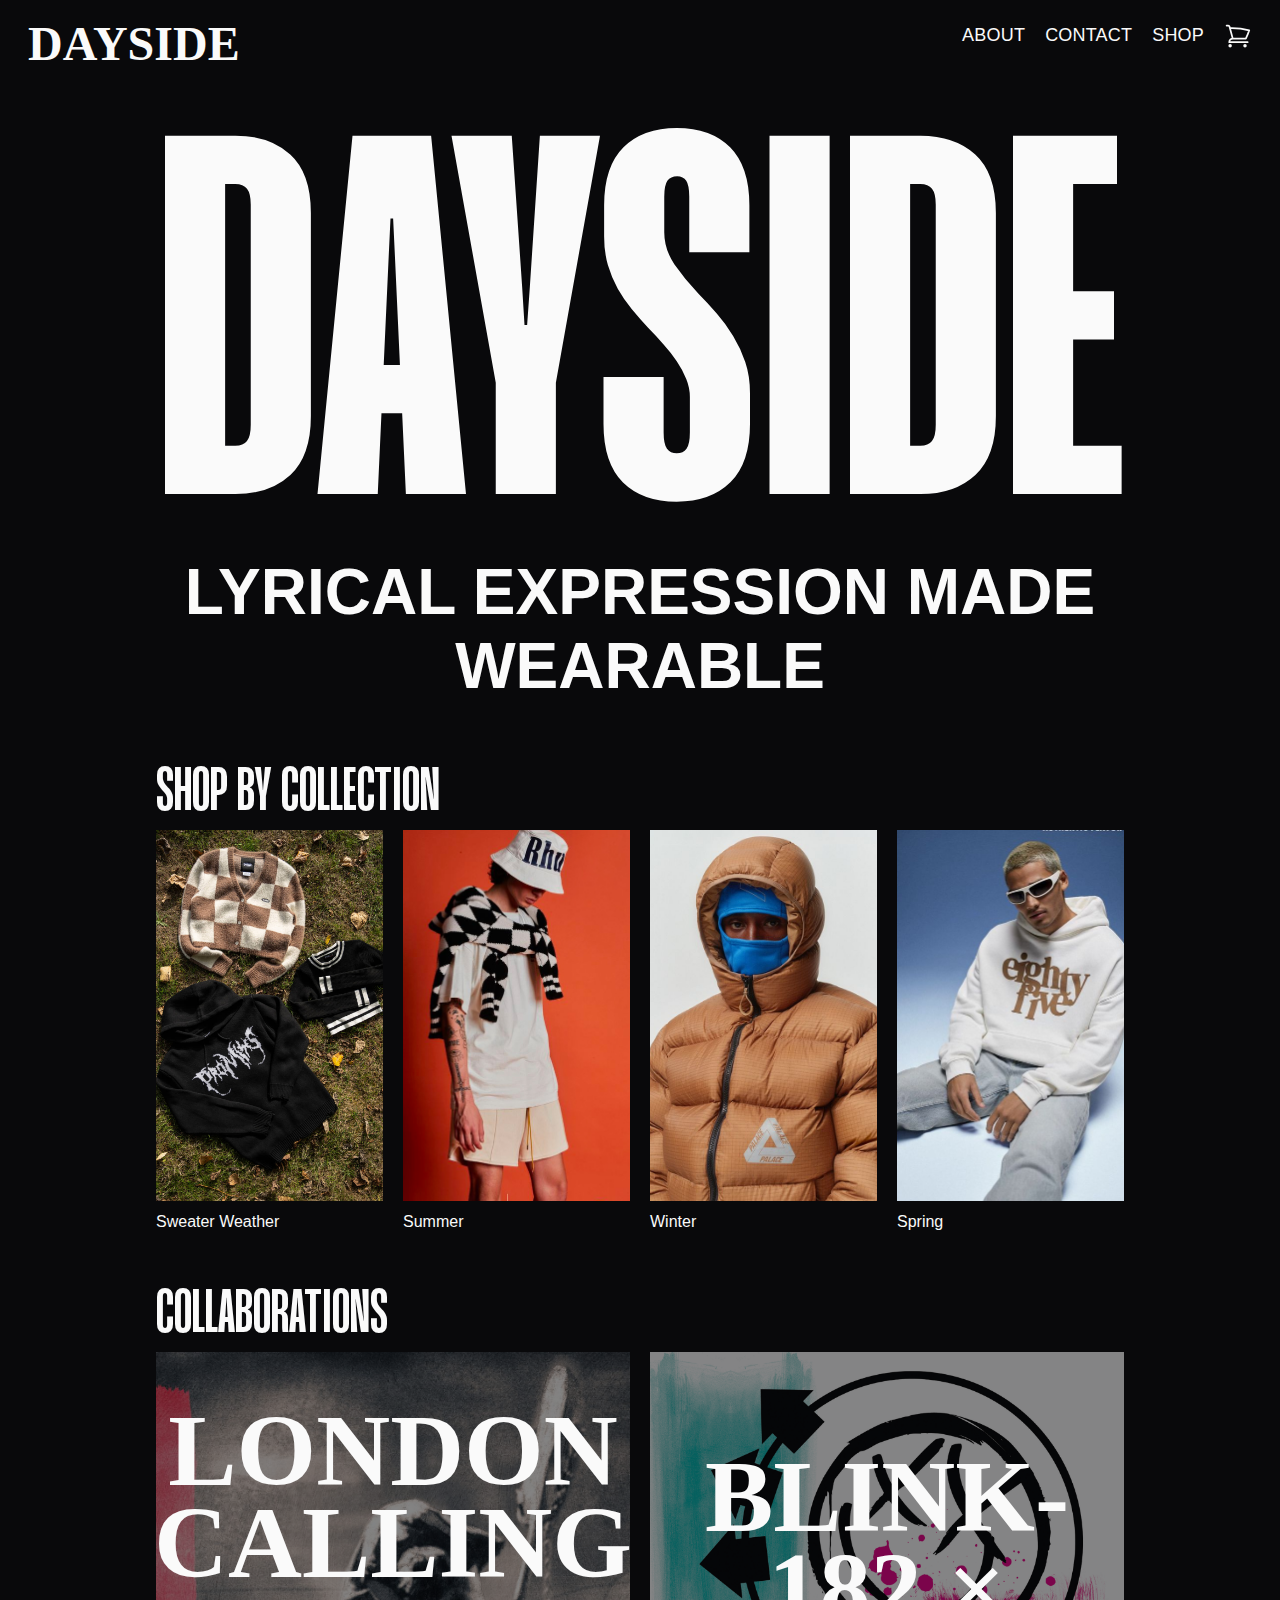
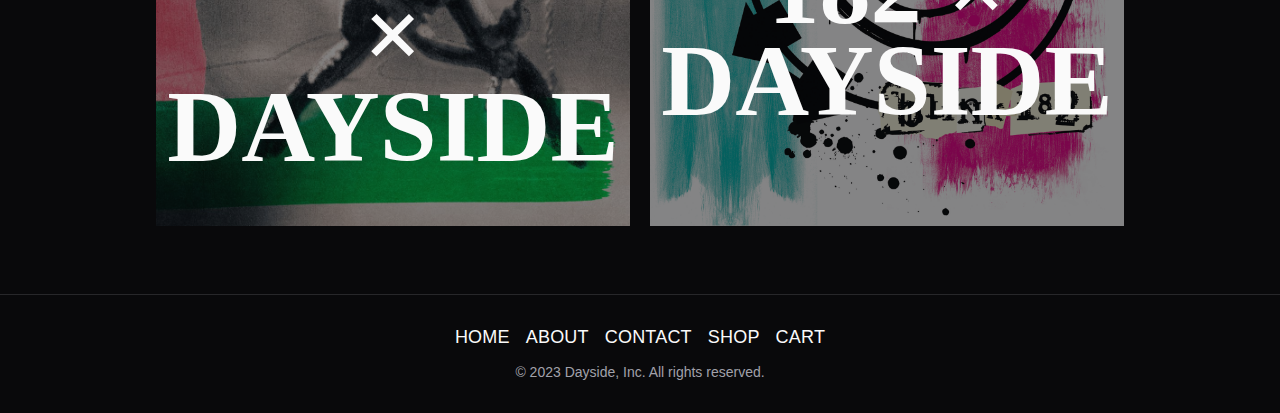
<file: index.html>
<!DOCTYPE html>
<html lang="en">
  <head>
    <meta charset="UTF-8" />
    <meta name="viewport" content="width=device-width, initial-scale=1.0" />
    <title>Dayside</title>

    <link rel="stylesheet" type="text/css" href="./css/normalize.css" />
    <link rel="stylesheet" type="text/css" href="./css/main.css" />
    <link rel="stylesheet" type="text/css" href="./css/font.css" />
    <link rel="stylesheet" type="text/css" href="./css/pages/landing.css" />
    <link rel="stylesheet" type="text/css" href="./css/navbar.css" />

    <script src="js/nav.js" defer></script>
  </head>
  <body>
    <header class="primary-header flex">
      <span class="justify-start"
        ><a class="logo" href="index.html">Dayside</a></span
      >

      <button class="mobile-nav-toggle" aria-label="navigation"></button>

      <nav>
        <ul data-visible="false" class="primary-nav">
          <li><a href="about.html">About</a></li>
          <li><a href="contact.html">Contact</a></li>
          <li><a href="shop.html">Shop</a></li>
          <li>
            <a href="cart.html" aria-label="Cart"
              ><svg
                xmlns="http://www.w3.org/2000/svg"
                fill="none"
                viewBox="0 0 24 24"
                stroke-width="1.5"
                stroke="currentColor"
                class="w-6 h-6"
              >
                <path
                  stroke-linecap="round"
                  stroke-linejoin="round"
                  d="M2.25 3h1.386c.51 0 .955.343 1.087.835l.383 1.437M7.5 14.25a3 3 0 00-3 3h15.75m-12.75-3h11.218c1.121-2.3 2.1-4.684 2.924-7.138a60.114 60.114 0 00-16.536-1.84M7.5 14.25L5.106 5.272M6 20.25a.75.75 0 11-1.5 0 .75.75 0 011.5 0zm12.75 0a.75.75 0 11-1.5 0 .75.75 0 011.5 0z"
                />
              </svg>
            </a>
          </li>
        </ul>
      </nav>
    </header>

    <main>
      <div class="hero">
        <h1 class="large-title">Dayside</h1>
        <span class="small-header">Lyrical expression made wearable</span>
      </div>

      <section class="collections">
        <h2 class="title-2">Shop by collection</h2>

        <div class="collection-grid">
          <a href="shop.html">
            <figure class="collection-item">
              <img src="img/sweaters.jpg" alt="" />
              <figcaption>Sweater Weather</figcaption>
            </figure>
          </a>

          <a href="shop.html">
            <figure class="collection-item">
              <img src="img/summer.jpg" alt="" />
              <figcaption>Summer</figcaption>
            </figure>
          </a>

          <a href="shop.html">
            <figure class="collection-item">
              <img src="img/product3.jpeg" alt="" />
              <figcaption>Winter</figcaption>
            </figure>
          </a>

          <a href="shop.html">
            <figure class="collection-item">
              <img src="img/product2.jpeg" alt="" />
              <figcaption>Spring</figcaption>
            </figure>
          </a>
        </div>
      </section>

      <section class="collaborations">
        <h2 class="title-2">Collaborations</h2>
        <div class="collab-grid">
          <div class="collab-photo">
            <a href="shop.html">
              <img
                src="img/LondonCalling.jpeg"
                alt="The Clash, London Calling, Album cover "
              />
              <div class="photo-text">London Calling × Dayside</div></a
            >
          </div>

          <div class="collab-photo">
            <a href="shop.html">
              <img
                src="img/blink.jpg"
                alt="Blink-182,self-titled Album, Album cover "
              />

              <div class="photo-text">Blink-182 × Dayside</div></a
            >
          </div>
        </div>
      </section>
    </main>
    <footer>
      <nav class="links">
        <a href="./index.html">Home</a>
        <a href="./about.html">About</a>
        <a href="./contact.html">Contact</a>
        <a href="./shop.html">Shop</a>
        <a href="./cart.html">Cart</a>
      </nav>
      <div class="socials"></div>
      <small>© 2023 Dayside, Inc. All rights reserved.</small>
    </footer>
  </body>
</html>
</file>
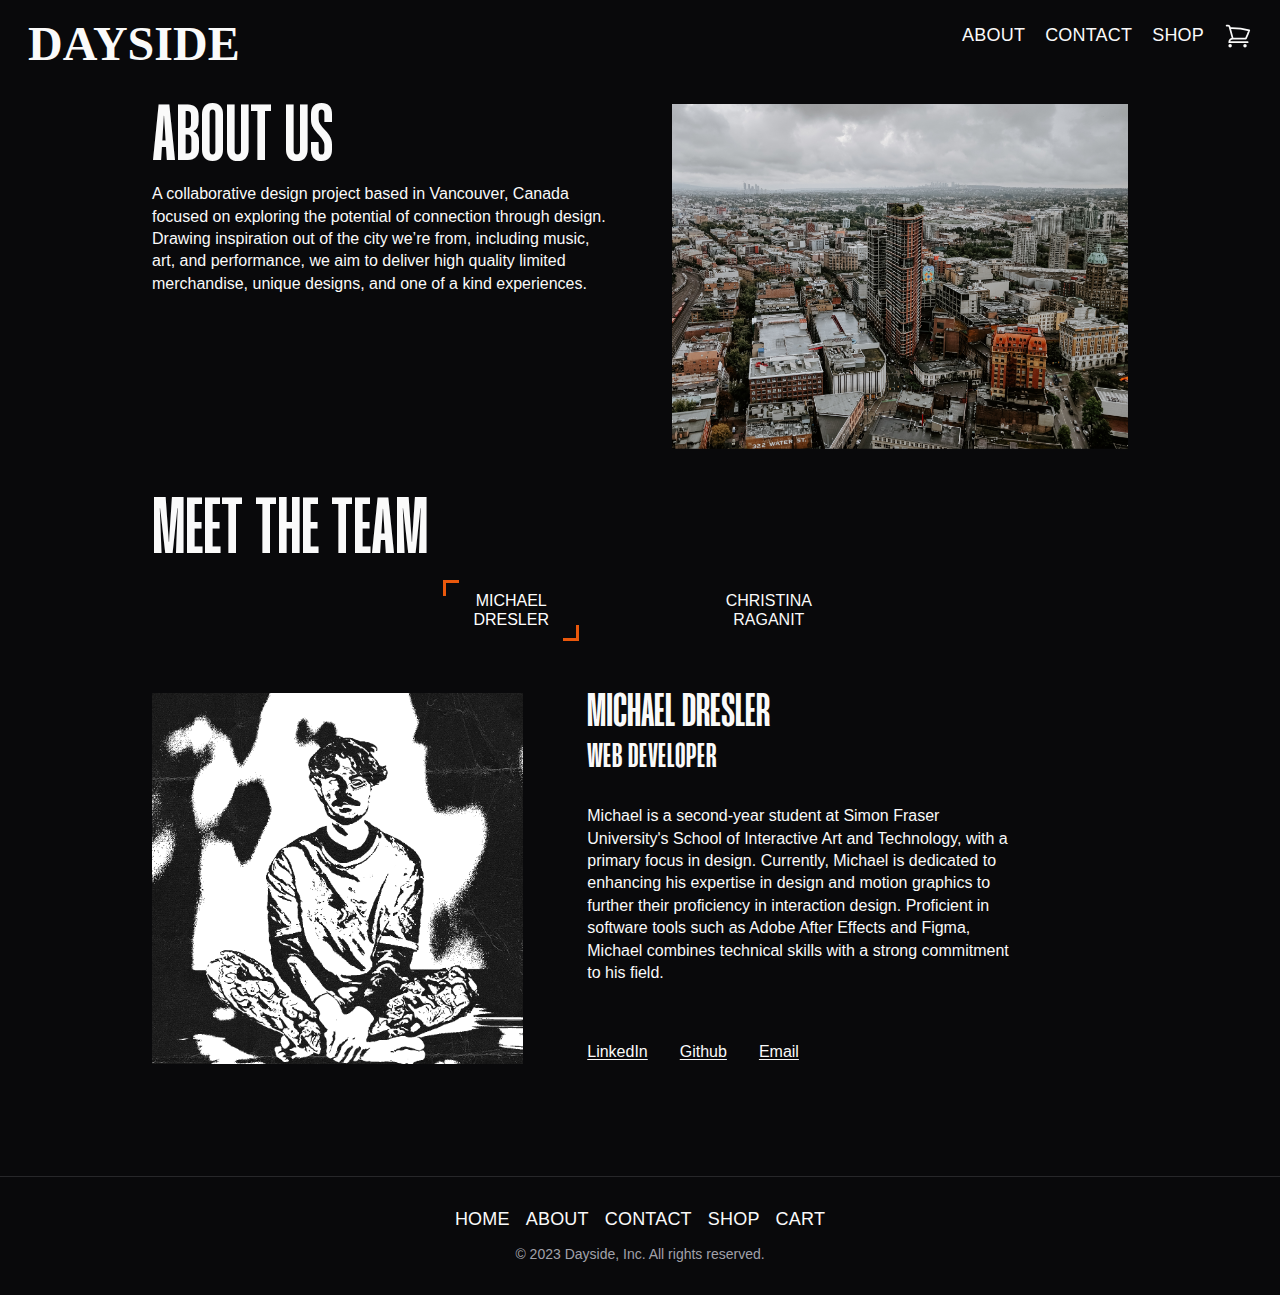
<file: about.html>
<!DOCTYPE html>
<html lang="en">
  <head>
    <meta charset="UTF-8" />
    <meta name="viewport" content="width=device-width, initial-scale=1.0" />
    <title>About</title>

    <link rel="stylesheet" type="text/css" href="./css/normalize.css" />
    <link rel="stylesheet" type="text/css" href="./css/main.css" />
    <link rel="stylesheet" type="text/css" href="./css/font.css" />
    <link rel="stylesheet" type="text/css" href="./css/pages/about.css" />
    <link rel="stylesheet" type="text/css" href="./css/navbar.css" />

    <script src="./js/nav.js" defer></script>
    <script src="./js/about.js" defer></script>
  </head>
  <body>
    <header class="primary-header flex">
      <span class="justify-start"
        ><a class="logo" href="index.html">Dayside</a></span
      >

      <button class="mobile-nav-toggle" aria-label="navigation"></button>
   

      <nav>
        <ul data-visible="false" class="primary-nav">
          <li><a href="about.html">About</a></li>
          <li><a href="contact.html">Contact</a></li>
          <li><a href="shop.html">Shop</a></li>
          <li>
            <a href="cart.html"
              ><svg
                xmlns="http://www.w3.org/2000/svg"
                fill="none"
                viewBox="0 0 24 24"
                stroke-width="1.5"
                stroke="currentColor"
                class="w-6 h-6"
              >
                <path
                  stroke-linecap="round"
                  stroke-linejoin="round"
                  d="M2.25 3h1.386c.51 0 .955.343 1.087.835l.383 1.437M7.5 14.25a3 3 0 00-3 3h15.75m-12.75-3h11.218c1.121-2.3 2.1-4.684 2.924-7.138a60.114 60.114 0 00-16.536-1.84M7.5 14.25L5.106 5.272M6 20.25a.75.75 0 11-1.5 0 .75.75 0 011.5 0zm12.75 0a.75.75 0 11-1.5 0 .75.75 0 011.5 0z"
                />
              </svg>
            </a>
          </li>
        </ul>
      </nav>
    </header>

    <main>
      <section class="about">
        <div class="content">
          <h1 class="title-1">About us</h1>
          <p>
            A collaborative design project based in Vancouver, Canada focused on
            exploring the potential of connection through design. Drawing
            inspiration out of the city we’re from, including music, art, and
            performance, we aim to deliver high quality limited merchandise,
            unique designs, and one of a kind experiences.
          </p>
        </div>
        <div class="about-photo">
          <img
            width="871"
            height="654"
            src="img/gastown.jpg"
            srcset="
              img/gastown-1741.png 1741w,
              img/gastown-870.png   870w,
              img/gastown.jpg      3482w
            "
            alt="Picture of Gastown, Vancouver"
          />
        </div>
      </section>

      <section class="team">
        <div>
          <h2 class="title-1">Meet the Team</h2>
        </div>

        <div id="buttons" class="dev-buttons">
          <a class="button-name active" id="btn-michael" tabindex="0"></button>
            <span>Michael</span><span>Dresler</span>
            <div class="is tl"></div> 
            <div class="is br"></div>
          </a>
          <a class="button-name" id="btn-christina" tabindex="0">
            <span>Christina</span><span>Raganit</span>
            <div class="is tl"></div>
            <div class="is br"></div>
          </a>
        </div>
        <div class="dev-container">
          <div class="developer" id="michael-bio">
            <div class="dev-name">
              <h3 class="title-3">
                <span>Michael Dresler</span>
              </h3>
              <span class="title-4">Web developer</span>
            </div>
            <div class="dev-photo">
              <img
                src="img/Michael.png"
                width="540"
                height="847"
                srcset="img/Michael.png 1080w, img/Michael500.png 540w"
                alt="Picture of Michael"
              />
            </div>

            <div class="dev-bio">
              <p>
                Michael is a second-year student at Simon Fraser University's
                School of Interactive Art and Technology, with a primary focus
                in design. Currently, Michael is dedicated to enhancing his
                expertise in design and motion graphics to further their
                proficiency in interaction design. Proficient in software tools
                such as Adobe After Effects and Figma, Michael combines
                technical skills with a strong commitment to his field.
              </p>
            </div>

            <div class="dev-contact">
              <ul>
                <li>
                  <a
                    href="https://www.linkedin.com/in/michael-dresler-610146200/"
                    >LinkedIn</a
                  >
                </li>
                <li><a href="https://github.com/michaeldresler">Github</a></li>
                <li><a href="mailto:michaeldresler@hotmail.com">Email</a></li>
              </ul>
            </div>
          </div>

          <div class="developer hide" id="christina-bio">
            <div class="dev-name">
              <h3 class="title-3">
                <span>Christina Raganit</span>
              </h3>
              <span class="title-4">Web developer</span>
            </div>
            <div class="dev-photo">
              <img
                src="img/christina.png"
                width="825"
                height="817"
                srcset="img/christina.png 1649w, img/christina800.png 825w"
                alt="Picture of Christina"
              />
            </div>

            <div class="dev-bio">
              <p>
                A second-year student at Simon Fraser University's School of
                Interactive Art and Technology, Christina is immersed in the
                realm of design. Her concentration lies in design and she is
                committed to expanding her expertise in these areas. Proficient
                in software tools photoshop, Figma, VS Code and more. Notably,
                Christina is distinguished by her competitive spirit,
                consistently striving to clinch victories in hackathons, a
                testament to her unwavering determination and commitment to
                success.
              </p>
            </div>

            <div class="dev-contact">
              <ul>
                <li>
                  <a href="https://www.linkedin.com/in/christinaraganit/"
                    >LinkedIn</a
                  >
                </li>
                <li>
                  <a href="https://github.com/christinaraganit">Github</a>
                </li>
                <li><a href="mailto:christinaraganit@gmail.com">Email</a></li>
              </ul>
            </div>
          </div>
          <noscript>
            <div class="developer no-script">
              <div class="dev-name">
                <h2 class="title-1">
                  <span>Christina</span>
                  <span>Raganit</span>
                </h2>
                <span class="title-4">web developer</span>
              </div>
              <div class="dev-photo">
                <img
                  src="img/christina.png"
                  width="825"
                  height="817"
                  srcset="img/christina.png 1649w, img/christina800.png 825w"
                  alt="Picture of Christina"
                />
              </div>

              <div class="dev-bio">
                <p>
                  A second-year student at Simon Fraser University's School of
                  Interactive Art and Technology, Christina is immersed in the
                  realm of design. Her concentration lies in design and she is
                  committed to expanding her expertise in these areas.
                  Proficient in software tools photoshop, Figma, VS Code and
                  more. Notably, Christina is distinguished by her competitive
                  spirit, consistently striving to clinch victories in
                  hackathons, a testament to her unwavering determination and
                  commitment to success.
                </p>
              </div>

              <div class="dev-contact">
                <ul>
                  <li>
                    <a href="https://www.linkedin.com/in/christinaraganit/"
                      >LinkedIn</a
                    >
                  </li>
                  <li>
                    <a href="https://github.com/christinaraganit">Github</a>
                  </li>
                  <li><a href="mailto:christinaraganit@gmail.com">Email</a></li>
                </ul>
              </div>
            </div>
          </noscript>
        </div>
      </section>
    </main>
    <footer>
      <nav class="links">
        <a href="./index.html">Home</a>
        <a href="./about.html">About</a>
        <a href="./contact.html">Contact</a>
        <a href="./shop.html">Shop</a>
        <a href="./cart.html">Cart</a>
      </nav>
      <div class="socials"></div>
      <small>© 2023 Dayside, Inc. All rights reserved.</small>
    </footer>
  </body>
</html>
</file>
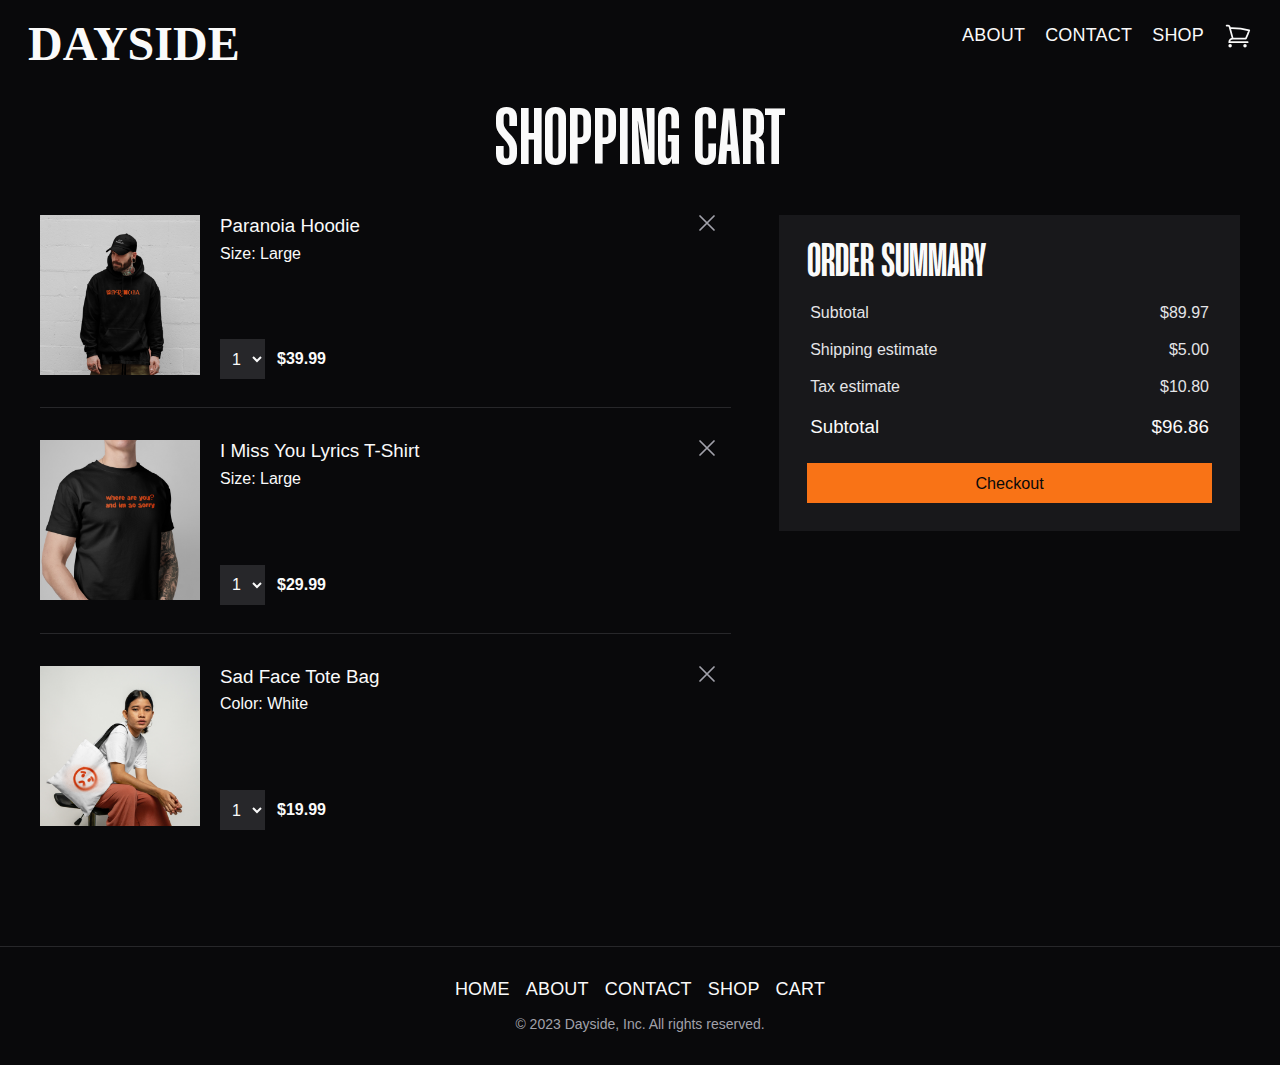
<file: cart.html>
<!DOCTYPE html>
<html lang="en">
  <head>
    <meta charset="UTF-8" />
    <meta name="viewport" content="width=device-width, initial-scale=1.0" />
    <title>Shopping Cart</title>

    <link rel="stylesheet" type="text/css" href="./css/normalize.css" />
    <link rel="stylesheet" type="text/css" href="./css/main.css" />
    <link rel="stylesheet" type="text/css" href="./css/font.css" />
    <link rel="stylesheet" type="text/css" href="./css/pages/cart.css" />
    <link
      rel="stylesheet"
      type="text/css"
      href="./css/components/product.css"
    />
    <link rel="stylesheet" type="text/css" href="./css/navbar.css" />
    <script src="./js/nav.js" defer></script>
  </head>

  <body>
    <header class="primary-header flex">
      <span class="justify-start"
        ><a class="logo" href="index.html">Dayside</a></span
      >

      <button class="mobile-nav-toggle" aria-label="navigation"></button>

      <nav>
        <ul data-visible="false" class="primary-nav">
          <li><a href="about.html">About</a></li>
          <li><a href="contact.html">Contact</a></li>
          <li><a href="shop.html">Shop</a></li>
          <li>
            <a href="cart.html" aria-label="Cart"
              ><svg
                xmlns="http://www.w3.org/2000/svg"
                fill="none"
                viewBox="0 0 24 24"
                stroke-width="1.5"
                stroke="currentColor"
                class="w-6 h-6"
              >
                <path
                  stroke-linecap="round"
                  stroke-linejoin="round"
                  d="M2.25 3h1.386c.51 0 .955.343 1.087.835l.383 1.437M7.5 14.25a3 3 0 00-3 3h15.75m-12.75-3h11.218c1.121-2.3 2.1-4.684 2.924-7.138a60.114 60.114 0 00-16.536-1.84M7.5 14.25L5.106 5.272M6 20.25a.75.75 0 11-1.5 0 .75.75 0 011.5 0zm12.75 0a.75.75 0 11-1.5 0 .75.75 0 011.5 0z"
                />
              </svg>
            </a>
          </li>
        </ul>
      </nav>
    </header>

    <main>
      <h1 class="title-1">Shopping Cart</h1>
      <section id="content">
        <section id="order-summary">
          <h2 class="title-3">Order summary</h2>

          <table>
            <tr>
              <td>Subtotal</td>
              <td>$89.97</td>
            </tr>
            <tr>
              <td>Shipping estimate</td>
              <td>$5.00</td>
            </tr>
            <tr>
              <td>Tax estimate</td>
              <td>$10.80</td>
            </tr>
            <tr>
              <td class="headline">Subtotal</td>
              <td class="headline">$96.86</td>
            </tr>
          </table>
          <a href="checkout.html" class="primary">Checkout</a>
        </section>

        <section id="products">
          <section class="product">
            <div class="product-img">
              <img
                src="img/paranoia-hoodie.png"
                alt="Paranoia Hoodie"
                height="1080"
                width="1080"
              />
            </div>

            <div class="product-info">
              <div class="product-details">
                <div>
                  <h3 class="headline">Paranoia Hoodie</h3>
                  <span>Size: Large</span>
                </div>
                <div class="price-qty-info">
                  <select class="number-dropdown" aria-label="Quantity">
                    <option value="1">1</option>
                    <option value="2">2</option>
                    <option value="3">3</option>
                    <option value="3">4</option>
                  </select>
                  <strong>$39.99</strong>
                </div>
              </div>
              <button class="icon-button tertiary" aria-label="Close">
                <svg
                  xmlns="http://www.w3.org/2000/svg"
                  fill="none"
                  viewBox="0 0 24 24"
                  stroke-width="1.5"
                  stroke="currentColor"
                >
                  <path
                    stroke-linecap="round"
                    stroke-linejoin="round"
                    d="M6 18L18 6M6 6l12 12"
                  />
                </svg>
              </button>
            </div>
          </section>

          <section class="product">
            <div class="product-img">
              <img
                src="img/i-miss-you-lyrics-shirt.png"
                alt="I Miss You Lyrics T-Shirt"
                height="1080"
                width="1080"
              />
            </div>

            <div class="product-info">
              <div class="product-details">
                <div>
                  <h3 class="headline">I Miss You Lyrics T-Shirt</h3>
                  <span>Size: Large</span>
                </div>
                <div class="price-qty-info">
                  <select class="number-dropdown" aria-label="Quantity">
                    <option value="1">1</option>
                    <option value="2">2</option>
                    <option value="3">3</option>
                    <option value="3">4</option>
                  </select>
                  <strong>$29.99</strong>
                </div>
              </div>
              <button class="icon-button tertiary" aria-label="Close">
                <svg
                  xmlns="http://www.w3.org/2000/svg"
                  fill="none"
                  viewBox="0 0 24 24"
                  stroke-width="1.5"
                  stroke="currentColor"
                >
                  <path
                    stroke-linecap="round"
                    stroke-linejoin="round"
                    d="M6 18L18 6M6 6l12 12"
                  />
                </svg>
              </button>
            </div>
          </section>

          <section class="product">
            <div class="product-img">
              <img
                src="img/sad-face-tote-bag.png"
                alt="Sad Face Tote Bag"
                height="1080"
                width="1080"
              />
            </div>

            <div class="product-info">
              <div class="product-details">
                <div>
                  <h3 class="headline">Sad Face Tote Bag</h3>
                  <span>Color: White</span>
                </div>
                <div class="price-qty-info">
                  <select class="number-dropdown" aria-label="Quantity">
                    <option value="1">1</option>
                    <option value="2">2</option>
                    <option value="3">3</option>
                    <option value="3">4</option>
                  </select>
                  <strong>$19.99</strong>
                </div>
              </div>
              <button class="icon-button tertiary" aria-label="Close">
                <svg
                  xmlns="http://www.w3.org/2000/svg"
                  fill="none"
                  viewBox="0 0 24 24"
                  stroke-width="1.5"
                  stroke="currentColor"
                >
                  <path
                    stroke-linecap="round"
                    stroke-linejoin="round"
                    d="M6 18L18 6M6 6l12 12"
                  />
                </svg>
              </button>
            </div>
          </section>
        </section>
      </section>
    </main>
    <footer>
      <nav class="links">
        <a href="./index.html">Home</a>
        <a href="./about.html">About</a>
        <a href="./contact.html">Contact</a>
        <a href="./shop.html">Shop</a>
        <a href="./cart.html">Cart</a>
      </nav>
      <div class="socials"></div>
      <small>© 2023 Dayside, Inc. All rights reserved.</small>
    </footer>
  </body>
</html>
</file>
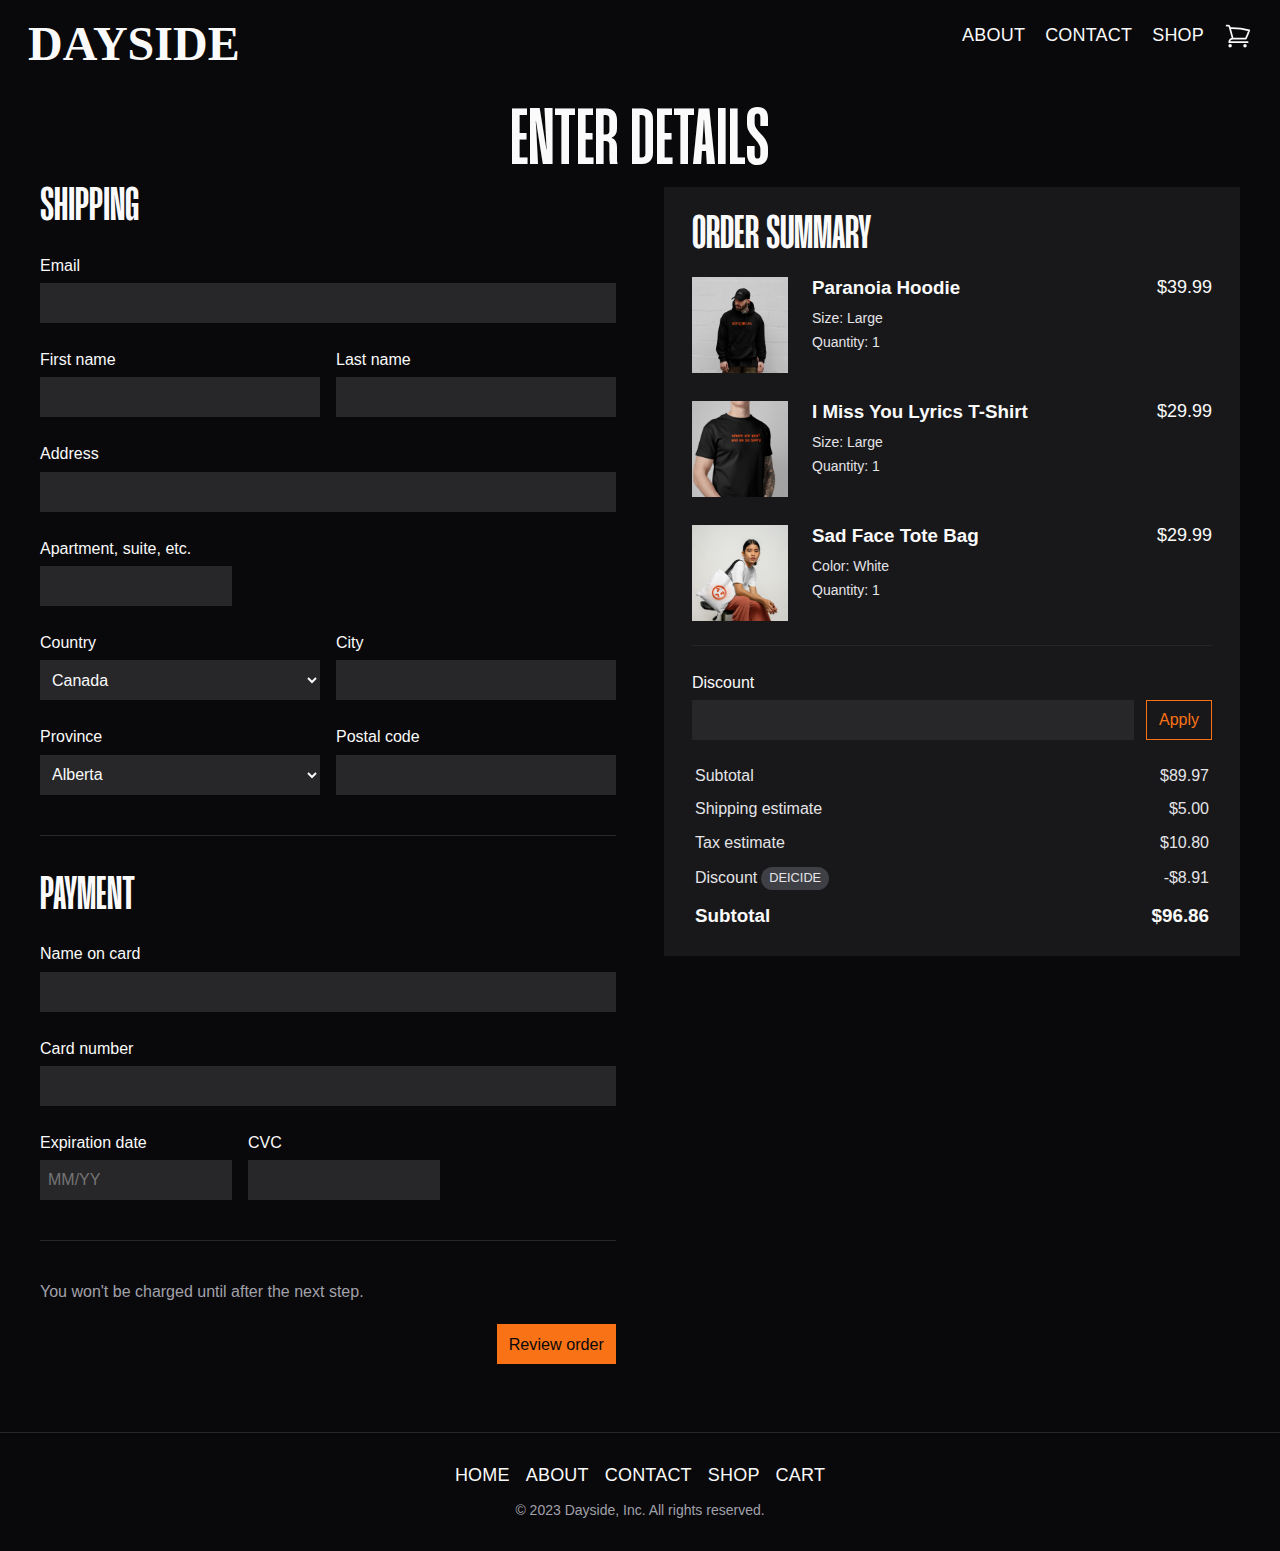
<file: checkout.html>
<!DOCTYPE html>
<html lang="en">
  <head>
    <meta charset="UTF-8" />
    <meta name="viewport" content="width=device-width, initial-scale=1.0" />
    <title>Checkout</title>

    <link rel="stylesheet" type="text/css" href="./css/normalize.css" />
    <link rel="stylesheet" type="text/css" href="./css/main.css" />
    <link rel="stylesheet" type="text/css" href="./css/font.css" />
    <link rel="stylesheet" type="text/css" href="./css/pages/checkout2.css" />
    <link rel="stylesheet" type="text/css" href="./css/navbar.css" />
    <script src="./js/nav.js" defer></script>
  </head>

  <body>
    <header class="primary-header flex">
      <span class="justify-start"
        ><a class="logo" href="index.html">Dayside</a></span
      >

      <button class="mobile-nav-toggle" aria-label="navigation"></button>

      <nav>
        <ul data-visible="false" class="primary-nav">
          <li><a href="about.html">About</a></li>
          <li><a href="contact.html">Contact</a></li>
          <li><a href="shop.html">Shop</a></li>
          <li>
            <a href="cart.html" aria-label="Cart">
              <svg
                xmlns="http://www.w3.org/2000/svg"
                fill="none"
                viewBox="0 0 24 24"
                stroke-width="1.5"
                stroke="currentColor"
              >
                <path
                  stroke-linecap="round"
                  stroke-linejoin="round"
                  d="M2.25 3h1.386c.51 0 .955.343 1.087.835l.383 1.437M7.5 14.25a3 3 0 00-3 3h15.75m-12.75-3h11.218c1.121-2.3 2.1-4.684 2.924-7.138a60.114 60.114 0 00-16.536-1.84M7.5 14.25L5.106 5.272M6 20.25a.75.75 0 11-1.5 0 .75.75 0 011.5 0zm12.75 0a.75.75 0 11-1.5 0 .75.75 0 011.5 0z"
                />
              </svg>
            </a>
          </li>
        </ul>
      </nav>
    </header>

    <main>
      <h1 class="title-1">Enter details</h1>
      <section id="content">
        <section id="forms">
          <section class="form-group" id="shipping">
            <h2 class="title-3">Shipping</h2>
            <div class="input">
              <label for="email">Email</label>
              <input type="text" name="email" id="email" />
            </div>
            <div class="input-group-2-col">
              <div class="input">
                <label for="fname">First name</label>
                <input type="text" name="fname" id="fname" />
              </div>
              <div class="input">
                <label for="lname">Last name</label>
                <input type="text" name="lname" id="lname" />
              </div>
            </div>
            <div class="input">
              <label for="address">Address</label>
              <input type="text" name="address" id="address" />
            </div>
            <div class="input-group-3-col">
              <div class="input">
                <label for="apartment">Apartment, suite, etc.</label>
                <input type="text" name="apartment" id="apartment" />
              </div>
            </div>
            <div class="input-group-2-col">
              <div class="input">
                <label for="country">Country</label>
                <select id="country" name="country">
                  <option value="canada">Canada</option>
                  <option value="us">United States</option>
                  <option value="mexico">Mexico</option>
                </select>
              </div>
              <div class="input">
                <label for="city">City</label>
                <input type="text" name="city" id="city" />
              </div>
            </div>
            <div class="input-group-2-col">
              <div class="input">
                <label for="province">Province</label>
                <select id="province" name="province">
                  <option value="alberta">Alberta</option>
                  <option value="british-columbia">British Columbia</option>
                  <option value="manitoba">Manitoba</option>
                  <option value="new-brunswick">New Brunswick</option>
                  <option value="newfoundland-and-labrador">
                    Newfoundland and Labrador
                  </option>
                  <option value="northwest-territories">
                    Northwest Territories
                  </option>
                  <option value="nova-scotia">Nova Scotia</option>
                  <option value="nunavut">Nunavut</option>
                  <option value="ontario">Ontario</option>
                  <option value="prince-edward-island">
                    Prince Edward Island
                  </option>
                  <option value="quebec">Quebec</option>
                  <option value="saskatchewan">Saskatchewan</option>
                  <option value="yukon">Yukon</option>
                </select>
              </div>
              <div class="input">
                <label for="postal-code">Postal code</label>
                <input type="text" name="postal-code" id="postal-code" />
              </div>
            </div>
          </section>
          <section class="form-group" id="payment">
            <h2 class="title-3">Payment</h2>
            <div class="input">
              <label for="name-on-card">Name on card</label>
              <input type="text" name="name-on-card" id="name-on-card" />
            </div>
            <div class="input">
              <label for="card-number">Card number</label>
              <input type="number" name="card-number" id="card-number" />
            </div>
            <div class="input-group-3-col">
              <div class="input">
                <label for="expiration-date">Expiration date</label>
                <input
                  type="number"
                  name="expiration-date"
                  id="expiration-date"
                  placeholder="MM/YY"
                />
              </div>
              <div class="input">
                <label for="cvc">CVC</label>
                <input type="number" name="cvc" id="cvc" />
              </div>
            </div>
          </section>
          <section id="next-step">
            <p class="disclaimer text-tertiary">
              You won't be charged until after the next step.
            </p>
            <a href="review-order.html" class="primary">Review order</a>
          </section>
        </section>
        <section id="order-summary">
          <h2 class="title-3">Order summary</h2>

          <section id="order-products">
            <section class="order-product">
              <img
                src="img/paranoia-hoodie.png"
                width="1080"
                height="1080"
                alt="Paranoia Hoodie"
              />
              <div class="order-product-info">
                <div class="order-product-details">
                  <div class="name-price">
                    <h3 class="headline"><strong>Paranoia Hoodie</strong></h3>
                    <span class="text-lg">$39.99</span>
                  </div>
                  <span class="caption-text">Size: Large</span>
                  <span class="caption-text">Quantity: 1</span>
                </div>
              </div>
            </section>

            <section class="order-product">
              <img
                src="img/i-miss-you-lyrics-shirt.png"
                width="1080"
                height="1080"
                alt="I Miss You Lyrics T-Shirt"
              />
              <div class="order-product-info">
                <div class="order-product-details">
                  <div class="name-price">
                    <h3 class="headline">
                      <strong>I Miss You Lyrics T-Shirt</strong>
                    </h3>
                    <span class="text-lg">$29.99</span>
                  </div>
                  <span class="caption-text">Size: Large</span>
                  <span class="caption-text">Quantity: 1</span>
                </div>
              </div>
            </section>

            <section class="order-product">
              <img
                src="img/sad-face-tote-bag.png"
                width="1080"
                height="1080"
                alt="Sad Face Tote Bag"
              />
              <div class="order-product-info">
                <div class="order-product-details">
                  <div class="name-price">
                    <h3 class="headline">
                      <strong>Sad Face Tote Bag</strong>
                    </h3>
                    <span class="text-lg">$29.99</span>
                  </div>
                  <span class="caption-text">Color: White</span>
                  <span class="caption-text">Quantity: 1</span>
                </div>
              </div>
            </section>
          </section>

          <section id="order-total">
            <div class="input-with-button">
              <label for="discount">Discount</label>
              <div class="input-and-button">
                <input type="text" name="discount" id="discount" />
                <button class="secondary">Apply</button>
              </div>
            </div>

            <table>
              <tr>
                <td>Subtotal</td>
                <td>$89.97</td>
              </tr>
              <tr>
                <td>Shipping estimate</td>
                <td>$5.00</td>
              </tr>
              <tr>
                <td>Tax estimate</td>
                <td>$10.80</td>
              </tr>
              <tr>
                <td class="td-flex">
                  Discount <span class="chip">Deicide</span>
                </td>
                <td>-$8.91</td>
              </tr>
              <tr>
                <td class="headline"><strong>Subtotal</strong></td>
                <td class="headline"><strong>$96.86</strong></td>
              </tr>
            </table>
          </section>

          <section id="next-step-desktop">
            <p class="disclaimer text-tertiary">
              You won't be charged until after the next step.
            </p>
            <a href="review-order.html" class="primary">Review order</a>
          </section>
        </section>
      </section>
    </main>
    <footer>
      <nav class="links">
        <a href="./index.html">Home</a>
        <a href="./about.html">About</a>
        <a href="./contact.html">Contact</a>
        <a href="./shop.html">Shop</a>
        <a href="./cart.html">Cart</a>
      </nav>
      <div class="socials"></div>
      <small>© 2023 Dayside, Inc. All rights reserved.</small>
    </footer>
  </body>
</html>
</file>
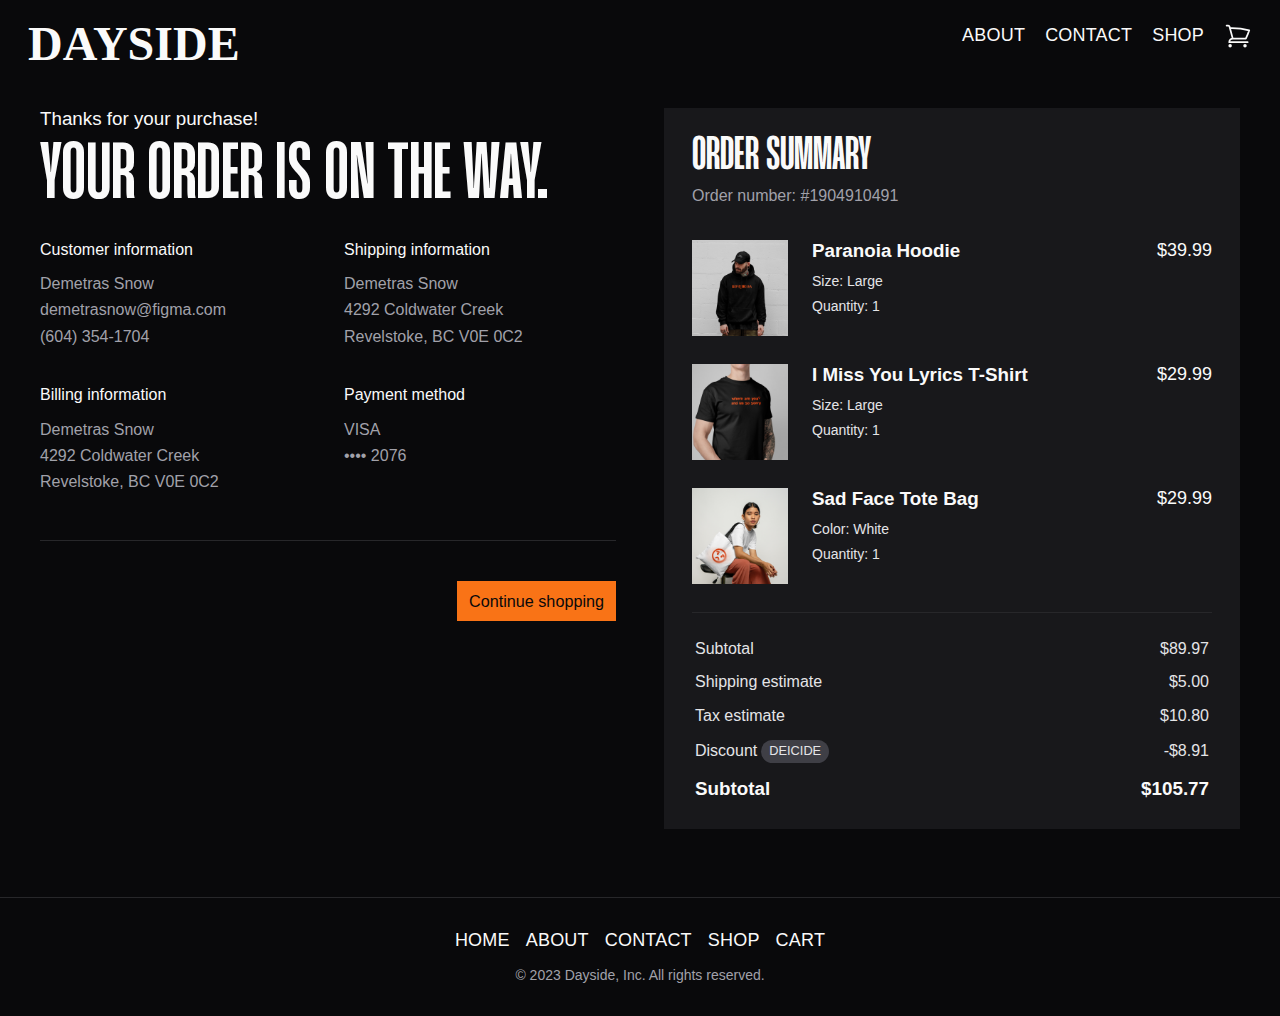
<file: confirmation.html>
<!DOCTYPE html>
<html lang="en">
  <head>
    <meta charset="UTF-8" />
    <meta name="viewport" content="width=device-width, initial-scale=1.0" />
    <title>Purchase Completed</title>

    <link rel="stylesheet" type="text/css" href="./css/normalize.css" />
    <link rel="stylesheet" type="text/css" href="./css/main.css" />
    <link rel="stylesheet" type="text/css" href="./css/font.css" />
    <link rel="stylesheet" type="text/css" href="./css/pages/checkout2.css" />
    <link
      rel="stylesheet"
      type="text/css"
      href="./css/pages/confirmation.css"
    />
    <link rel="stylesheet" type="text/css" href="./css/navbar.css" />
    <script src="./js/nav.js" defer></script>
  </head>

  <body>
    <header class="primary-header flex">
      <span class="justify-start"
        ><a class="logo" href="index.html">Dayside</a></span
      >

      <button class="mobile-nav-toggle" aria-label="navigation"></button>

      <nav>
        <ul data-visible="false" class="primary-nav">
          <li><a href="about.html">About</a></li>
          <li><a href="contact.html">Contact</a></li>
          <li><a href="shop.html">Shop</a></li>
          <li>
            <a href="cart.html" aria-label="Cart">
              <svg
                xmlns="http://www.w3.org/2000/svg"
                fill="none"
                viewBox="0 0 24 24"
                stroke-width="1.5"
                stroke="currentColor"
                class="w-6 h-6"
              >
                <path
                  stroke-linecap="round"
                  stroke-linejoin="round"
                  d="M2.25 3h1.386c.51 0 .955.343 1.087.835l.383 1.437M7.5 14.25a3 3 0 00-3 3h15.75m-12.75-3h11.218c1.121-2.3 2.1-4.684 2.924-7.138a60.114 60.114 0 00-16.536-1.84M7.5 14.25L5.106 5.272M6 20.25a.75.75 0 11-1.5 0 .75.75 0 011.5 0zm12.75 0a.75.75 0 11-1.5 0 .75.75 0 011.5 0z"
                />
              </svg>
            </a>
          </li>
        </ul>
      </nav>
    </header>

    <main id="confirmation">
      <section id="content">
        <section id="order-info">
          <h1>
            <span class="headline">Thanks for your purchase!</span>
            <span class="title-1">Your order is on the way.</span>
          </h1>
          <section id="customer-info">
            <div class="customer-detail">
              <h2 class="text-base headline">Customer information</h2>
              <span>Demetras Snow</span>
              <span>demetrasnow@figma.com</span>
              <span>(604) 354-1704</span>
            </div>
            <div class="customer-detail">
              <h2 class="text-base headline">Shipping information</h2>
              <span>Demetras Snow</span>
              <span>4292 Coldwater Creek</span>
              <span>Revelstoke, BC V0E 0C2</span>
            </div>
            <div class="customer-detail">
              <h2 class="text-base headline">Billing information</h2>
              <span>Demetras Snow</span>
              <span>4292 Coldwater Creek</span>
              <span>Revelstoke, BC V0E 0C2</span>
            </div>
            <div class="customer-detail">
              <h2 class="text-base headline">Payment method</h2>
              <span>VISA</span>
              <span>•••• 2076</span>
            </div>
          </section>
          <section id="next-step">
            <a href="shop.html" class="primary">Continue shopping</a>
          </section>
        </section>
        <section id="order-summary">
          <h2 class="title-3">Order summary</h2>
          <p class="text-tertiary">Order number: #1904910491</p>
          <section id="order-products">
            <section class="order-product">
              <img
                src="img/paranoia-hoodie.png"
                width="1080"
                height="1080"
                alt="Paranoia Hoodie"
              />
              <div class="order-product-info">
                <div class="order-product-details">
                  <div class="name-price">
                    <h3 class="headline"><strong>Paranoia Hoodie</strong></h3>
                    <span class="text-lg">$39.99</span>
                  </div>
                  <span class="caption-text">Size: Large</span>
                  <span class="caption-text">Quantity: 1</span>
                </div>
              </div>
            </section>

            <section class="order-product">
              <img
                src="img/i-miss-you-lyrics-shirt.png"
                width="1080"
                height="1080"
                alt="I Miss You Lyrics T-Shirt"
              />
              <div class="order-product-info">
                <div class="order-product-details">
                  <div class="name-price">
                    <h3 class="headline">
                      <strong>I Miss You Lyrics T-Shirt</strong>
                    </h3>
                    <span class="text-lg">$29.99</span>
                  </div>
                  <span class="caption-text">Size: Large</span>
                  <span class="caption-text">Quantity: 1</span>
                </div>
              </div>
            </section>

            <section class="order-product">
              <img
                src="img/sad-face-tote-bag.png"
                width="1080"
                height="1080"
                alt="Sad Face Tote Bag"
              />
              <div class="order-product-info">
                <div class="order-product-details">
                  <div class="name-price">
                    <h3 class="headline">
                      <strong>Sad Face Tote Bag</strong>
                    </h3>
                    <span class="text-lg">$29.99</span>
                  </div>
                  <span class="caption-text">Color: White</span>
                  <span class="caption-text">Quantity: 1</span>
                </div>
              </div>
            </section>
          </section>

          <section id="order-total">
            <table>
              <tr>
                <td>Subtotal</td>
                <td>$89.97</td>
              </tr>
              <tr>
                <td>Shipping estimate</td>
                <td>$5.00</td>
              </tr>
              <tr>
                <td>Tax estimate</td>
                <td>$10.80</td>
              </tr>
              <tr>
                <td class="td-flex">
                  Discount <span class="chip">Deicide</span>
                </td>
                <td>-$8.91</td>
              </tr>
              <tr>
                <td class="headline"><strong>Subtotal</strong></td>
                <td class="headline"><strong>$105.77</strong></td>
              </tr>
            </table>
          </section>

          <section id="next-step-desktop">
            <a href="shop.html" class="primary">Continue shopping</a>
          </section>
        </section>
      </section>
    </main>

    <footer>
      <nav class="links">
        <a href="./index.html">Home</a>
        <a href="./about.html">About</a>
        <a href="./contact.html">Contact</a>
        <a href="./shop.html">Shop</a>
        <a href="./cart.html">Cart</a>
      </nav>
      <div class="socials"></div>
      <small>© 2023 Dayside, Inc. All rights reserved.</small>
    </footer>
  </body>
</html>
</file>
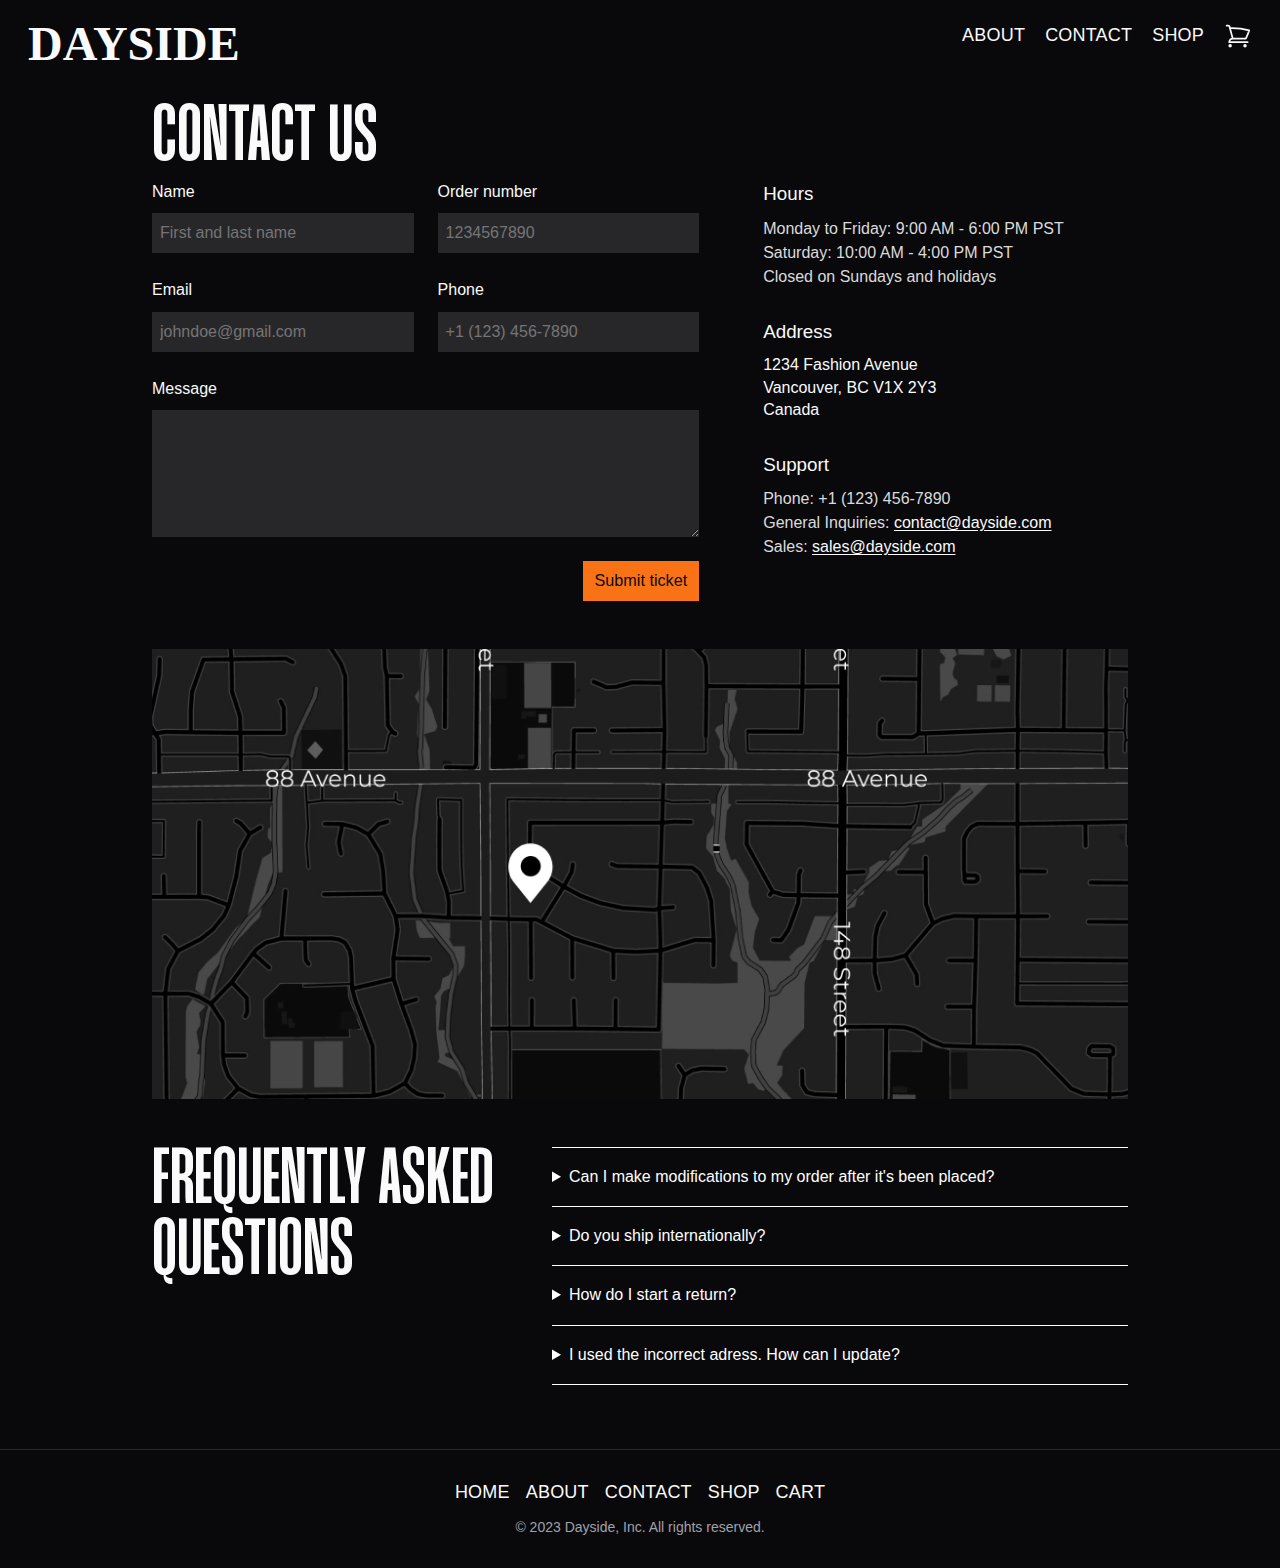
<file: contact.html>
<!DOCTYPE html>
<html lang="en">
  <head>
    <meta charset="UTF-8" />
    <meta name="viewport" content="width=device-width, initial-scale=1.0" />
    <title>Contact</title>

    <link rel="stylesheet" type="text/css" href="./css/normalize.css" />
    <link rel="stylesheet" type="text/css" href="./css/main.css" />
    <link rel="stylesheet" type="text/css" href="./css/font.css" />
    <link rel="stylesheet" type="text/css" href="./css/pages/contact.css" />
    <link rel="stylesheet" type="text/css" href="./css/navbar.css" />

    <script src="./js/nav.js" defer></script>
  </head>
  <body>
    <header class="primary-header flex">
      <span class="justify-start"
        ><a class="logo" href="index.html">Dayside</a></span
      >

      <button class="mobile-nav-toggle" aria-label="navigation"></button>

      <nav>
        <ul data-visible="false" class="primary-nav">
          <li><a href="about.html">About</a></li>
          <li><a href="contact.html">Contact</a></li>
          <li><a href="shop.html">Shop</a></li>
          <li>
            <a href="cart.html">
              <svg
                xmlns="http://www.w3.org/2000/svg"
                fill="none"
                viewBox="0 0 24 24"
                stroke-width="1.5"
                stroke="currentColor"
                class="w-6 h-6"
              >
                <path
                  stroke-linecap="round"
                  stroke-linejoin="round"
                  d="M2.25 3h1.386c.51 0 .955.343 1.087.835l.383 1.437M7.5 14.25a3 3 0 00-3 3h15.75m-12.75-3h11.218c1.121-2.3 2.1-4.684 2.924-7.138a60.114 60.114 0 00-16.536-1.84M7.5 14.25L5.106 5.272M6 20.25a.75.75 0 11-1.5 0 .75.75 0 011.5 0zm12.75 0a.75.75 0 11-1.5 0 .75.75 0 011.5 0z"
                />
              </svg>
            </a>
          </li>
        </ul>
      </nav>
    </header>

    <main>
      <h1 class="title-1">Contact us</h1>
      <section class="contact-form">
        <div>
          <form action="#" method="post">
            <div class="form-info">
              <label for="name">Name</label>
              <input
                type="text"
                id="name"
                name="name"
                placeholder="First and last name"
                required
              />
            </div>

            <div class="form-info">
              <label for="orderNumber">Order number</label>
              <input
                type="text"
                id="orderNumber"
                name="orderNumber"
                placeholder="1234567890"
                required
              />
            </div>
            <div class="form-info">
              <label for="Email">Email</label>
              <input
                type="email"
                id="email"
                name="email"
                placeholder="johndoe@gmail.com"
                required
              />
            </div>
            <div class="form-info">
              <label for="Phone">Phone</label>
              <input
                type="text"
                id="phone"
                name="Phone"
                placeholder="+1 (123) 456-7890"
                required
              />
            </div>

            <div class="form-info" id="message">
              <label for="message">Message</label>
              <textarea
                id="message"
                name="message"
                rows="6"
                required
              ></textarea>
            </div>
          </form>
          <div class="next-step">
            <a href="ticket.html" class="primary">Submit ticket</a>
          </div>
        </div>

        <section>
          <div class="contact-info">
            <div>
              <h2 class="headline">Hours</h2>

              <ul>
                <li>Monday to Friday: 9:00 AM - 6:00 PM PST</li>
                <li>Saturday: 10:00 AM - 4:00 PM PST</li>
                <li>Closed on Sundays and holidays</li>
              </ul>
            </div>
            <div>
              <h2 class="headline">Address</h2>
              <p>
                1234 Fashion Avenue<br />
                Vancouver, BC V1X 2Y3<br />
                Canada
              </p>
            </div>
            <div>
              <h2 class="headline">Support</h2>
              <ul>
                <li>Phone: +1 (123) 456-7890</li>
                <li>
                  General Inquiries:
                  <a href="mailto:contact@dayside.com">contact@dayside.com</a>
                </li>
                <li>
                  Sales:
                  <a href="mailto:sales@dayside.com">sales@dayside.com</a>
                </li>
              </ul>
            </div>
          </div>
        </section>
      </section>

      <section class="map">
        <img class="map" src="img/map.jpg" alt="dsfsd" width="10" height="10" />
      </section>

      <section class="faq">
        <div class="faq-title">
          <h2 class="title-1">Frequently asked <span>questions</span></h2>
        </div>

        <div class="info">
          <details class="accordion-container">
            <summary class="accordion headline text-base">
              Can I make modifications to my order after it's been placed?
            </summary>
            <p>
              We pride ourselves on our customer service, so reach out to us at
              <a href="mailto:contact@dayside.com">contact@dayside.com</a> with
              your order number ready and we'll try to help you out as much as
              we can!
            </p>
          </details>
          <details class="accordion-container">
            <summary class="accordion headline text-base">
              Do you ship internationally?
            </summary>
            <p class="panel">
              Unfortunately, we do not ship internationally. Our shipping is
              limited to Canada, United States, and Mexico only. We do provide a
              flat shipping rate of $5.00 for Canadian purchases though!
            </p>
          </details>
          <details class="accordion-container">
            <summary class="accordion headline text-base">
              How do I start a return?
            </summary>
            <p class="panel">
              Please reach out to us at
              <a href="mailto:contact@dayside.com">contact@dayside.com</a> with
              your order number ready and we'll help you process your return.
              Thanks for your patience!
            </p>
          </details>
          <details class="accordion-container">
            <summary class="accordion headline text-base">
              I used the incorrect adress. How can I update?
            </summary>
            <p class="panel">
              Please reach out to us at
              <a href="mailto:contact@dayside.com">contact@dayside.com</a> with
              your order number ready and send us the correct address.
            </p>
          </details>
        </div>
      </section>
    </main>
    <footer>
      <nav class="links">
        <a href="./index.html">Home</a>
        <a href="./about.html">About</a>
        <a href="./contact.html">Contact</a>
        <a href="./shop.html">Shop</a>
        <a href="./cart.html">Cart</a>
      </nav>
      <div class="socials"></div>
      <small>© 2023 Dayside, Inc. All rights reserved.</small>
    </footer>
    <script src="js/accordion.js"></script>
  </body>
</html>
</file>
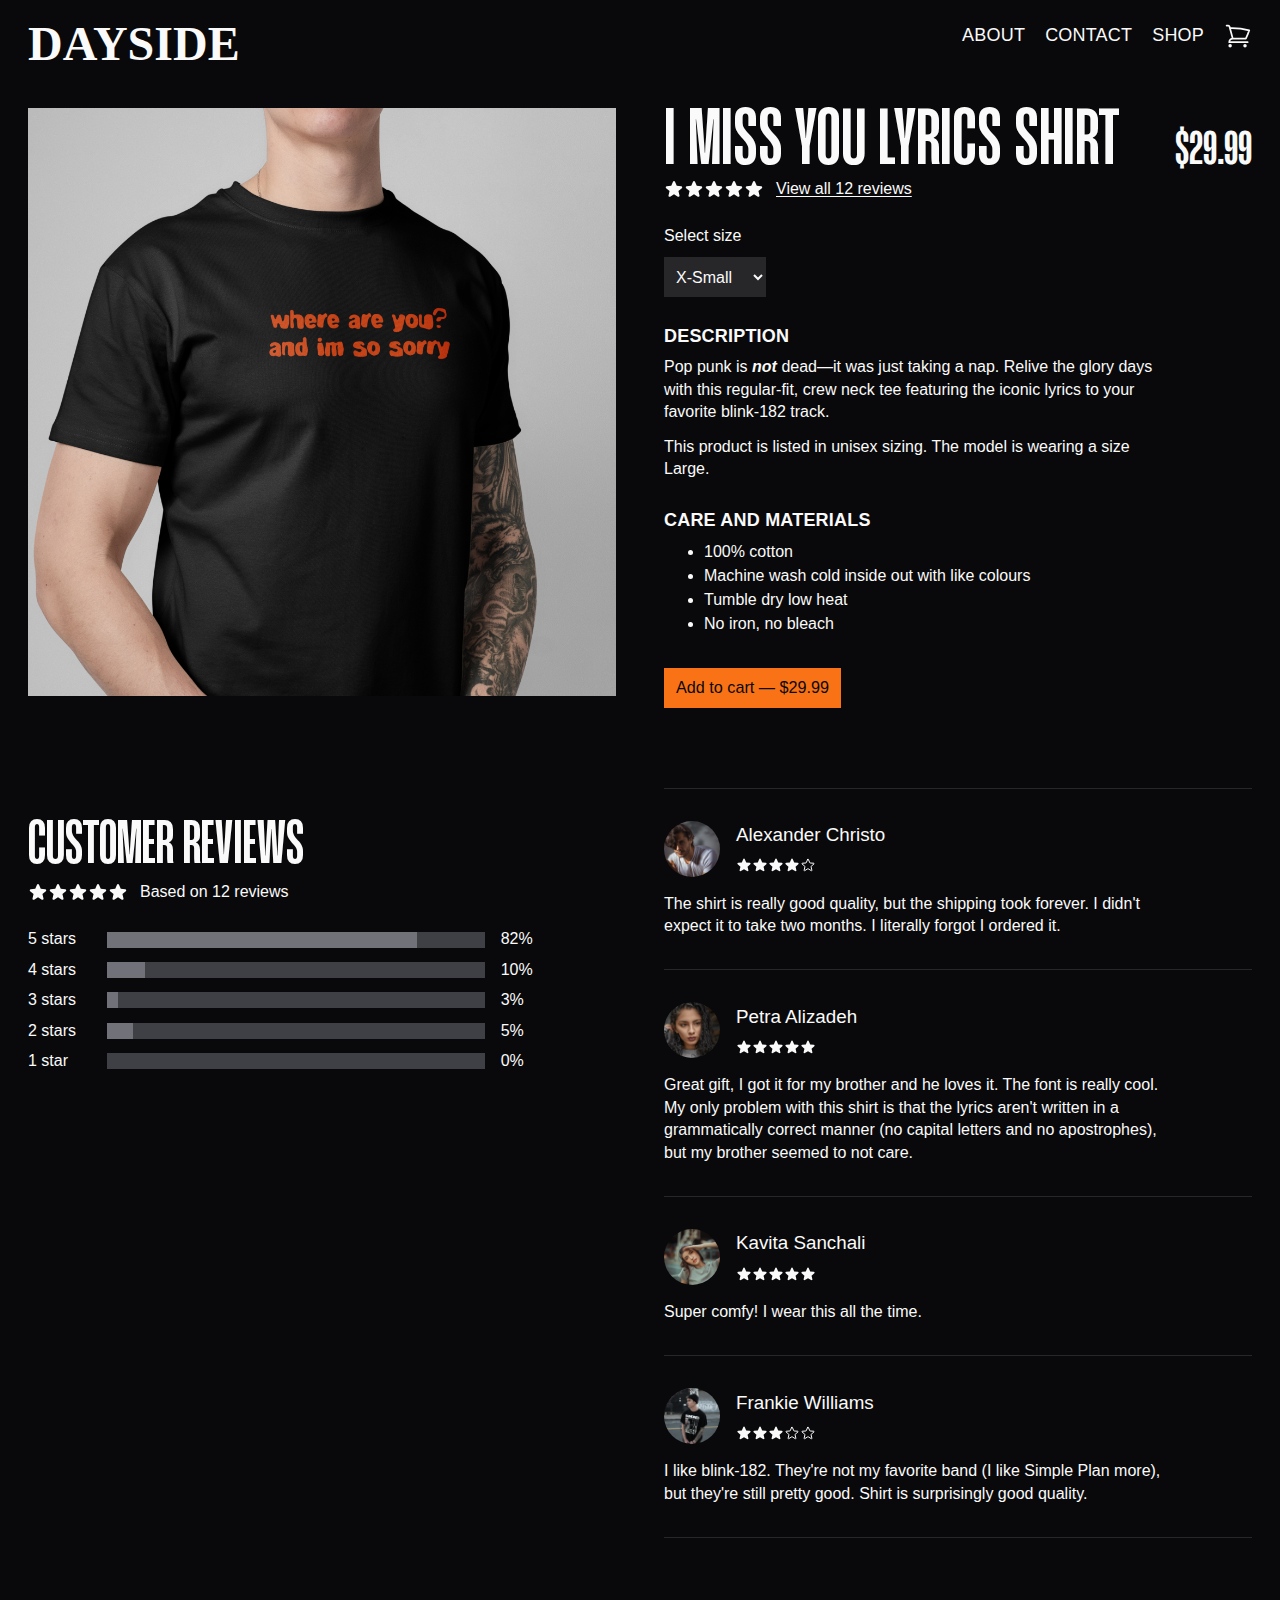
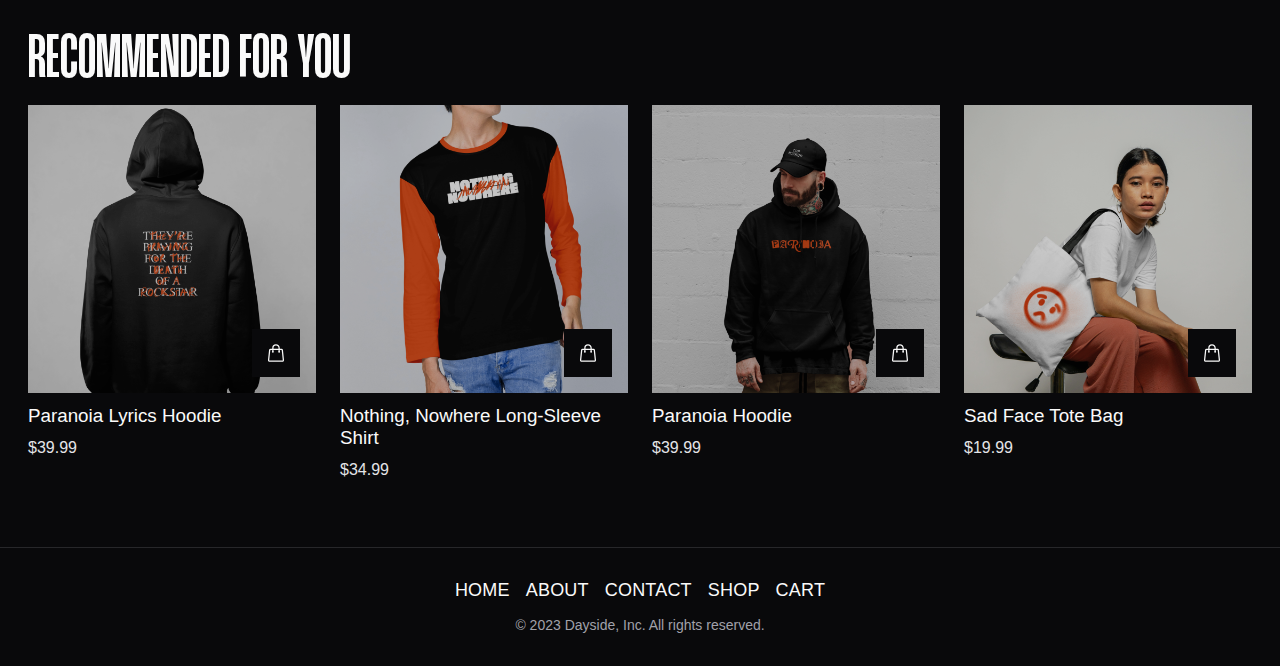
<file: product.html>
<!DOCTYPE html>
<html lang="en">
  <head>
    <meta charset="UTF-8" />
    <meta name="viewport" content="width=device-width, initial-scale=1.0" />
    <title>I Miss You Lyrics Shirt</title>

    <link rel="stylesheet" type="text/css" href="./css/normalize.css" />
    <link rel="stylesheet" type="text/css" href="./css/main.css" />
    <link rel="stylesheet" type="text/css" href="./css/font.css" />
    <link rel="stylesheet" type="text/css" href="./css/pages/shop.css" />
    <link rel="stylesheet" type="text/css" href="./css/pages/product.css" />
    <link rel="stylesheet" type="text/css" href="./css/navbar.css" />

    <script src="./js/nav.js" defer></script>
  </head>

  <body>
    <header class="primary-header flex">
      <span class="justify-start"
        ><a class="logo" href="index.html">Dayside</a></span
      >

      <button class="mobile-nav-toggle" aria-label="navigation"></button>

      <nav>
        <ul data-visible="false" class="primary-nav">
          <li><a href="about.html">About</a></li>
          <li><a href="contact.html">Contact</a></li>
          <li><a href="shop.html">Shop</a></li>
          <li>
            <a href="cart.html" aria-label="Cart">
              <svg
                xmlns="http://www.w3.org/2000/svg"
                fill="none"
                viewBox="0 0 24 24"
                stroke-width="1.5"
                stroke="currentColor"
                class="w-6 h-6"
              >
                <path
                  stroke-linecap="round"
                  stroke-linejoin="round"
                  d="M2.25 3h1.386c.51 0 .955.343 1.087.835l.383 1.437M7.5 14.25a3 3 0 00-3 3h15.75m-12.75-3h11.218c1.121-2.3 2.1-4.684 2.924-7.138a60.114 60.114 0 00-16.536-1.84M7.5 14.25L5.106 5.272M6 20.25a.75.75 0 11-1.5 0 .75.75 0 011.5 0zm12.75 0a.75.75 0 11-1.5 0 .75.75 0 011.5 0z"
                />
              </svg>
            </a>
          </li>
        </ul>
      </nav>
    </header>

    <main id="product-main">
      <section id="product">
        <div id="product-info">
          <div id="main-info">
            <h1 id="product-name" class="title-1">I Miss You Lyrics Shirt</h1>
            <span class="title-3">$29.99</span>
          </div>
          <div class="reviews-info">
            <div id="rating">
              <svg
                xmlns="http://www.w3.org/2000/svg"
                viewBox="0 0 24 24"
                fill="currentColor"
              >
                <path
                  fill-rule="evenodd"
                  d="M10.788 3.21c.448-1.077 1.976-1.077 2.424 0l2.082 5.007 5.404.433c1.164.093 1.636 1.545.749 2.305l-4.117 3.527 1.257 5.273c.271 1.136-.964 2.033-1.96 1.425L12 18.354 7.373 21.18c-.996.608-2.231-.29-1.96-1.425l1.257-5.273-4.117-3.527c-.887-.76-.415-2.212.749-2.305l5.404-.433 2.082-5.006z"
                  clip-rule="evenodd"
                />
              </svg>
              <svg
                xmlns="http://www.w3.org/2000/svg"
                viewBox="0 0 24 24"
                fill="currentColor"
              >
                <path
                  fill-rule="evenodd"
                  d="M10.788 3.21c.448-1.077 1.976-1.077 2.424 0l2.082 5.007 5.404.433c1.164.093 1.636 1.545.749 2.305l-4.117 3.527 1.257 5.273c.271 1.136-.964 2.033-1.96 1.425L12 18.354 7.373 21.18c-.996.608-2.231-.29-1.96-1.425l1.257-5.273-4.117-3.527c-.887-.76-.415-2.212.749-2.305l5.404-.433 2.082-5.006z"
                  clip-rule="evenodd"
                />
              </svg>
              <svg
                xmlns="http://www.w3.org/2000/svg"
                viewBox="0 0 24 24"
                fill="currentColor"
              >
                <path
                  fill-rule="evenodd"
                  d="M10.788 3.21c.448-1.077 1.976-1.077 2.424 0l2.082 5.007 5.404.433c1.164.093 1.636 1.545.749 2.305l-4.117 3.527 1.257 5.273c.271 1.136-.964 2.033-1.96 1.425L12 18.354 7.373 21.18c-.996.608-2.231-.29-1.96-1.425l1.257-5.273-4.117-3.527c-.887-.76-.415-2.212.749-2.305l5.404-.433 2.082-5.006z"
                  clip-rule="evenodd"
                />
              </svg>
              <svg
                xmlns="http://www.w3.org/2000/svg"
                viewBox="0 0 24 24"
                fill="currentColor"
              >
                <path
                  fill-rule="evenodd"
                  d="M10.788 3.21c.448-1.077 1.976-1.077 2.424 0l2.082 5.007 5.404.433c1.164.093 1.636 1.545.749 2.305l-4.117 3.527 1.257 5.273c.271 1.136-.964 2.033-1.96 1.425L12 18.354 7.373 21.18c-.996.608-2.231-.29-1.96-1.425l1.257-5.273-4.117-3.527c-.887-.76-.415-2.212.749-2.305l5.404-.433 2.082-5.006z"
                  clip-rule="evenodd"
                />
              </svg>
              <svg
                xmlns="http://www.w3.org/2000/svg"
                viewBox="0 0 24 24"
                fill="currentColor"
              >
                <path
                  fill-rule="evenodd"
                  d="M10.788 3.21c.448-1.077 1.976-1.077 2.424 0l2.082 5.007 5.404.433c1.164.093 1.636 1.545.749 2.305l-4.117 3.527 1.257 5.273c.271 1.136-.964 2.033-1.96 1.425L12 18.354 7.373 21.18c-.996.608-2.231-.29-1.96-1.425l1.257-5.273-4.117-3.527c-.887-.76-.415-2.212.749-2.305l5.404-.433 2.082-5.006z"
                  clip-rule="evenodd"
                />
              </svg>
            </div>

            <a href="#reviews">View all 12 reviews</a>
          </div>

          <label for="select-size" id="select-size-label">Select size</label>
          <select id="select-size" aria-labelledby="select-size-label">
            <option value="1">X-Small</option>
            <option value="1">Small</option>
            <option value="2">Medium</option>
            <option value="3">Large</option>
            <option value="3">X-Large</option>
            <option value="3">2X-Large</option>
          </select>

          <h2 class="callout">Description</h2>
          <p>
            Pop punk is <em>not</em> dead—it was just taking a nap. Relive the
            glory days with this regular-fit, crew neck tee featuring the iconic
            lyrics to your favorite blink-182 track.
          </p>
          <p>
            This product is listed in unisex sizing. The model is wearing a size
            Large.
          </p>

          <h2 class="callout">Care and Materials</h2>
          <ul>
            <li>100% cotton</li>
            <li>Machine wash cold inside out with like colours</li>
            <li>Tumble dry low heat</li>
            <li>No iron, no bleach</li>
          </ul>

          <div id="cta">
            <a href="cart.html" class="primary">Add to cart — $29.99</a>
          </div>
        </div>
        <div id="product-images">
          <img
            src="img/i-miss-you-lyrics-shirt.png"
            alt="A white T-shirt that has the lyrics to the song I Miss You by Blink-182"
            width="1080"
            height="1080"
          />
        </div>
      </section>
      <section id="reviews">
        <div id="review-stats">
          <h2 class="title-2">Customer reviews</h2>
          <div class="reviews-info">
            <div class="rating-lg">
              <svg
                xmlns="http://www.w3.org/2000/svg"
                viewBox="0 0 24 24"
                fill="currentColor"
              >
                <path
                  fill-rule="evenodd"
                  d="M10.788 3.21c.448-1.077 1.976-1.077 2.424 0l2.082 5.007 5.404.433c1.164.093 1.636 1.545.749 2.305l-4.117 3.527 1.257 5.273c.271 1.136-.964 2.033-1.96 1.425L12 18.354 7.373 21.18c-.996.608-2.231-.29-1.96-1.425l1.257-5.273-4.117-3.527c-.887-.76-.415-2.212.749-2.305l5.404-.433 2.082-5.006z"
                  clip-rule="evenodd"
                />
              </svg>
              <svg
                xmlns="http://www.w3.org/2000/svg"
                viewBox="0 0 24 24"
                fill="currentColor"
              >
                <path
                  fill-rule="evenodd"
                  d="M10.788 3.21c.448-1.077 1.976-1.077 2.424 0l2.082 5.007 5.404.433c1.164.093 1.636 1.545.749 2.305l-4.117 3.527 1.257 5.273c.271 1.136-.964 2.033-1.96 1.425L12 18.354 7.373 21.18c-.996.608-2.231-.29-1.96-1.425l1.257-5.273-4.117-3.527c-.887-.76-.415-2.212.749-2.305l5.404-.433 2.082-5.006z"
                  clip-rule="evenodd"
                />
              </svg>
              <svg
                xmlns="http://www.w3.org/2000/svg"
                viewBox="0 0 24 24"
                fill="currentColor"
              >
                <path
                  fill-rule="evenodd"
                  d="M10.788 3.21c.448-1.077 1.976-1.077 2.424 0l2.082 5.007 5.404.433c1.164.093 1.636 1.545.749 2.305l-4.117 3.527 1.257 5.273c.271 1.136-.964 2.033-1.96 1.425L12 18.354 7.373 21.18c-.996.608-2.231-.29-1.96-1.425l1.257-5.273-4.117-3.527c-.887-.76-.415-2.212.749-2.305l5.404-.433 2.082-5.006z"
                  clip-rule="evenodd"
                />
              </svg>
              <svg
                xmlns="http://www.w3.org/2000/svg"
                viewBox="0 0 24 24"
                fill="currentColor"
              >
                <path
                  fill-rule="evenodd"
                  d="M10.788 3.21c.448-1.077 1.976-1.077 2.424 0l2.082 5.007 5.404.433c1.164.093 1.636 1.545.749 2.305l-4.117 3.527 1.257 5.273c.271 1.136-.964 2.033-1.96 1.425L12 18.354 7.373 21.18c-.996.608-2.231-.29-1.96-1.425l1.257-5.273-4.117-3.527c-.887-.76-.415-2.212.749-2.305l5.404-.433 2.082-5.006z"
                  clip-rule="evenodd"
                />
              </svg>
              <svg
                xmlns="http://www.w3.org/2000/svg"
                viewBox="0 0 24 24"
                fill="currentColor"
              >
                <path
                  fill-rule="evenodd"
                  d="M10.788 3.21c.448-1.077 1.976-1.077 2.424 0l2.082 5.007 5.404.433c1.164.093 1.636 1.545.749 2.305l-4.117 3.527 1.257 5.273c.271 1.136-.964 2.033-1.96 1.425L12 18.354 7.373 21.18c-.996.608-2.231-.29-1.96-1.425l1.257-5.273-4.117-3.527c-.887-.76-.415-2.212.749-2.305l5.404-.433 2.082-5.006z"
                  clip-rule="evenodd"
                />
              </svg>
            </div>

            <span>Based on 12 reviews</span>
          </div>

          <div id="reviews-container">
            <div class="review">
              <div class="number-with-star">
                <span>5 stars</span>
              </div>

              <div class="review-bar-complete">
                <div class="review-bar w-82"></div>
              </div>

              <div class="percentage">82%</div>
            </div>

            <div class="review">
              <div class="number-with-star">
                <span>4 stars</span>
              </div>

              <div class="review-bar-complete">
                <div class="review-bar w-10"></div>
              </div>

              <div class="percentage">10%</div>
            </div>

            <div class="review">
              <div class="number-with-star">
                <span>3 stars</span>
              </div>

              <div class="review-bar-complete">
                <div class="review-bar w-3"></div>
              </div>

              <div class="percentage">3%</div>
            </div>

            <div class="review">
              <div class="number-with-star">
                <span>2 stars</span>
              </div>

              <div class="review-bar-complete">
                <div class="review-bar w-5"></div>
              </div>

              <div class="percentage">5%</div>
            </div>

            <div class="review">
              <div class="number-with-star">
                <span>1 star</span>
              </div>

              <div class="review-bar-complete">
                <div class="review-bar w-0"></div>
              </div>

              <div class="percentage">0%</div>
            </div>
          </div>
        </div>

        <div id="comments">
          <div class="comment">
            <div class="commenter-info">
              <img
                src="img/user1.png"
                w="120"
                h="120"
                alt="Profile picture of user Alexandra Christo"
              />
              <div class="text-lg commenter-rating">
                <h3 class="headline">Alexander Christo</h3>
                <div class="rating">
                  <svg
                    xmlns="http://www.w3.org/2000/svg"
                    viewBox="0 0 24 24"
                    fill="currentColor"
                  >
                    <path
                      fill-rule="evenodd"
                      d="M10.788 3.21c.448-1.077 1.976-1.077 2.424 0l2.082 5.007 5.404.433c1.164.093 1.636 1.545.749 2.305l-4.117 3.527 1.257 5.273c.271 1.136-.964 2.033-1.96 1.425L12 18.354 7.373 21.18c-.996.608-2.231-.29-1.96-1.425l1.257-5.273-4.117-3.527c-.887-.76-.415-2.212.749-2.305l5.404-.433 2.082-5.006z"
                      clip-rule="evenodd"
                    />
                  </svg>
                  <svg
                    xmlns="http://www.w3.org/2000/svg"
                    viewBox="0 0 24 24"
                    fill="currentColor"
                  >
                    <path
                      fill-rule="evenodd"
                      d="M10.788 3.21c.448-1.077 1.976-1.077 2.424 0l2.082 5.007 5.404.433c1.164.093 1.636 1.545.749 2.305l-4.117 3.527 1.257 5.273c.271 1.136-.964 2.033-1.96 1.425L12 18.354 7.373 21.18c-.996.608-2.231-.29-1.96-1.425l1.257-5.273-4.117-3.527c-.887-.76-.415-2.212.749-2.305l5.404-.433 2.082-5.006z"
                      clip-rule="evenodd"
                    />
                  </svg>
                  <svg
                    xmlns="http://www.w3.org/2000/svg"
                    viewBox="0 0 24 24"
                    fill="currentColor"
                  >
                    <path
                      fill-rule="evenodd"
                      d="M10.788 3.21c.448-1.077 1.976-1.077 2.424 0l2.082 5.007 5.404.433c1.164.093 1.636 1.545.749 2.305l-4.117 3.527 1.257 5.273c.271 1.136-.964 2.033-1.96 1.425L12 18.354 7.373 21.18c-.996.608-2.231-.29-1.96-1.425l1.257-5.273-4.117-3.527c-.887-.76-.415-2.212.749-2.305l5.404-.433 2.082-5.006z"
                      clip-rule="evenodd"
                    />
                  </svg>
                  <svg
                    xmlns="http://www.w3.org/2000/svg"
                    viewBox="0 0 24 24"
                    fill="currentColor"
                  >
                    <path
                      fill-rule="evenodd"
                      d="M10.788 3.21c.448-1.077 1.976-1.077 2.424 0l2.082 5.007 5.404.433c1.164.093 1.636 1.545.749 2.305l-4.117 3.527 1.257 5.273c.271 1.136-.964 2.033-1.96 1.425L12 18.354 7.373 21.18c-.996.608-2.231-.29-1.96-1.425l1.257-5.273-4.117-3.527c-.887-.76-.415-2.212.749-2.305l5.404-.433 2.082-5.006z"
                      clip-rule="evenodd"
                    />
                  </svg>
                  <svg
                    xmlns="http://www.w3.org/2000/svg"
                    fill="none"
                    viewBox="0 0 24 24"
                    stroke-width="1.5"
                    stroke="currentColor"
                  >
                    <path
                      stroke-linecap="round"
                      stroke-linejoin="round"
                      d="M11.48 3.499a.562.562 0 011.04 0l2.125 5.111a.563.563 0 00.475.345l5.518.442c.499.04.701.663.321.988l-4.204 3.602a.563.563 0 00-.182.557l1.285 5.385a.562.562 0 01-.84.61l-4.725-2.885a.563.563 0 00-.586 0L6.982 20.54a.562.562 0 01-.84-.61l1.285-5.386a.562.562 0 00-.182-.557l-4.204-3.602a.563.563 0 01.321-.988l5.518-.442a.563.563 0 00.475-.345L11.48 3.5z"
                    />
                  </svg>
                </div>
              </div>
            </div>
            <p>
              The shirt is really good quality, but the shipping took forever. I
              didn't expect it to take two months. I literally forgot I ordered
              it.
            </p>
          </div>

          <div class="comment">
            <div class="commenter-info">
              <img
                src="img/user2.png"
                w="120"
                h="120"
                alt="Profile picture of user Petra Alizadeh"
              />
              <div class="text-lg commenter-rating">
                <h3 class="headline">Petra Alizadeh</h3>
                <div class="rating">
                  <svg
                    xmlns="http://www.w3.org/2000/svg"
                    viewBox="0 0 24 24"
                    fill="currentColor"
                  >
                    <path
                      fill-rule="evenodd"
                      d="M10.788 3.21c.448-1.077 1.976-1.077 2.424 0l2.082 5.007 5.404.433c1.164.093 1.636 1.545.749 2.305l-4.117 3.527 1.257 5.273c.271 1.136-.964 2.033-1.96 1.425L12 18.354 7.373 21.18c-.996.608-2.231-.29-1.96-1.425l1.257-5.273-4.117-3.527c-.887-.76-.415-2.212.749-2.305l5.404-.433 2.082-5.006z"
                      clip-rule="evenodd"
                    />
                  </svg>
                  <svg
                    xmlns="http://www.w3.org/2000/svg"
                    viewBox="0 0 24 24"
                    fill="currentColor"
                  >
                    <path
                      fill-rule="evenodd"
                      d="M10.788 3.21c.448-1.077 1.976-1.077 2.424 0l2.082 5.007 5.404.433c1.164.093 1.636 1.545.749 2.305l-4.117 3.527 1.257 5.273c.271 1.136-.964 2.033-1.96 1.425L12 18.354 7.373 21.18c-.996.608-2.231-.29-1.96-1.425l1.257-5.273-4.117-3.527c-.887-.76-.415-2.212.749-2.305l5.404-.433 2.082-5.006z"
                      clip-rule="evenodd"
                    />
                  </svg>
                  <svg
                    xmlns="http://www.w3.org/2000/svg"
                    viewBox="0 0 24 24"
                    fill="currentColor"
                  >
                    <path
                      fill-rule="evenodd"
                      d="M10.788 3.21c.448-1.077 1.976-1.077 2.424 0l2.082 5.007 5.404.433c1.164.093 1.636 1.545.749 2.305l-4.117 3.527 1.257 5.273c.271 1.136-.964 2.033-1.96 1.425L12 18.354 7.373 21.18c-.996.608-2.231-.29-1.96-1.425l1.257-5.273-4.117-3.527c-.887-.76-.415-2.212.749-2.305l5.404-.433 2.082-5.006z"
                      clip-rule="evenodd"
                    />
                  </svg>
                  <svg
                    xmlns="http://www.w3.org/2000/svg"
                    viewBox="0 0 24 24"
                    fill="currentColor"
                  >
                    <path
                      fill-rule="evenodd"
                      d="M10.788 3.21c.448-1.077 1.976-1.077 2.424 0l2.082 5.007 5.404.433c1.164.093 1.636 1.545.749 2.305l-4.117 3.527 1.257 5.273c.271 1.136-.964 2.033-1.96 1.425L12 18.354 7.373 21.18c-.996.608-2.231-.29-1.96-1.425l1.257-5.273-4.117-3.527c-.887-.76-.415-2.212.749-2.305l5.404-.433 2.082-5.006z"
                      clip-rule="evenodd"
                    />
                  </svg>
                  <svg
                    xmlns="http://www.w3.org/2000/svg"
                    viewBox="0 0 24 24"
                    fill="currentColor"
                  >
                    <path
                      fill-rule="evenodd"
                      d="M10.788 3.21c.448-1.077 1.976-1.077 2.424 0l2.082 5.007 5.404.433c1.164.093 1.636 1.545.749 2.305l-4.117 3.527 1.257 5.273c.271 1.136-.964 2.033-1.96 1.425L12 18.354 7.373 21.18c-.996.608-2.231-.29-1.96-1.425l1.257-5.273-4.117-3.527c-.887-.76-.415-2.212.749-2.305l5.404-.433 2.082-5.006z"
                      clip-rule="evenodd"
                    />
                  </svg>
                </div>
              </div>
            </div>
            <p>
              Great gift, I got it for my brother and he loves it. The font is
              really cool. My only problem with this shirt is that the lyrics
              aren't written in a grammatically correct manner (no capital
              letters and no apostrophes), but my brother seemed to not care.
            </p>
          </div>

          <div class="comment">
            <div class="commenter-info">
              <img
                src="img/user3.png"
                w="120"
                h="120"
                alt="Profile picture of user Kavita Sanchali"
              />
              <div class="text-lg commenter-rating">
                <h3 class="headline">Kavita Sanchali</h3>
                <div class="rating">
                  <svg
                    xmlns="http://www.w3.org/2000/svg"
                    viewBox="0 0 24 24"
                    fill="currentColor"
                  >
                    <path
                      fill-rule="evenodd"
                      d="M10.788 3.21c.448-1.077 1.976-1.077 2.424 0l2.082 5.007 5.404.433c1.164.093 1.636 1.545.749 2.305l-4.117 3.527 1.257 5.273c.271 1.136-.964 2.033-1.96 1.425L12 18.354 7.373 21.18c-.996.608-2.231-.29-1.96-1.425l1.257-5.273-4.117-3.527c-.887-.76-.415-2.212.749-2.305l5.404-.433 2.082-5.006z"
                      clip-rule="evenodd"
                    />
                  </svg>
                  <svg
                    xmlns="http://www.w3.org/2000/svg"
                    viewBox="0 0 24 24"
                    fill="currentColor"
                  >
                    <path
                      fill-rule="evenodd"
                      d="M10.788 3.21c.448-1.077 1.976-1.077 2.424 0l2.082 5.007 5.404.433c1.164.093 1.636 1.545.749 2.305l-4.117 3.527 1.257 5.273c.271 1.136-.964 2.033-1.96 1.425L12 18.354 7.373 21.18c-.996.608-2.231-.29-1.96-1.425l1.257-5.273-4.117-3.527c-.887-.76-.415-2.212.749-2.305l5.404-.433 2.082-5.006z"
                      clip-rule="evenodd"
                    />
                  </svg>
                  <svg
                    xmlns="http://www.w3.org/2000/svg"
                    viewBox="0 0 24 24"
                    fill="currentColor"
                  >
                    <path
                      fill-rule="evenodd"
                      d="M10.788 3.21c.448-1.077 1.976-1.077 2.424 0l2.082 5.007 5.404.433c1.164.093 1.636 1.545.749 2.305l-4.117 3.527 1.257 5.273c.271 1.136-.964 2.033-1.96 1.425L12 18.354 7.373 21.18c-.996.608-2.231-.29-1.96-1.425l1.257-5.273-4.117-3.527c-.887-.76-.415-2.212.749-2.305l5.404-.433 2.082-5.006z"
                      clip-rule="evenodd"
                    />
                  </svg>
                  <svg
                    xmlns="http://www.w3.org/2000/svg"
                    viewBox="0 0 24 24"
                    fill="currentColor"
                  >
                    <path
                      fill-rule="evenodd"
                      d="M10.788 3.21c.448-1.077 1.976-1.077 2.424 0l2.082 5.007 5.404.433c1.164.093 1.636 1.545.749 2.305l-4.117 3.527 1.257 5.273c.271 1.136-.964 2.033-1.96 1.425L12 18.354 7.373 21.18c-.996.608-2.231-.29-1.96-1.425l1.257-5.273-4.117-3.527c-.887-.76-.415-2.212.749-2.305l5.404-.433 2.082-5.006z"
                      clip-rule="evenodd"
                    />
                  </svg>
                  <svg
                    xmlns="http://www.w3.org/2000/svg"
                    viewBox="0 0 24 24"
                    fill="currentColor"
                  >
                    <path
                      fill-rule="evenodd"
                      d="M10.788 3.21c.448-1.077 1.976-1.077 2.424 0l2.082 5.007 5.404.433c1.164.093 1.636 1.545.749 2.305l-4.117 3.527 1.257 5.273c.271 1.136-.964 2.033-1.96 1.425L12 18.354 7.373 21.18c-.996.608-2.231-.29-1.96-1.425l1.257-5.273-4.117-3.527c-.887-.76-.415-2.212.749-2.305l5.404-.433 2.082-5.006z"
                      clip-rule="evenodd"
                    />
                  </svg>
                </div>
              </div>
            </div>
            <p>Super comfy! I wear this all the time.</p>
          </div>

          <div class="comment">
            <div class="commenter-info">
              <img
                src="img/user4.png"
                w="130"
                h="130"
                alt="Profile picture of user Frankie Williams"
              />
              <div class="text-lg commenter-rating">
                <h3 class="headline">Frankie Williams</h3>
                <div class="rating">
                  <svg
                    xmlns="http://www.w3.org/2000/svg"
                    viewBox="0 0 24 24"
                    fill="currentColor"
                  >
                    <path
                      fill-rule="evenodd"
                      d="M10.788 3.21c.448-1.077 1.976-1.077 2.424 0l2.082 5.007 5.404.433c1.164.093 1.636 1.545.749 2.305l-4.117 3.527 1.257 5.273c.271 1.136-.964 2.033-1.96 1.425L12 18.354 7.373 21.18c-.996.608-2.231-.29-1.96-1.425l1.257-5.273-4.117-3.527c-.887-.76-.415-2.212.749-2.305l5.404-.433 2.082-5.006z"
                      clip-rule="evenodd"
                    />
                  </svg>
                  <svg
                    xmlns="http://www.w3.org/2000/svg"
                    viewBox="0 0 24 24"
                    fill="currentColor"
                  >
                    <path
                      fill-rule="evenodd"
                      d="M10.788 3.21c.448-1.077 1.976-1.077 2.424 0l2.082 5.007 5.404.433c1.164.093 1.636 1.545.749 2.305l-4.117 3.527 1.257 5.273c.271 1.136-.964 2.033-1.96 1.425L12 18.354 7.373 21.18c-.996.608-2.231-.29-1.96-1.425l1.257-5.273-4.117-3.527c-.887-.76-.415-2.212.749-2.305l5.404-.433 2.082-5.006z"
                      clip-rule="evenodd"
                    />
                  </svg>
                  <svg
                    xmlns="http://www.w3.org/2000/svg"
                    viewBox="0 0 24 24"
                    fill="currentColor"
                  >
                    <path
                      fill-rule="evenodd"
                      d="M10.788 3.21c.448-1.077 1.976-1.077 2.424 0l2.082 5.007 5.404.433c1.164.093 1.636 1.545.749 2.305l-4.117 3.527 1.257 5.273c.271 1.136-.964 2.033-1.96 1.425L12 18.354 7.373 21.18c-.996.608-2.231-.29-1.96-1.425l1.257-5.273-4.117-3.527c-.887-.76-.415-2.212.749-2.305l5.404-.433 2.082-5.006z"
                      clip-rule="evenodd"
                    />
                  </svg>
                  <svg
                    xmlns="http://www.w3.org/2000/svg"
                    fill="none"
                    viewBox="0 0 24 24"
                    stroke-width="1.5"
                    stroke="currentColor"
                  >
                    <path
                      stroke-linecap="round"
                      stroke-linejoin="round"
                      d="M11.48 3.499a.562.562 0 011.04 0l2.125 5.111a.563.563 0 00.475.345l5.518.442c.499.04.701.663.321.988l-4.204 3.602a.563.563 0 00-.182.557l1.285 5.385a.562.562 0 01-.84.61l-4.725-2.885a.563.563 0 00-.586 0L6.982 20.54a.562.562 0 01-.84-.61l1.285-5.386a.562.562 0 00-.182-.557l-4.204-3.602a.563.563 0 01.321-.988l5.518-.442a.563.563 0 00.475-.345L11.48 3.5z"
                    />
                  </svg>
                  <svg
                    xmlns="http://www.w3.org/2000/svg"
                    fill="none"
                    viewBox="0 0 24 24"
                    stroke-width="1.5"
                    stroke="currentColor"
                  >
                    <path
                      stroke-linecap="round"
                      stroke-linejoin="round"
                      d="M11.48 3.499a.562.562 0 011.04 0l2.125 5.111a.563.563 0 00.475.345l5.518.442c.499.04.701.663.321.988l-4.204 3.602a.563.563 0 00-.182.557l1.285 5.385a.562.562 0 01-.84.61l-4.725-2.885a.563.563 0 00-.586 0L6.982 20.54a.562.562 0 01-.84-.61l1.285-5.386a.562.562 0 00-.182-.557l-4.204-3.602a.563.563 0 01.321-.988l5.518-.442a.563.563 0 00.475-.345L11.48 3.5z"
                    />
                  </svg>
                </div>
              </div>
            </div>
            <p>
              I like blink-182. They're not my favorite band (I like Simple Plan
              more), but they're still pretty good. Shirt is surprisingly good
              quality.
            </p>
          </div>
        </div>
      </section>
      <section id="recommended">
        <h2 class="title-2">Recommended for you</h2>
        <div id="products-grid">
          <div class="product">
            <div class="product-img">
              <a href="product.html">
                <img
                  width="540"
                  height="540"
                  src="img/paranoia-lyrics-hoodie.png"
                  srcset="
                    img/paranoia-lyrics-hoodie.png     1020w,
                    img/paranoia-lyrics-hoodie-810.png  810w,
                    img/paranoia-lyrics-hoodie-540.png  540w
                  "
                  alt="Paranoia Lyrics Hoodie"
              /></a>

              <div class="overlay"></div>
              <button class="icon-button secondary" aria-label="add to cart">
                <svg
                  xmlns="http://www.w3.org/2000/svg"
                  fill="none"
                  viewBox="0 0 24 24"
                  stroke-width="1.5"
                  stroke="currentColor"
                >
                  <path
                    stroke-linecap="round"
                    stroke-linejoin="round"
                    d="M15.75 10.5V6a3.75 3.75 0 10-7.5 0v4.5m11.356-1.993l1.263 12c.07.665-.45 1.243-1.119 1.243H4.25a1.125 1.125 0 01-1.12-1.243l1.264-12A1.125 1.125 0 015.513 7.5h12.974c.576 0 1.059.435 1.119 1.007zM8.625 10.5a.375.375 0 11-.75 0 .375.375 0 01.75 0zm7.5 0a.375.375 0 11-.75 0 .375.375 0 01.75 0z"
                  />
                </svg>
              </button>
            </div>

            <h3 class="headline">Paranoia Lyrics Hoodie</h3>
            <span>$39.99</span>
          </div>

          <div class="product">
            <div class="product-img">
              <a href="product.html">
                <img
                  src="img/nothing-nowhere-shirt.png"
                  srcset="
                    img/nothing-nowhere-shirt-540.png  540w,
                    img/nothing-nowhere-shirt-810.png  810w,
                    img/nothing-nowhere-shirt.png     1080w
                  "
                  alt="Nothing, Nowhere Long-Sleeve Shirt"
                  width="540"
                  height="540"
              /></a>

              <div class="overlay"></div>
              <button class="icon-button secondary" aria-label="add to cart">
                <svg
                  xmlns="http://www.w3.org/2000/svg"
                  fill="none"
                  viewBox="0 0 24 24"
                  stroke-width="1.5"
                  stroke="currentColor"
                >
                  <path
                    stroke-linecap="round"
                    stroke-linejoin="round"
                    d="M15.75 10.5V6a3.75 3.75 0 10-7.5 0v4.5m11.356-1.993l1.263 12c.07.665-.45 1.243-1.119 1.243H4.25a1.125 1.125 0 01-1.12-1.243l1.264-12A1.125 1.125 0 015.513 7.5h12.974c.576 0 1.059.435 1.119 1.007zM8.625 10.5a.375.375 0 11-.75 0 .375.375 0 01.75 0zm7.5 0a.375.375 0 11-.75 0 .375.375 0 01.75 0z"
                  />
                </svg>
              </button>
            </div>

            <h3 class="headline">Nothing, Nowhere Long-Sleeve Shirt</h3>
            <span>$34.99</span>
          </div>

          <div class="product">
            <div class="product-img">
              <a href="product.html">
                <img
                  src="img/paranoia-hoodie.png"
                  srcset="
                    img/paranoia-hoodie-540.png  540w,
                    img/paranoia-hoodie-810.png  810w,
                    img/paranoia-hoodie.png     1080w
                  "
                  alt="Paranoia Hoodie"
                  width="540"
                  height="540"
              /></a>

              <div class="overlay"></div>
              <button class="icon-button secondary" aria-label="add to cart">
                <svg
                  xmlns="http://www.w3.org/2000/svg"
                  fill="none"
                  viewBox="0 0 24 24"
                  stroke-width="1.5"
                  stroke="currentColor"
                >
                  <path
                    stroke-linecap="round"
                    stroke-linejoin="round"
                    d="M15.75 10.5V6a3.75 3.75 0 10-7.5 0v4.5m11.356-1.993l1.263 12c.07.665-.45 1.243-1.119 1.243H4.25a1.125 1.125 0 01-1.12-1.243l1.264-12A1.125 1.125 0 015.513 7.5h12.974c.576 0 1.059.435 1.119 1.007zM8.625 10.5a.375.375 0 11-.75 0 .375.375 0 01.75 0zm7.5 0a.375.375 0 11-.75 0 .375.375 0 01.75 0z"
                  />
                </svg>
              </button>
            </div>

            <h3 class="headline">Paranoia Hoodie</h3>
            <span>$39.99</span>
          </div>

          <div class="product">
            <div class="product-img">
              <a href="product.html">
                <img
                  src="img/sad-face-tote-bag.png"
                  srcset="
                    img/sad-face-tote-bag-540.png  540w,
                    img/sad-face-tote-bag-810.png  810w,
                    img/sad-face-tote-bag.png     1080w
                  "
                  alt="Sad Face Tote Bag"
                  width="540"
                  height="540"
              /></a>

              <div class="overlay"></div>
              <button class="icon-button secondary" aria-label="add to cart">
                <svg
                  xmlns="http://www.w3.org/2000/svg"
                  fill="none"
                  viewBox="0 0 24 24"
                  stroke-width="1.5"
                  stroke="currentColor"
                >
                  <path
                    stroke-linecap="round"
                    stroke-linejoin="round"
                    d="M15.75 10.5V6a3.75 3.75 0 10-7.5 0v4.5m11.356-1.993l1.263 12c.07.665-.45 1.243-1.119 1.243H4.25a1.125 1.125 0 01-1.12-1.243l1.264-12A1.125 1.125 0 015.513 7.5h12.974c.576 0 1.059.435 1.119 1.007zM8.625 10.5a.375.375 0 11-.75 0 .375.375 0 01.75 0zm7.5 0a.375.375 0 11-.75 0 .375.375 0 01.75 0z"
                  />
                </svg>
              </button>
            </div>

            <h3 class="headline">Sad Face Tote Bag</h3>
            <span>$19.99</span>
          </div>
        </div>
      </section>
    </main>

    <footer>
      <nav class="links">
        <a href="./index.html">Home</a>
        <a href="./about.html">About</a>
        <a href="./contact.html">Contact</a>
        <a href="./shop.html">Shop</a>
        <a href="./cart.html">Cart</a>
      </nav>
      <div class="socials"></div>
      <small>© 2023 Dayside, Inc. All rights reserved.</small>
    </footer>
  </body>
</html>
</file>
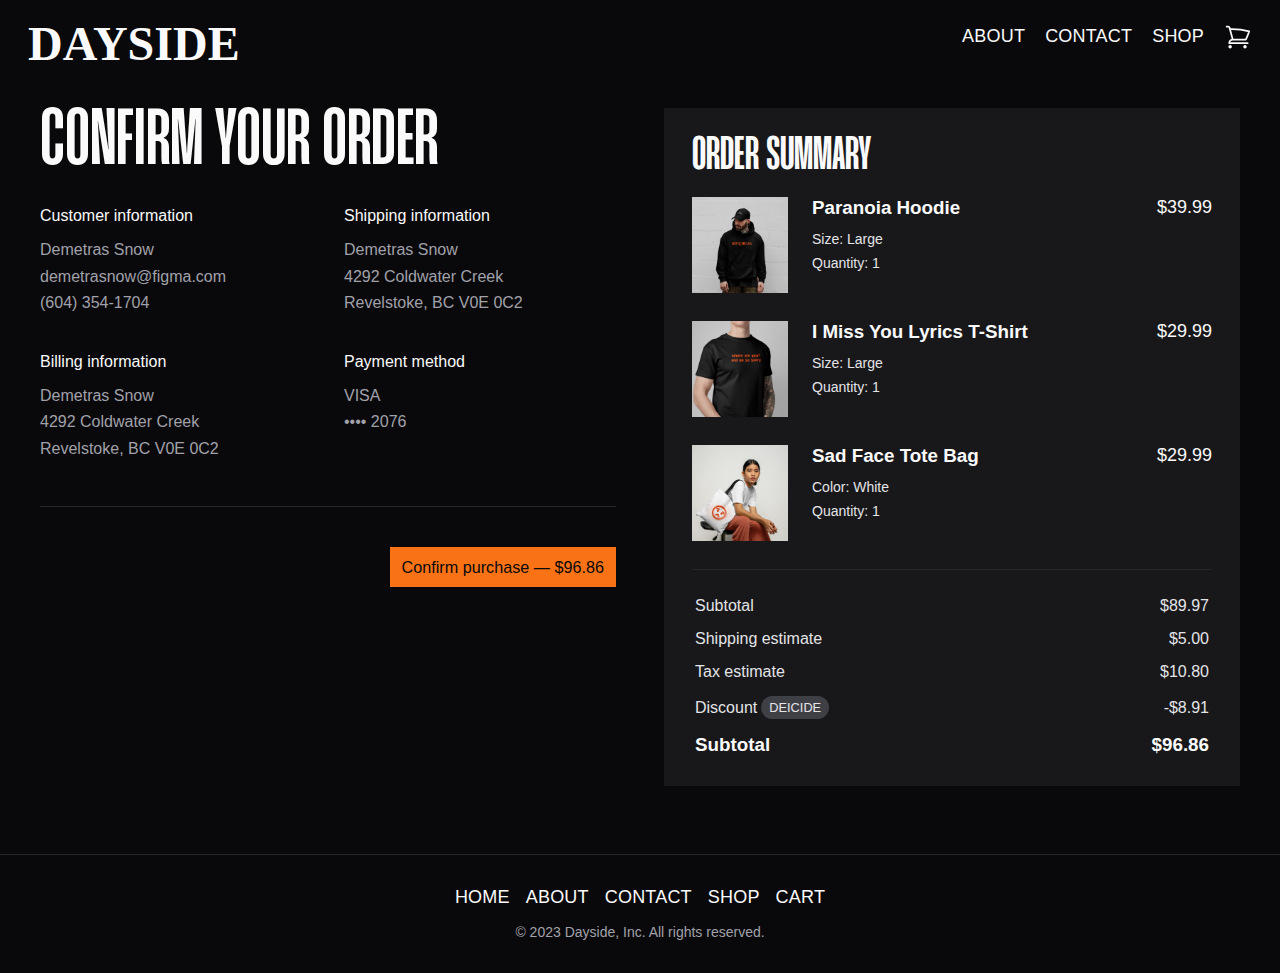
<file: review-order.html>
<html lang="en">
  <head>
    <meta charset="UTF-8" />
    <meta name="viewport" content="width=device-width, initial-scale=1.0" />
    <title>Review Order</title>

    <link rel="stylesheet" type="text/css" href="./css/normalize.css" />
    <link rel="stylesheet" type="text/css" href="./css/main.css" />
    <link rel="stylesheet" type="text/css" href="./css/font.css" />
    <link rel="stylesheet" type="text/css" href="./css/pages/checkout2.css" />
    <link
      rel="stylesheet"
      type="text/css"
      href="./css/pages/review-order.css"
    />
    <link rel="stylesheet" type="text/css" href="./css/navbar.css" />
    <script src="./js/nav.js" defer></script>
  </head>

  <body>
    <header class="primary-header flex">
      <span class="justify-start"
        ><a class="logo" href="index.html">Dayside</a></span
      >

      <button class="mobile-nav-toggle" aria-label="navigation"></button>

      <nav>
        <ul data-visible="false" class="primary-nav">
          <li><a href="about.html">About</a></li>
          <li><a href="contact.html">Contact</a></li>
          <li><a href="shop.html">Shop</a></li>
          <li>
            <a href="cart.html" aria-label="Cart">
              <svg
                xmlns="http://www.w3.org/2000/svg"
                fill="none"
                viewBox="0 0 24 24"
                stroke-width="1.5"
                stroke="currentColor"
                class="w-6 h-6"
              >
                <path
                  stroke-linecap="round"
                  stroke-linejoin="round"
                  d="M2.25 3h1.386c.51 0 .955.343 1.087.835l.383 1.437M7.5 14.25a3 3 0 00-3 3h15.75m-12.75-3h11.218c1.121-2.3 2.1-4.684 2.924-7.138a60.114 60.114 0 00-16.536-1.84M7.5 14.25L5.106 5.272M6 20.25a.75.75 0 11-1.5 0 .75.75 0 011.5 0zm12.75 0a.75.75 0 11-1.5 0 .75.75 0 011.5 0z"
                />
              </svg>
            </a>
          </li>
        </ul>
      </nav>
    </header>

    <main id="confirmation">
      <section id="content">
        <section id="order-info">
          <h1 class="title-1">Confirm your order</h1>
          <section id="customer-info">
            <div class="customer-detail">
              <h2 class="text-base headline">Customer information</h2>
              <span>Demetras Snow</span>
              <span>demetrasnow@figma.com</span>
              <span>(604) 354-1704</span>
            </div>
            <div class="customer-detail">
              <h2 class="text-base headline">Shipping information</h2>
              <span>Demetras Snow</span>
              <span>4292 Coldwater Creek</span>
              <span>Revelstoke, BC V0E 0C2</span>
            </div>
            <div class="customer-detail">
              <h2 class="text-base headline">Billing information</h2>
              <span>Demetras Snow</span>
              <span>4292 Coldwater Creek</span>
              <span>Revelstoke, BC V0E 0C2</span>
            </div>
            <div class="customer-detail">
              <h2 class="text-base headline">Payment method</h2>
              <span>VISA</span>
              <span>•••• 2076</span>
            </div>
          </section>
          <section id="next-step">
            <a href="confirmation.html" class="primary"
              >Confirm purchase — $96.86</a
            >
          </section>
        </section>
        <section id="order-summary">
          <h2 class="title-3">Order summary</h2>
          <section id="order-products">
            <section class="order-product">
              <img
                src="img/paranoia-hoodie.png"
                width="1080"
                height="1080"
                alt="Paranoia Hoodie"
              />
              <div class="order-product-info">
                <div class="order-product-details">
                  <div class="name-price">
                    <h3 class="headline"><strong>Paranoia Hoodie</strong></h3>
                    <span class="text-lg">$39.99</span>
                  </div>
                  <span class="caption-text">Size: Large</span>
                  <span class="caption-text">Quantity: 1</span>
                </div>
              </div>
            </section>

            <section class="order-product">
              <img
                src="img/i-miss-you-lyrics-shirt.png"
                width="1080"
                height="1080"
                alt="I Miss You Lyrics T-Shirt"
              />
              <div class="order-product-info">
                <div class="order-product-details">
                  <div class="name-price">
                    <h3 class="headline">
                      <strong>I Miss You Lyrics T-Shirt</strong>
                    </h3>
                    <span class="text-lg">$29.99</span>
                  </div>
                  <span class="caption-text">Size: Large</span>
                  <span class="caption-text">Quantity: 1</span>
                </div>
              </div>
            </section>

            <section class="order-product">
              <img
                src="img/sad-face-tote-bag.png"
                width="1080"
                height="1080"
                alt="Sad Face Tote Bag"
              />
              <div class="order-product-info">
                <div class="order-product-details">
                  <div class="name-price">
                    <h3 class="headline">
                      <strong>Sad Face Tote Bag</strong>
                    </h3>
                    <span class="text-lg">$29.99</span>
                  </div>
                  <span class="caption-text">Color: White</span>
                  <span class="caption-text">Quantity: 1</span>
                </div>
              </div>
            </section>
          </section>

          <section id="order-total">
            <table>
              <tr>
                <td>Subtotal</td>
                <td>$89.97</td>
              </tr>
              <tr>
                <td>Shipping estimate</td>
                <td>$5.00</td>
              </tr>
              <tr>
                <td>Tax estimate</td>
                <td>$10.80</td>
              </tr>
              <tr>
                <td class="td-flex">
                  Discount <span class="chip">Deicide</span>
                </td>
                <td>-$8.91</td>
              </tr>
              <tr>
                <td class="headline"><strong>Subtotal</strong></td>
                <td class="headline"><strong>$96.86</strong></td>
              </tr>
            </table>
          </section>

          <section id="next-step-desktop">
            <a href="confirmation.html" class="primary"
              >Confirm purchase — $96.86</a
            >
          </section>
        </section>
      </section>
    </main>

    <footer>
      <nav class="links">
        <a href="./index.html">Home</a>
        <a href="./about.html">About</a>
        <a href="./contact.html">Contact</a>
        <a href="./shop.html">Shop</a>
        <a href="./cart.html">Cart</a>
      </nav>
      <div class="socials"></div>
      <small>© 2023 Dayside, Inc. All rights reserved.</small>
    </footer>
  </body>
</html>
</file>
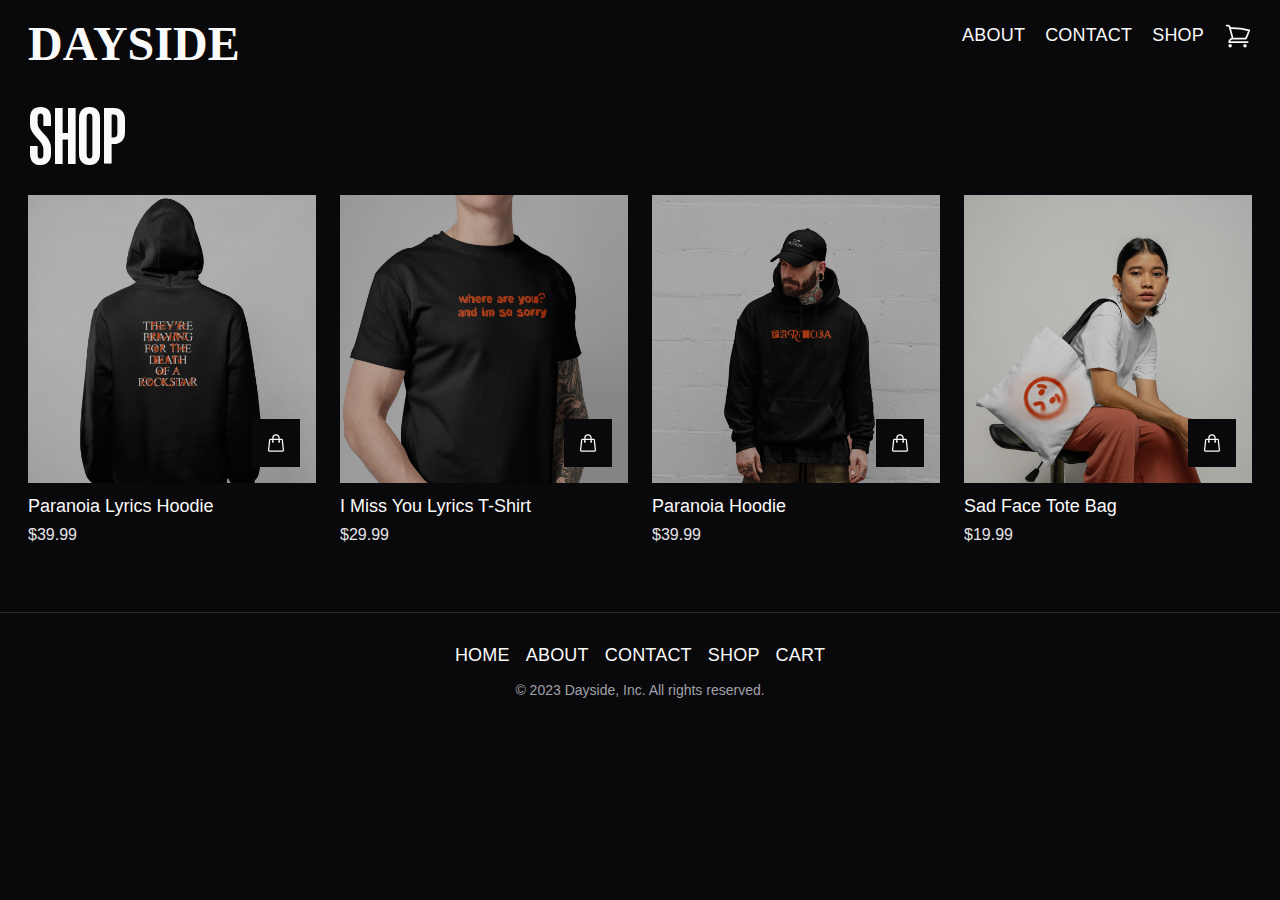
<file: shop.html>
<!DOCTYPE html>
<html lang="en">
  <head>
    <meta charset="UTF-8" />
    <meta name="viewport" content="width=device-width, initial-scale=1.0" />

    <link rel="stylesheet" type="text/css" href="./css/pages/shop.css" />
    <link rel="stylesheet" type="text/css" href="./css/normalize.css" />
    <link rel="stylesheet" type="text/css" href="./css/main.css" />
    <link rel="stylesheet" type="text/css" href="./css/font.css" />
    <link rel="stylesheet" type="text/css" href="./css/navbar.css" />
    <script src="./js/nav.js" defer></script>
    <title>Shop</title>
  </head>

  <body>
    <header class="primary-header flex">
      <span class="justify-start"
        ><a class="logo" href="index.html">Dayside</a></span
      >
      <button class="mobile-nav-toggle" aria-label="navigation"></button>

      <nav>
        <ul data-visible="false" class="primary-nav">
          <li><a href="about.html">About</a></li>
          <li><a href="contact.html">contact</a></li>
          <li><a href="shop.html">Shop</a></li>
          <li>
            <a href="cart.html" aria-label="Cart"
              ><svg
                xmlns="http://www.w3.org/2000/svg"
                fill="none"
                viewBox="0 0 24 24"
                stroke-width="1.5"
                stroke="currentColor"
                class="w-6 h-6"
              >
                <path
                  stroke-linecap="round"
                  stroke-linejoin="round"
                  d="M2.25 3h1.386c.51 0 .955.343 1.087.835l.383 1.437M7.5 14.25a3 3 0 00-3 3h15.75m-12.75-3h11.218c1.121-2.3 2.1-4.684 2.924-7.138a60.114 60.114 0 00-16.536-1.84M7.5 14.25L5.106 5.272M6 20.25a.75.75 0 11-1.5 0 .75.75 0 011.5 0zm12.75 0a.75.75 0 11-1.5 0 .75.75 0 011.5 0z"
                />
              </svg>
            </a>
          </li>
        </ul>
      </nav>
    </header>

    <main>
      <section id="product-listing">
        <h1 class="title-1">Shop</h1>

        <section id="products-grid">
          <div class="product">
            <div class="product-img">
              <a href="product.html">
                <img
                  width="540"
                  height="540"
                  src="img/paranoia-lyrics-hoodie.png"
                  srcset="
                    img/paranoia-lyrics-hoodie.png     1080w,
                    img/paranoia-lyrics-hoodie-810.png  810w,
                    img/paranoia-lyrics-hoodie-540.png  540w
                  "
                  alt="Paranoia Lyrics Hoodie"
              /></a>

              <div class="overlay"></div>
              <button class="icon-button secondary" aria-label="add to cart">
                <svg
                  xmlns="http://www.w3.org/2000/svg"
                  fill="none"
                  viewBox="0 0 24 24"
                  stroke-width="1.5"
                  stroke="currentColor"
                >
                  <path
                    stroke-linecap="round"
                    stroke-linejoin="round"
                    d="M15.75 10.5V6a3.75 3.75 0 10-7.5 0v4.5m11.356-1.993l1.263 12c.07.665-.45 1.243-1.119 1.243H4.25a1.125 1.125 0 01-1.12-1.243l1.264-12A1.125 1.125 0 015.513 7.5h12.974c.576 0 1.059.435 1.119 1.007zM8.625 10.5a.375.375 0 11-.75 0 .375.375 0 01.75 0zm7.5 0a.375.375 0 11-.75 0 .375.375 0 01.75 0z"
                  />
                </svg>
              </button>
            </div>

            <h2 class="headline">Paranoia Lyrics Hoodie</h2>
            <span>$39.99</span>
          </div>

          <div class="product">
            <div class="product-img">
              <a href="product.html">
                <img
                  src="img/i-miss-you-lyrics-shirt.png"
                  srcset="
                    img/i-miss-you-lyrics-shirt-540.png  540w,
                    img/i-miss-you-lyrics-shirt-810.png  810w,
                    img/i-miss-you-lyrics-shirt.png     1080w
                  "
                  alt="I Miss You Lyrics T-Shirt"
                  width="540"
                  height="540"
              /></a>

              <div class="overlay"></div>
              <button class="icon-button secondary" aria-label="add to cart">
                <svg
                  xmlns="http://www.w3.org/2000/svg"
                  fill="none"
                  viewBox="0 0 24 24"
                  stroke-width="1.5"
                  stroke="currentColor"
                >
                  <path
                    stroke-linecap="round"
                    stroke-linejoin="round"
                    d="M15.75 10.5V6a3.75 3.75 0 10-7.5 0v4.5m11.356-1.993l1.263 12c.07.665-.45 1.243-1.119 1.243H4.25a1.125 1.125 0 01-1.12-1.243l1.264-12A1.125 1.125 0 015.513 7.5h12.974c.576 0 1.059.435 1.119 1.007zM8.625 10.5a.375.375 0 11-.75 0 .375.375 0 01.75 0zm7.5 0a.375.375 0 11-.75 0 .375.375 0 01.75 0z"
                  />
                </svg>
              </button>
            </div>

            <h2 class="headline">I Miss You Lyrics T-Shirt</h2>
            <span>$29.99</span>
          </div>

          <div class="product">
            <div class="product-img">
              <a href="product.html">
                <img
                  src="img/paranoia-hoodie.png"
                  srcset="
                    img/paranoia-hoodie-540.png  540w,
                    img/paranoia-hoodie-810.png  810w,
                    img/paranoia-hoodie.png     1080w
                  "
                  alt="Paranoia Hoodie"
                  width="540"
                  height="540"
              /></a>

              <div class="overlay"></div>
              <button class="icon-button secondary" aria-label="add to cart">
                <svg
                  xmlns="http://www.w3.org/2000/svg"
                  fill="none"
                  viewBox="0 0 24 24"
                  stroke-width="1.5"
                  stroke="currentColor"
                >
                  <path
                    stroke-linecap="round"
                    stroke-linejoin="round"
                    d="M15.75 10.5V6a3.75 3.75 0 10-7.5 0v4.5m11.356-1.993l1.263 12c.07.665-.45 1.243-1.119 1.243H4.25a1.125 1.125 0 01-1.12-1.243l1.264-12A1.125 1.125 0 015.513 7.5h12.974c.576 0 1.059.435 1.119 1.007zM8.625 10.5a.375.375 0 11-.75 0 .375.375 0 01.75 0zm7.5 0a.375.375 0 11-.75 0 .375.375 0 01.75 0z"
                  />
                </svg>
              </button>
            </div>

            <h2 class="headline">Paranoia Hoodie</h2>
            <span>$39.99</span>
          </div>

          <div class="product">
            <div class="product-img">
              <a href="product.html">
                <img
                  src="img/sad-face-tote-bag.png"
                  srcset="
                    img/sad-face-tote-bag-540.png  540w,
                    img/sad-face-tote-bag-810.png  810w,
                    img/sad-face-tote-bag.png     1080w
                  "
                  alt="Sad Face Tote Bag"
                  width="540"
                  height="540"
              /></a>

              <div class="overlay"></div>
              <button class="icon-button secondary" aria-label="add to cart">
                <svg
                  xmlns="http://www.w3.org/2000/svg"
                  fill="none"
                  viewBox="0 0 24 24"
                  stroke-width="1.5"
                  stroke="currentColor"
                >
                  <path
                    stroke-linecap="round"
                    stroke-linejoin="round"
                    d="M15.75 10.5V6a3.75 3.75 0 10-7.5 0v4.5m11.356-1.993l1.263 12c.07.665-.45 1.243-1.119 1.243H4.25a1.125 1.125 0 01-1.12-1.243l1.264-12A1.125 1.125 0 015.513 7.5h12.974c.576 0 1.059.435 1.119 1.007zM8.625 10.5a.375.375 0 11-.75 0 .375.375 0 01.75 0zm7.5 0a.375.375 0 11-.75 0 .375.375 0 01.75 0z"
                  />
                </svg>
              </button>
            </div>

            <h2 class="headline">Sad Face Tote Bag</h2>
            <span>$19.99</span>
          </div>
        </section>
      </section>
    </main>

    <footer>
      <nav class="links">
        <a href="./index.html">Home</a>
        <a href="./about.html">About</a>
        <a href="./contact.html">Contact</a>
        <a href="./shop.html">Shop</a>
        <a href="./cart.html">Cart</a>
      </nav>
      <div class="socials"></div>
      <small>© 2023 Dayside, Inc. All rights reserved.</small>
    </footer>
  </body>
</html>
</file>
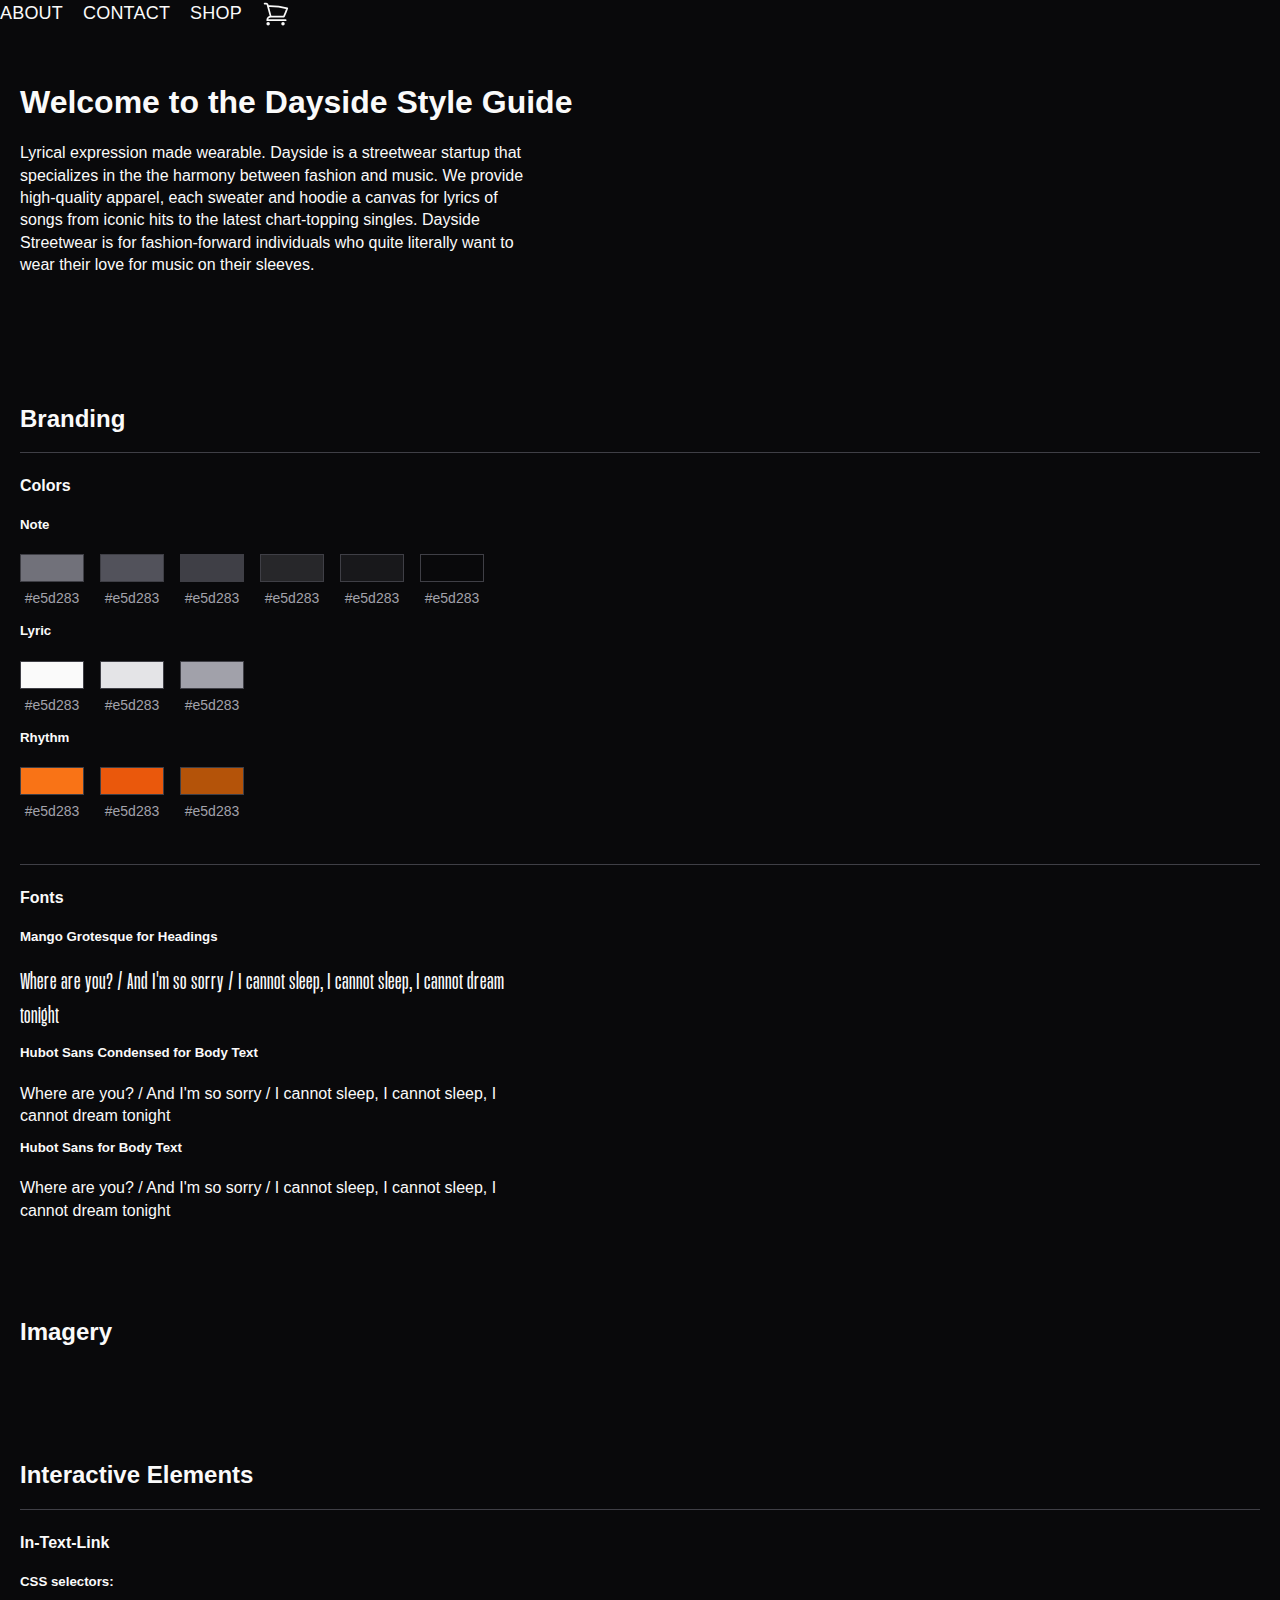
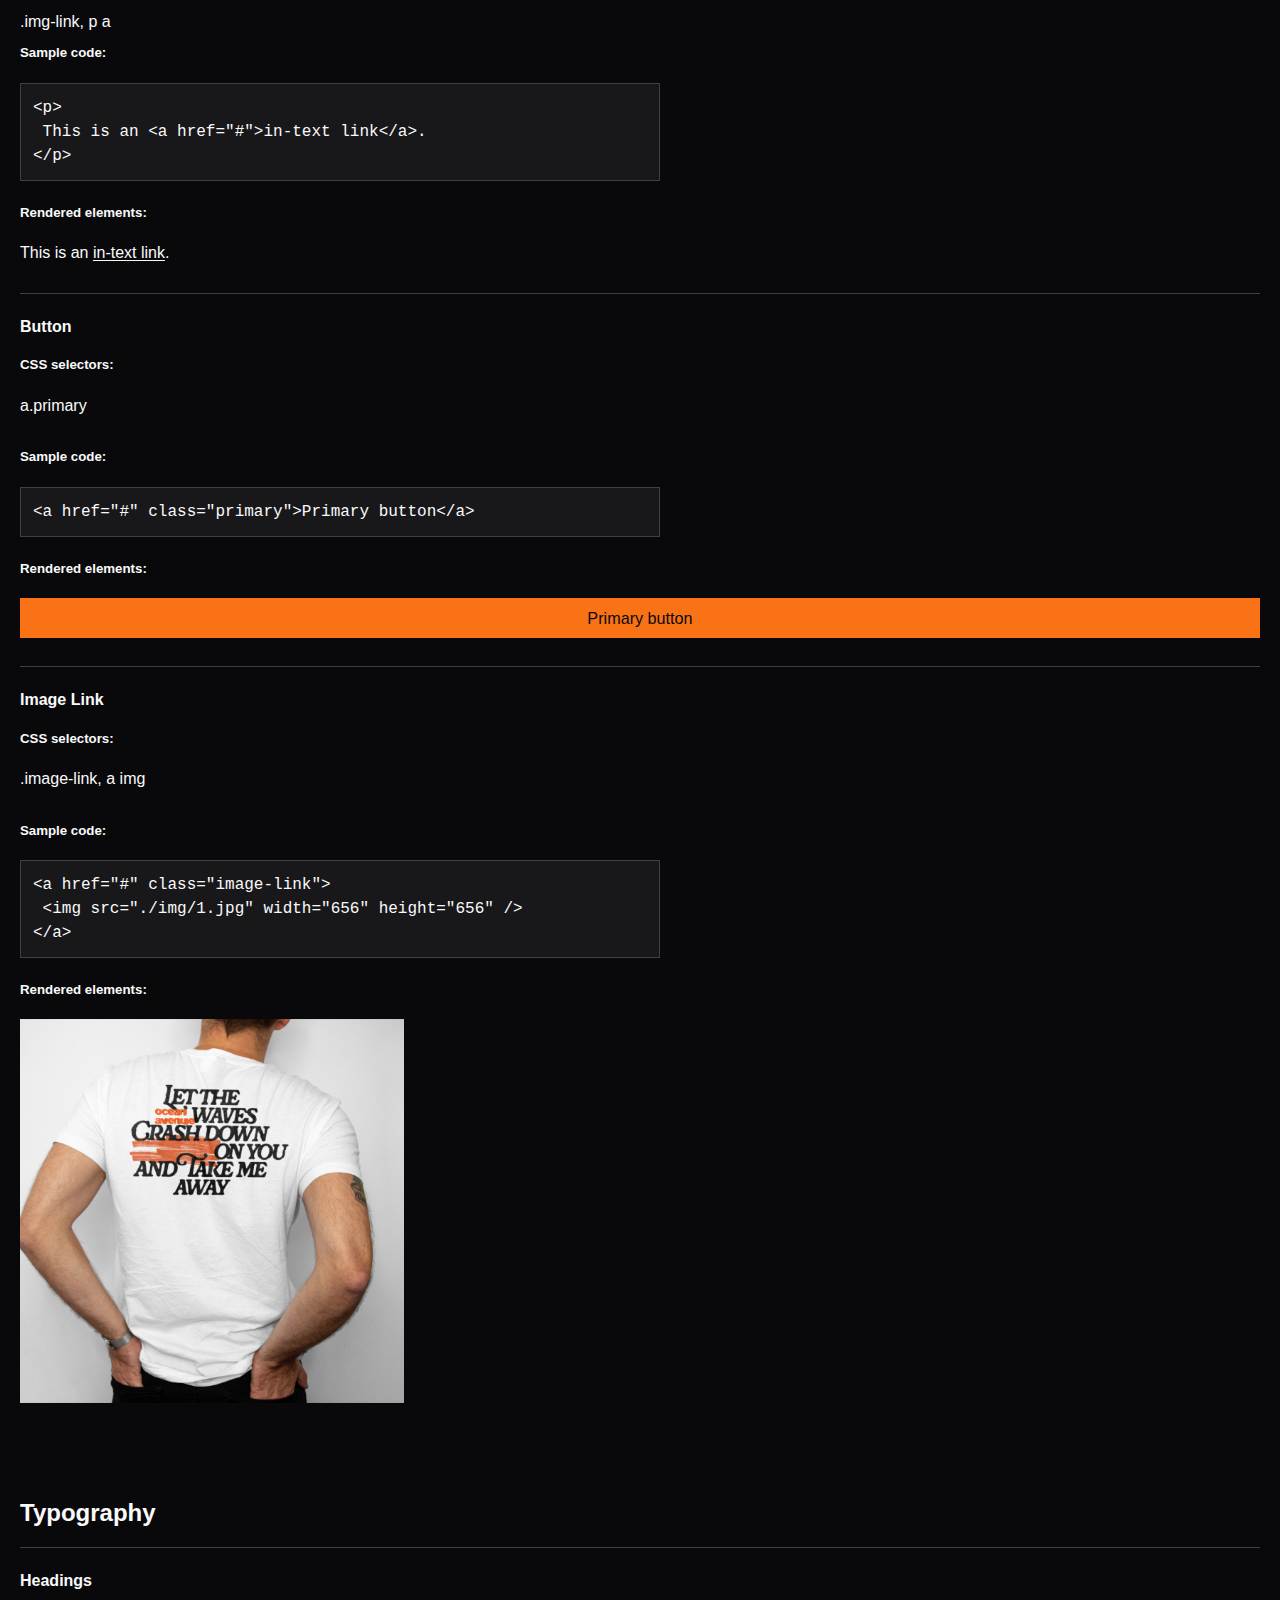
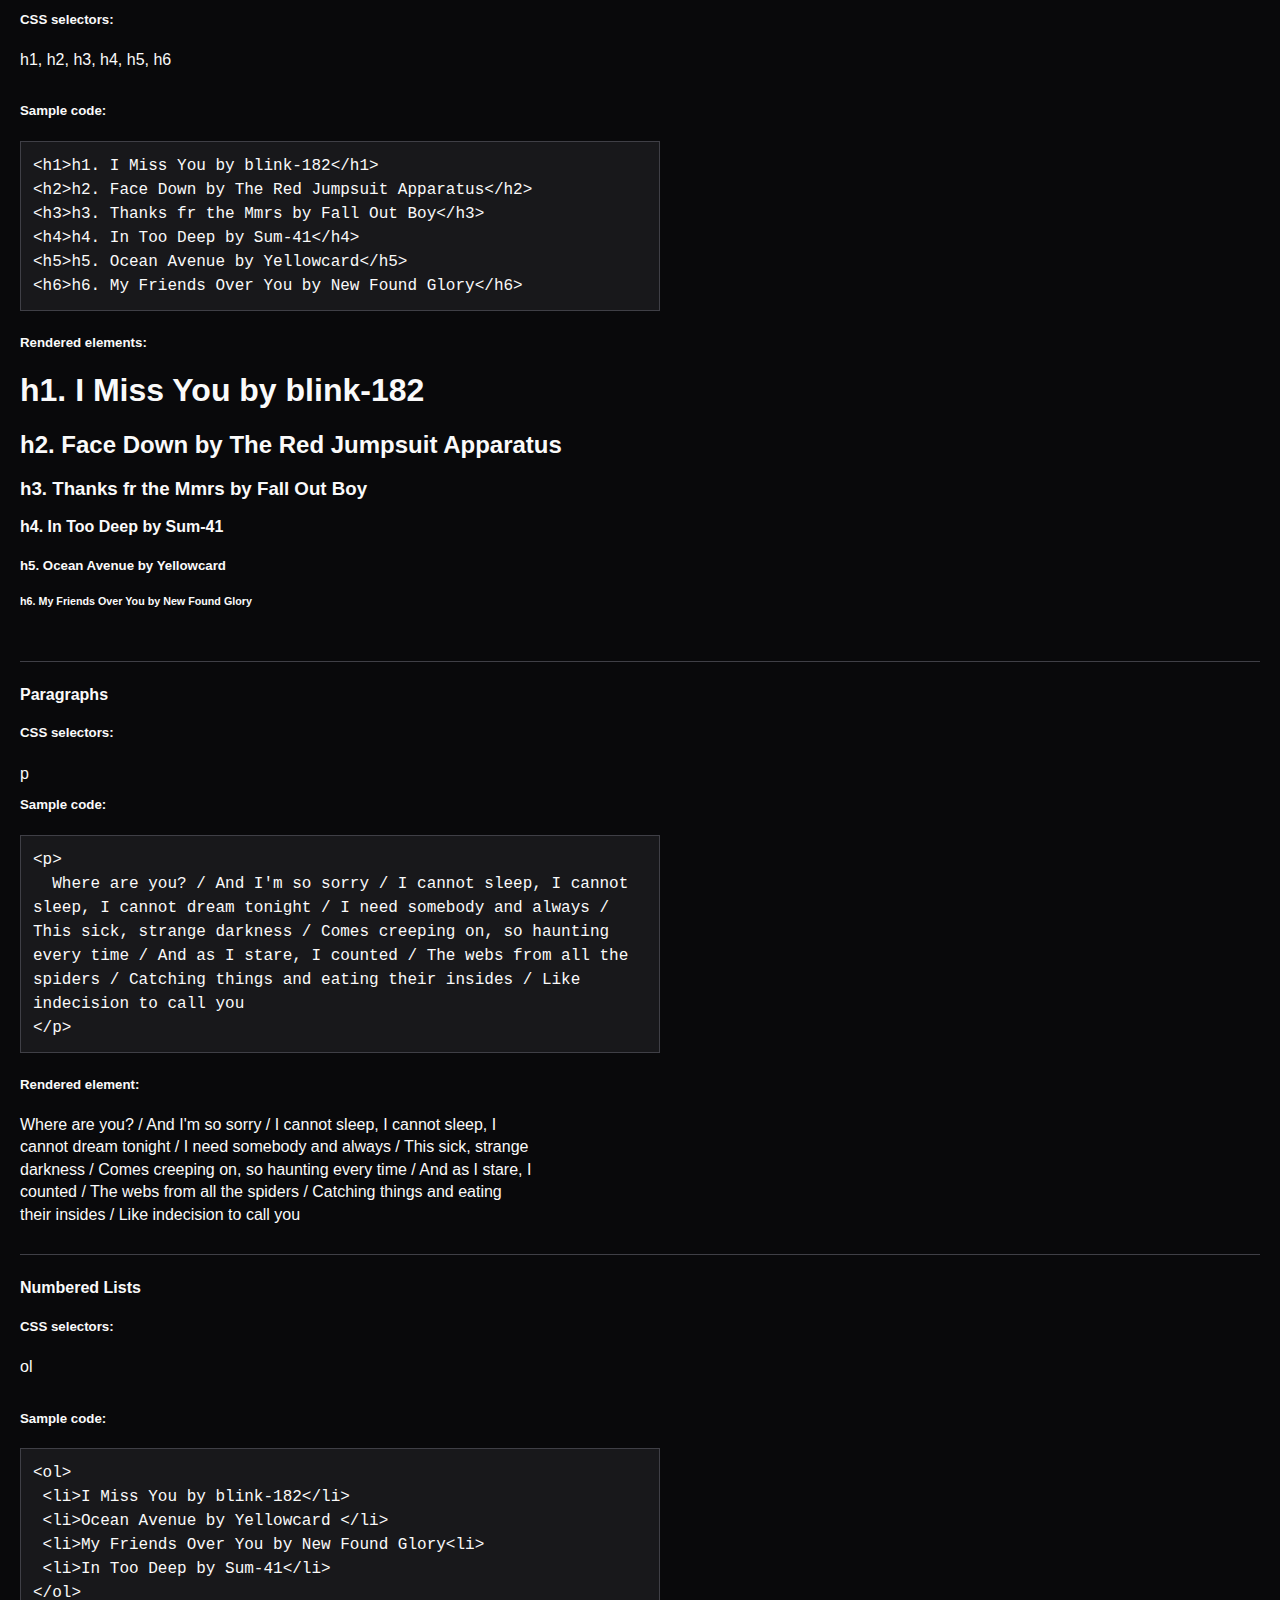
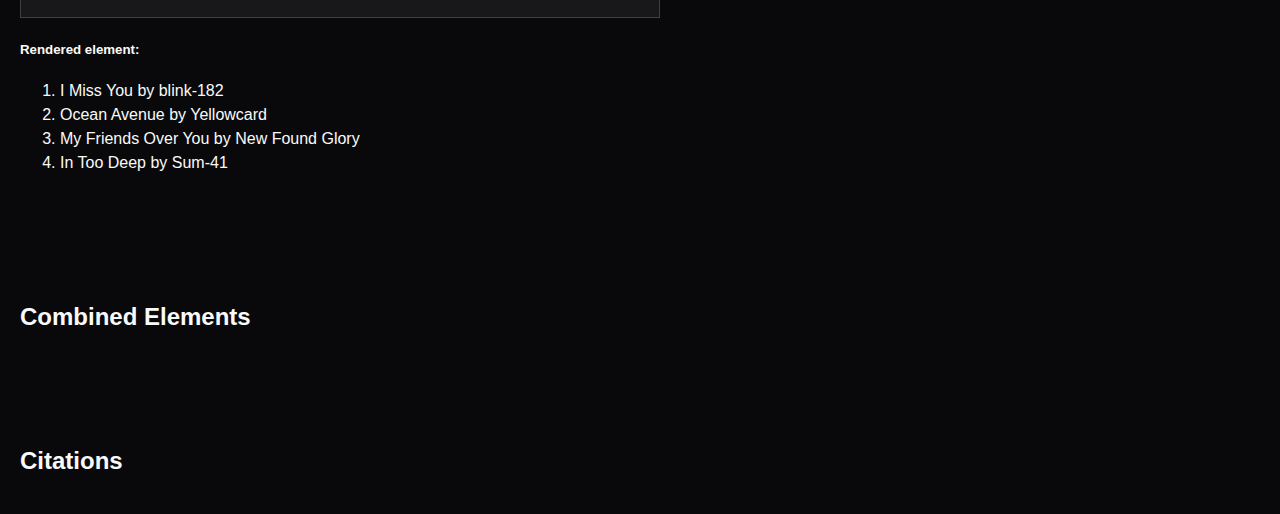
<file: styleguide.html>
<!DOCTYPE html>
<html lang="en">
  <head>
    <meta charset="UTF-8" />
    <meta name="viewport" content="width=device-width, initial-scale=1.0" />
    <title>Dayside Style Guide</title>

    <link rel="stylesheet" type="text/css" href="./css/normalize.css" />
    <link rel="stylesheet" type="text/css" href="./css/main.css" />
    <link rel="stylesheet" type="text/css" href="./css/font.css" />
    <link rel="stylesheet" type="text/css" href="./css/pages/index.css" />
    <link rel="stylesheet" type="text/css" href="./css/navbar.css" />
    <script src="./js/nav.js" defer></script>
  </head>

  <body>
    <main>
      <nav>
        <ul data-visible="false" class="primary-nav">
          <li><a href="about.html">About</a></li>
          <li><a href="contact.html">contact</a></li>
          <li><a href="shop.html">Shop</a></li>
          <li>
            <a href="cart.html" aria-label="Cart"
              ><svg
                xmlns="http://www.w3.org/2000/svg"
                fill="none"
                viewBox="0 0 24 24"
                stroke-width="1.5"
                stroke="currentColor"
                class="w-6 h-6"
              >
                <path
                  stroke-linecap="round"
                  stroke-linejoin="round"
                  d="M2.25 3h1.386c.51 0 .955.343 1.087.835l.383 1.437M7.5 14.25a3 3 0 00-3 3h15.75m-12.75-3h11.218c1.121-2.3 2.1-4.684 2.924-7.138a60.114 60.114 0 00-16.536-1.84M7.5 14.25L5.106 5.272M6 20.25a.75.75 0 11-1.5 0 .75.75 0 011.5 0zm12.75 0a.75.75 0 11-1.5 0 .75.75 0 011.5 0z"
                />
              </svg>
            </a>
          </li>
        </ul>
      </nav>
    </main>

    <section>
      <h1 class="large">Welcome to the Dayside Style Guide</h1>
      <p>
        Lyrical expression made wearable. Dayside is a streetwear startup that
        specializes in the the harmony between fashion and music. We provide
        high-quality apparel, each sweater and hoodie a canvas for lyrics of
        songs from iconic hits to the latest chart-topping singles. Dayside
        Streetwear is for fashion-forward individuals who quite literally want
        to wear their love for music on their sleeves.
      </p>
    </section>

    <section>
      <h2>Branding</h2>
      <div class="element">
        <h4>Colors</h4>

        <h5>Note</h5>
        <div class="color-palette">
          <div class="color">
            <div class="bg-zinc-500"></div>
            <small>#e5d283</small>
          </div>
          <div class="color">
            <div class="bg-zinc-600"></div>
            <small>#e5d283</small>
          </div>
          <div class="color">
            <div class="bg-zinc-700"></div>
            <small>#e5d283</small>
          </div>
          <div class="color">
            <div class="bg-zinc-800"></div>
            <small>#e5d283</small>
          </div>
          <div class="color">
            <div class="bg-zinc-900"></div>
            <small>#e5d283</small>
          </div>
          <div class="color">
            <div class="bg-zinc-950"></div>
            <small>#e5d283</small>
          </div>
        </div>

        <h5>Lyric</h5>
        <div class="color-palette">
          <div class="color">
            <div class="bg-text-primary"></div>
            <small>#e5d283</small>
          </div>
          <div class="color">
            <div class="bg-text-secondary"></div>
            <small>#e5d283</small>
          </div>
          <div class="color">
            <div class="bg-text-tertiary"></div>
            <small>#e5d283</small>
          </div>
        </div>

        <h5>Rhythm</h5>
        <div class="color-palette">
          <div class="color">
            <div class="bg-primary-500"></div>
            <small>#e5d283</small>
          </div>
          <div class="color">
            <div class="bg-primary-600"></div>
            <small>#e5d283</small>
          </div>
          <div class="color">
            <div class="bg-primary-700"></div>
            <small>#e5d283</small>
          </div>
        </div>
      </div>

      <div class="element">
        <h4>Fonts</h4>
        <h5>Mango Grotesque for Headings</h5>
        <p class="mango-grotesque">
          Where are you? / And I'm so sorry / I cannot sleep, I cannot sleep, I
          cannot dream tonight
        </p>

        <h5>Hubot Sans Condensed for Body Text</h5>
        <p class="hubot-sans-condensed">
          Where are you? / And I'm so sorry / I cannot sleep, I cannot sleep, I
          cannot dream tonight
        </p>

        <h5>Hubot Sans for Body Text</h5>
        <p class="hubot-sans">
          Where are you? / And I'm so sorry / I cannot sleep, I cannot sleep, I
          cannot dream tonight
        </p>
      </div>
    </section>

    <section>
      <h2>Imagery</h2>
    </section>

    <section>
      <h2>Interactive Elements</h2>

      <div class="element">
        <h4>In-Text-Link</h4>

        <h5>CSS selectors:</h5>
        <p>.img-link, p a</p>

        <h5>Sample code:</h5>
        <code>
          &lt;p&gt;<br />
          &nbsp;This is an &lt;a href="#"&gt;in-text link&lt;/a&gt;.<br />
          &lt;/p&gt;
        </code>

        <h5>Rendered elements:</h5>
        <p>
          This is an
          <a href="#">in-text link</a>.
        </p>
      </div>

      <div class="element">
        <h4>Button</h4>

        <h5>CSS selectors:</h5>
        <p>a.primary</p>

        <h5>Sample code:</h5>
        <code>
          &lt;a href="#" class="primary"&gt;Primary button&lt;/a&gt;<br />
        </code>

        <h5>Rendered elements:</h5>
        <div class="buttons">
          <a href="#" class="primary">Primary button</a>
        </div>
      </div>

      <div class="element">
        <h4>Image Link</h4>

        <h5>CSS selectors:</h5>
        <p>.image-link, a img</p>

        <h5>Sample code:</h5>
        <code>
          &lt;a href="#" class="image-link"&gt;<br />
          &nbsp;&lt;img src="./img/1.jpg" width="656" height="656" /&gt;<br />
          &lt;/a&gt;
        </code>

        <h5>Rendered elements:</h5>
        <a href="#" class="image-link">
          <img src="./img/mockup.png  " width="1080" height="1080" />
        </a>
      </div>
    </section>

    <section>
      <h2>Typography</h2>

      <div class="element">
        <h4>Headings</h4>

        <h5>CSS selectors:</h5>
        <p>h1, h2, h3, h4, h5, h6</p>

        <h5>Sample code:</h5>
        <code>
          &lt;h1&gt;h1. I Miss You by blink-182&lt;/h1&gt;<br />
          &lt;h2&gt;h2. Face Down by The Red Jumpsuit Apparatus&lt;/h2&gt;<br />
          &lt;h3&gt;h3. Thanks fr the Mmrs by Fall Out Boy&lt;/h3&gt;<br />
          &lt;h4&gt;h4. In Too Deep by Sum-41&lt;/h4&gt;<br />
          &lt;h5&gt;h5. Ocean Avenue by Yellowcard&lt;/h5&gt;<br />
          &lt;h6&gt;h6. My Friends Over You by New Found Glory&lt;/h6&gt;<br />
        </code>

        <h5>Rendered elements:</h5>
        <div class="headings">
          <h1>h1. I Miss You by blink-182</h1>
          <h2>h2. Face Down by The Red Jumpsuit Apparatus</h2>
          <h3>h3. Thanks fr the Mmrs by Fall Out Boy</h3>
          <h4>h4. In Too Deep by Sum-41</h4>
          <h5>h5. Ocean Avenue by Yellowcard</h5>
          <h6>h6. My Friends Over You by New Found Glory</h6>
        </div>
      </div>

      <div class="element">
        <h4>Paragraphs</h4>

        <h5>CSS selectors:</h5>
        <p>p</p>

        <h5>Sample code:</h5>
        <code>
          &lt;p&gt;<br />
          &nbsp; Where are you? / And I'm so sorry / I cannot sleep, I cannot
          sleep, I cannot dream tonight / I need somebody and always / This
          sick, strange darkness / Comes creeping on, so haunting every time /
          And as I stare, I counted / The webs from all the spiders / Catching
          things and eating their insides / Like indecision to call you<br />&lt;/p&gt;
        </code>

        <h5>Rendered element:</h5>
        <p>
          Where are you? / And I'm so sorry / I cannot sleep, I cannot sleep, I
          cannot dream tonight / I need somebody and always / This sick, strange
          darkness / Comes creeping on, so haunting every time / And as I stare,
          I counted / The webs from all the spiders / Catching things and eating
          their insides / Like indecision to call you
        </p>
      </div>

      <div class="element">
        <h4>Numbered Lists</h4>

        <h5>CSS selectors:</h5>
        <p>ol</p>

        <h5>Sample code:</h5>
        <code>
          &lt;ol&gt;<br />
          &nbsp;&lt;li&gt;I Miss You by blink-182&lt;/li&gt;<br />
          &nbsp;&lt;li&gt;Ocean Avenue by Yellowcard&nbsp;&lt;/li&gt;<br />
          &nbsp;&lt;li&gt;My Friends Over You by New Found Glory&lt;li&gt;<br />
          &nbsp;&lt;li&gt;In Too Deep by Sum-41&lt;/li&gt;<br />
          &lt;/ol&gt;
        </code>

        <h5>Rendered element:</h5>
        <ol>
          <li>I Miss You by blink-182</li>
          <li>Ocean Avenue by Yellowcard</li>
          <li>My Friends Over You by New Found Glory</li>
          <li>In Too Deep by Sum-41</li>
        </ol>
      </div>
    </section>

    <section>
      <h2>Combined Elements</h2>
    </section>

    <section>
      <h2>Citations</h2>
    </section>
  </body>
</html>
</file>
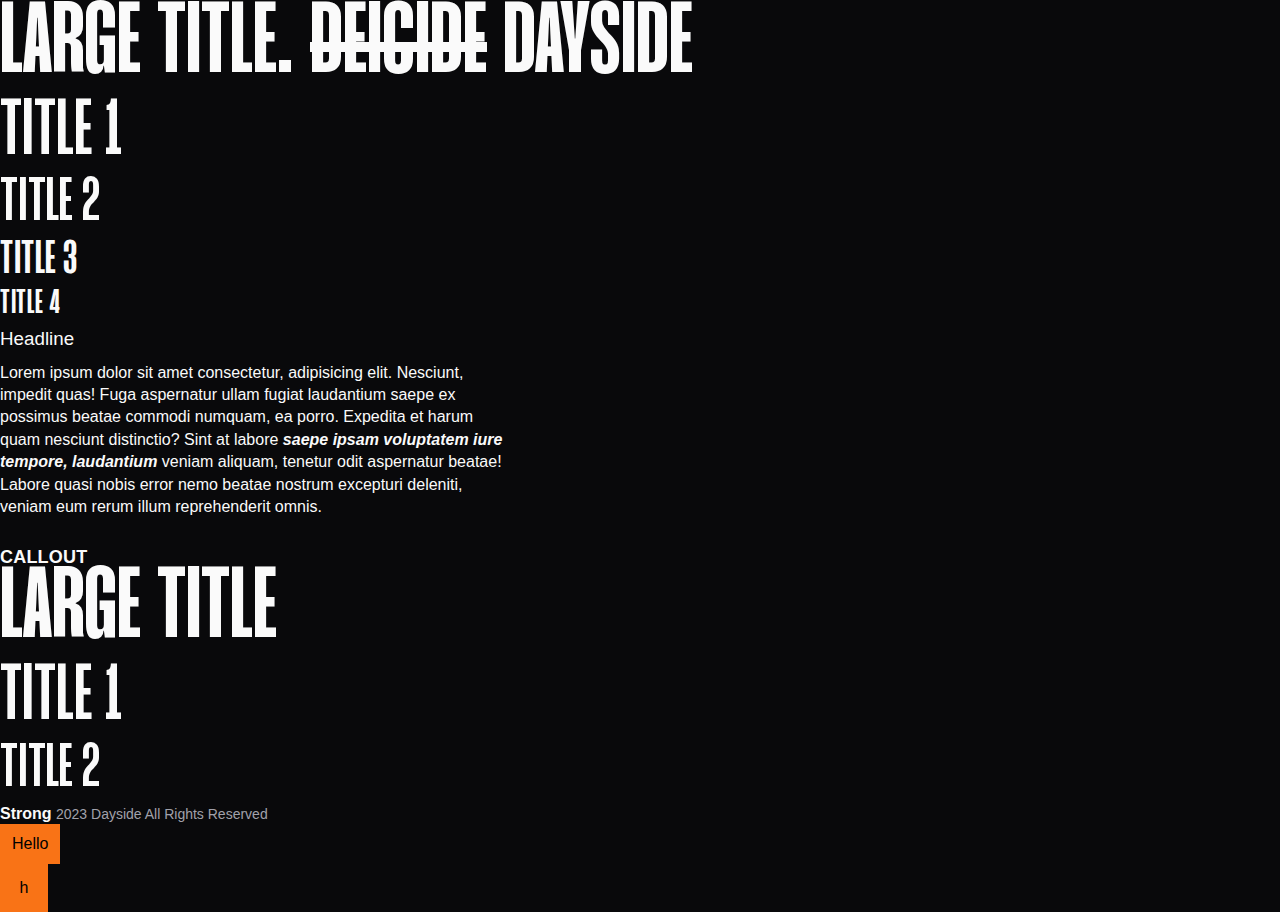
<file: test.html>
<html lang="en">
  <head>
    <meta charset="UTF-8" />
    <meta name="viewport" content="width=device-width, initial-scale=1.0" />

    <link rel="stylesheet" type="text/css" href="./css/normalize.css" />
    <link rel="stylesheet" type="text/css" href="./css/main.css" />
    <link rel="stylesheet" type="text/css" href="./css/font.css" />
    <link rel="stylesheet" type="text/css" href="./css/navbar.css" />
    <script src="./js/nav.js" defer></script>
    <title>Shop</title>
  </head>

  <body>
    <h1 class="large-title">
      Large title. <span class="strikethrough">DEICIDE</span> DAYSIDE
    </h1>
    <h2 class="title-1">Title 1</h2>
    <h3 class="title-2">Title 2</h3>
    <h4 class="title-3">Title 3</h4>
    <h5 class="title-4">Title 4</h5>
    <h2 class="headline">Headline</h2>
    <p>
      Lorem ipsum dolor sit amet consectetur, adipisicing elit. Nesciunt,
      impedit quas! Fuga aspernatur ullam fugiat laudantium saepe ex possimus
      beatae commodi numquam, ea porro. Expedita et harum quam nesciunt
      distinctio? Sint at labore
      <em>saepe ipsam voluptatem iure tempore, laudantium</em>
      veniam aliquam, tenetur odit aspernatur beatae! Labore quasi nobis error
      nemo beatae nostrum excepturi deleniti, veniam eum rerum illum
      reprehenderit omnis.
    </p>
    <span class="callout">Callout</span>

    <h3 class="large-title">Large title</h3>
    <h4 class="title-1">Title 1</h4>
    <h5 class="title-2">Title 2</h5>

    <strong>Strong</strong>
    <small>2023 Dayside All Rights Reserved</small>

    <button class="primary">Hello</button>
    <button class="icon-button">h</button>
  </body>
</html>
</file>
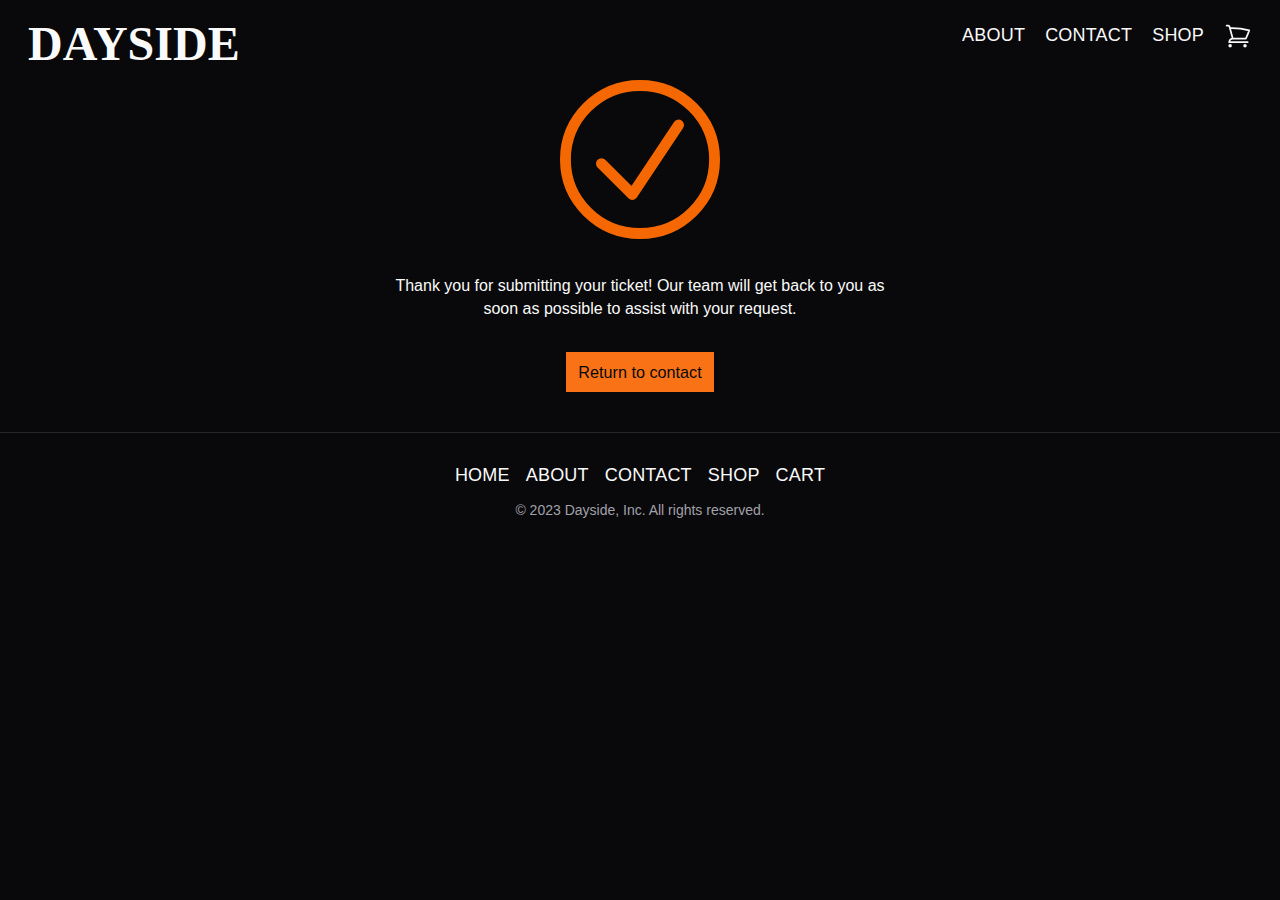
<file: ticket.html>
<!DOCTYPE html>
<html lang="en">
  <head>
    <meta charset="UTF-8" />
    <meta name="viewport" content="width=device-width, initial-scale=1.0" />
    <title>Message Sent</title>

    <link rel="stylesheet" type="text/css" href="./css/normalize.css" />
    <link rel="stylesheet" type="text/css" href="./css/main.css" />
    <link rel="stylesheet" type="text/css" href="./css/font.css" />
    <link rel="stylesheet" type="text/css" href="./css/pages/ticket.css" />
    <link rel="stylesheet" type="text/css" href="./css/navbar.css" />

    <script src="./js/nav.js" defer></script>
  </head>
  <body>
    <header class="primary-header flex">
      <span class="justify-start"
        ><a class="logo" href="index.html">Dayside</a></span
      >

      <button class="mobile-nav-toggle" aria-label="navigation"></button>

      <nav>
        <ul data-visible="false" class="primary-nav">
          <li><a href="about.html">About</a></li>
          <li><a href="contact.html">Contact</a></li>
          <li><a href="shop.html">Shop</a></li>
          <li>
            <a href="cart.html" aria-label="Cart"
              ><svg
                xmlns="http://www.w3.org/2000/svg"
                fill="none"
                viewBox="0 0 24 24"
                stroke-width="1.5"
                stroke="currentColor"
                class="w-6 h-6"
              >
                <path
                  stroke-linecap="round"
                  stroke-linejoin="round"
                  d="M2.25 3h1.386c.51 0 .955.343 1.087.835l.383 1.437M7.5 14.25a3 3 0 00-3 3h15.75m-12.75-3h11.218c1.121-2.3 2.1-4.684 2.924-7.138a60.114 60.114 0 00-16.536-1.84M7.5 14.25L5.106 5.272M6 20.25a.75.75 0 11-1.5 0 .75.75 0 011.5 0zm12.75 0a.75.75 0 11-1.5 0 .75.75 0 011.5 0z"
                />
              </svg>
            </a>
          </li>
        </ul>
      </nav>
    </header>

    <main>
      <div class="checkmark">
        <img
          src="img/icons/checkmark.svg"
          width="309"
          height="307"
          alt="icon of checkmark"
        />
      </div>

      <div class="description">
        <p>
          Thank you for submitting your ticket! Our team will get back to you as
          soon as possible to assist with your request.
        </p>
        <a href="contact.html" class="primary">Return to contact</a>
      </div>
    </main>
    <footer>
      <nav class="links">
        <a href="./index.html">Home</a>
        <a href="./about.html">About</a>
        <a href="./contact.html">Contact</a>
        <a href="./shop.html">Shop</a>
        <a href="./cart.html">Cart</a>
      </nav>
      <div class="socials"></div>
      <small>© 2023 Dayside, Inc. All rights reserved.</small>
    </footer>
    <script src="js/accordion.js"></script>
  </body>
</html>
</file>
<file: css/main.css>
@import url("./variables.css");

* {
  box-sizing: border-box;
}

html {
  background-color: var(--zinc-950);
  color: var(--text-primary);
}

a:visited,
a {
  color: var(--text-primary);
  transition: color 0.25s;
}

a:hover {
  color: var(--primary-500);
}

a.primary {
  font-family: "Hubot Sans", Arial, Helvetica, sans-serif;
  background-color: var(--primary-500);
  text-decoration: none;
  font-size: 1.0125rem;
  font-weight: 500;
  color: var(--zinc-950);
  padding: var(--sp-xs) var(--sp-base);
  display: inline-flex;
  align-items: center;
  gap: var(--sp-2xs);
  transition: background-color 0.25s;
  justify-content: center;
}

a.primary:hover {
  background-color: var(--primary-600);
}

img {
  width: 100%;
  height: auto;
}

section img {
  max-width: var(--img-xl);
}

.image-link > img,
a img {
  display: block;
  transition: transform 0.25s;
}

.image-link > img:hover,
a img:hover {
  transform: scale(1.025);
}

.checkbox-with-label {
  display: flex;
  gap: var(--sp-xs);
  margin-bottom: var(--sp-xs);
}

.checkbox-with-label:first-of-type {
  margin-top: var(--sp-sm);
}

button,
a {
  cursor: pointer;
}

a {
  text-underline-offset: var(--sp-3xs);
}

button,
a.primary,
a.secondary,
a.tertiary {
  min-height: var(--sp-4xl);
  height: var(--sp-4xl);
  padding-left: var(--sp-sm);
  padding-right: var(--sp-sm);
  background-color: var(--primary-500);
  font-weight: 500;
  transition: background-color 0.25s;
  display: flex;
  align-items: center;
  justify-content: center;
}

button {
  border-style: none;
}

button.tertiary {
  background-color: transparent;
  padding: 0;
  color: var(--primary-500);
}

button:hover,
a.primary:hover,
a.secondary:hover,
a.tertiary:hover,
button:focus,
a.primary:focus,
a.secondary:focus,
a.tertiary:focus {
  background-color: var(--primary-600);
}

.icon-button {
  height: var(--sp-5xl);
  width: var(--sp-5xl);
  transition: background-color 0.25s, color 0.25s;
}

.icon-button.primary {
  color: var(--primary-950);
  background-color: var(--primary-500);
}

.icon-button.primary:hover,
.icon-button.primary:focus {
  background-color: var(--primary-600);
}

.icon-button.secondary {
  color: var(--text-primary);
  background-color: var(--zinc-950);
}

.icon-button.secondary:hover,
.icon-button.secondary:focus {
  color: var(--primary-500);
}

.icon-button.tertiary {
  background-color: transparent;
  color: var(--text-primary);
}

.icon-button.tertiary:hover,
.icon-button.tertiary:focus {
  background-color: var(--zinc-900);
}

.promo-card {
  border: 1px solid var(--zinc-700);
  padding: var(--sp-lg);
  padding-top: var(--sp-2xl);
  text-align: center;
}

svg {
  width: var(--sp-2xl);
}

footer {
  display: flex;
  flex-direction: column;
  gap: var(--sp-xs);
  align-items: center;
  margin-top: var(--sp-4xl);
  padding: var(--sp-3xl);
  border-top: 1px solid var(--zinc-800);
}

footer a,
nav a {
  font-family: "Hubot Sans", Arial, Helvetica, sans-serif;
  font-stretch: condensed;
  font-size: 1.125rem;
  text-decoration: none;
  font-weight: 500;
  letter-spacing: 0.0125rem;
  text-transform: uppercase;
}

footer .links {
  display: flex;
  align-items: center;
  flex-direction: column;
  gap: var(--sp-base);
}

footer small {
  color: var(--text-tertiary);
  margin-bottom: 0;
  text-align: center;
}

@media screen and (min-width: 28rem) {
  footer .links {
    flex-direction: row;
  }
}

div.input {
  display: flex;
  flex-direction: column;
  gap: var(--sp-xs);
  margin-top: var(--sp-2xl);
}

input[type="text"],
input[type="email"],
input[type="number"],
textarea,
select {
  border: none;
  font-family: "Hubot Sans", Arial, Helvetica, sans-serif;
  color: var(--text-primary);
  padding: var(--sp-xs);
  height: var(--sp-4xl);
  transition: background-color 0.125s;
  background-color: var(--zinc-800);
}

textarea {
  height: auto;
}

input[type="text"]:hover,
input[type="email"]:hover,
input[type="number"]:hover,
textarea:hover,
select:hover {
  background-color: var(--zinc-700);
}

input[type="text"]:focus,
input[type="email"]:focus,
input[type="number"]:focus,
textarea:focus,
select:focus {
  background-color: var(--zinc-700);
  border-radius: 0;
}

.td-flex {
  display: flex;
  flex-wrap: wrap;
  gap: var(--sp-2xs);
  align-items: center;
}

.chip {
  font-size: 0.8rem;
  text-transform: uppercase;
  padding: var(--sp-2xs) var(--sp-xs);
  background-color: var(--zinc-700);
  border-radius: var(--sp-2xl);
  color: var(--text-secondary);
}
</file>
<file: css/font.css>
@font-face {
  font-family: "Hubot Sans";
  src: url("./fonts/HubotSans[slnt\,wdth\,wght].woff2") format("woff2");
  /* src: url("/fonts/HubotSans[slnt\,wdth\,wght].woff2"woff2"); */
  src: url();
}

/* @font-face {
  font-family: "Mango Grotesque";
  src: url("/fonts/Mango\ Grotesque-VF.woff2") format("woff2");
} */

@font-face {
  font-family: "Mango-Grotesque";
  src: url('../fonts/Mango Grotesque-VF.woff2') format('woff2');
  /* Other font properties like font-weight, font-style, etc. can be added if needed */
}

body {
  font-family: "Hubot Sans", Arial, Helvetica, sans-serif;
}

h1,
h2,
h3,
h4,
h5,
h6,
p,
ul,
ol {
  margin-top: 0;
}

p,
ul,
code,
ol {
  max-width: 40rem;
  line-height: 1.5;
  margin-bottom: var(--sp-3xl);
}

.large-title {
  font-size: 6.25rem;
}

.title-1 {
  font-size: 4.9375rem;
  font-weight: 600;
}

.title-2 {
  font-size: 3.8125rem;
  margin-bottom: var(--sp-lg);
  font-weight: 600;
}

.title-3 {
  font-size: 2.875rem;
  font-weight: 600;
}

.title-4 {
  font-size: 2.125rem;
  font-weight: 600;
}

.headline {
  font-size: 1.175rem;
  margin-bottom: var(--sp-sm);
  font-weight: 500;
}

p {
  line-height: 140%;
  max-width: 32rem;
}

p:not(p:last-of-type) {
  margin-bottom: var(--sp-sm);
}

p.label.orange {
  color: var(--primary-500);
}

small {
  font-size: 0.875rem;
  color: var(--text-tertiary);
  line-height: 1.0625rem;
  margin-bottom: var(--sp-base);
}

.hubot-sans {
  font-family: "Hubot Sans", Arial, Helvetica, sans-serif;
}

.hubot-sans-condensed {
  font-family: "Hubot Sans", Arial, Helvetica, sans-serif;
  font-stretch: condensed;
}

.mango-grotesque {
  font-family: "Mango-Grotesque", Arial, Helvetica, sans-serif;
  font-size: 1.5rem;
}

em {
  font-style: italic;
  font-weight: bold;
}

.text-lg {
  font-size: 1.125rem;
}

.text-base {
  font-size: 1rem;
}

.text-sm {
  font-size: 0.9rem;
}

code {
  display: block;
  padding: var(--sp-sm);
  background-color: var(--zinc-900);
  border: 1px solid var(--zinc-700);
  margin-bottom: var(--sp-xl);
}

.large-title,
.title-1,
.title-2,
.title-3,
.title-4 {
  font-family: "Mango-Grotesque", Arial, Helvetica, sans-serif;
  text-transform: uppercase;
  margin-bottom: var(--sp-xs);
  line-height: 90%;
}

.headline,
label,
.subtitle,
.caption-text {
  font-family: "Hubot Sans", Arial, Helvetica, sans-serif;
}

.subtitle {
  font-size: 1.125rem;
  margin-bottom: var(--sp-xs);
  font-weight: 600;
}

.callout {
  font-family: "Hubot Sans", Arial, Helvetica, sans-serif;
  font-stretch: condensed;
  font-size: 1.125rem;
  line-height: 0.9375rem;
  margin-bottom: var(--sp-sm);
  font-weight: 600;
  letter-spacing: 0.0125rem;
  text-transform: uppercase;
}

strong {
  font-weight: 600;
}

.strikethrough {
  text-decoration: line-through;
}

.caption-text {
  font-size: 0.875rem;
  color: var(--text-secondary);
}

.text-secondary {
  color: var(--text-secondary);
}

.text-tertiary {
  color: var(--text-tertiary);
}

.text-orange {
  color: var(--primary-500);
}
</file>
<file: css/pages/landing.css>
@import url("../variables.css");

main {
  padding: var(--sp-2xl);
  overflow: hidden;
}

section {
  margin-top: var(--sp-5xl);
}

.hero {
  display: block;
  margin-top: var(--sp-5xl);
  text-align: center;
}

.small-header {
  font-family: "Mango Grotesque", Arial, Helvetica, sans-serif;
  font-weight: 600;
  text-transform: uppercase;
  font-size: clamp(1rem, 8vw, 4rem);
}

.large-title {
  line-height: clamp(2rem, 30vw + 1rem, 30rem);
  margin: 0;
  padding: 0;
  font-size: clamp(5rem, 40vw, 45rem);
}

.collection-grid {
  display: grid;
  column-gap: var(--sp-lg);
  row-gap: var(--sp-3xl);
}

.collection-grid a {
  margin-bottom: var(--sp-xl);
}

figure {
  margin: 0;
  height: 100%;
}

figcaption {
  margin-top: var(--sp-sm);
}
a {
  text-decoration: none;
}

section img {
  max-width: 100%;
}

.collection-item img {
  height: 100%;
  vertical-align: middle;
  object-fit: cover;
}
.collab-grid {
  display: grid;
  gap: var(--sp-lg);
}

.collab-photo img {
  height: 100%;
  vertical-align: middle;
  object-fit: cover;
  opacity: 50%;
}

.collab-photo {
  position: relative;
}
.photo-text {
  font-family: "Mango Grotesque";
  font-size: clamp(1rem, 8vw, 10rem);
  font-weight: bold;
  text-align: center;
  text-transform: uppercase;
  line-height: 90%;
  position: absolute;
  top: 50%;
  left: 50%;
  transform: translate(-50%, -50%);
}

@media screen and (min-width: 40rem) {
  .collection-grid {
    grid-template-columns: 1fr 1fr;
  }
}

@media screen and (min-width: 48rem) {
  .collection-grid {
    grid-template-columns: 1fr 1fr 1fr 1fr;
  }

  .collab-grid {
    grid-template-columns: 1fr 1fr;
  }

  .collections,
  .collaborations {
    margin-top: var(--sp-6xl);
  }
}

@media screen and (min-width: 60rem) {
  main {
    margin-left: 10%;
    margin-right: 10%;
  }
}
</file>
<file: css/navbar.css>
@import url("./variables.css");

.flex {
  display: flex;
  flex-direction: row;
}
.primary-header {
  justify-content: flex-end;
  padding: var(--sp-sm);
  padding-left: var(--sp-2xl);
  padding-right: var(--sp-2xl);
  position: sticky;
  top: 0;
  background-color: var(--zinc-950);
  z-index: 100000;
}
.primary-header h3 a {
  font-size: 3rem;
}

.justify-start {
  margin-right: auto;
}

.icon {
  margin: 0 1rem;
}

nav {
  display: flex;
  align-items: center;
}

ul {
  max-width: 100%;
}

.primary-nav {
  display: flex;
  gap: var(--sp-lg);
  list-style: none;
  padding: 0;
  margin: 0;
}

.mobile-nav-toggle {
  display: none;
}

.logo {
  display: block;
  margin-top: calc(var(--sp-xs));
  font-family: "Mango Grotesque";
  font-size: 3rem;
  text-transform: uppercase;
  text-decoration: none;
  line-height: 100%;
  font-weight: bold;
}

nav a,
footer .links a {
  text-transform: uppercase;
  font-stretch: condensed;
  font-weight: 500;
  font-size: 1.125rem;
  text-decoration: none;
}

/* mobile nav styling */
@media (max-width: 42rem) {
  .primary-header {
    align-items: center;
  }

  .primary-nav {
    position: fixed;
    flex-direction: column;
    gap: 1.5rem;
    z-index: 1000;
    padding: min(10vh, 10rem) 2rem;
    inset: 0 0 0 0;
    background-color: var(--zinc-900);
    transform: translateY(100%);
    transition: transform 0.2s ease-out;
  }

  .primary-nav[data-visible="true"] {
    transform: translateX(0%);
  }

  .mobile-nav-toggle {
    display: block;
    z-index: 9999;
    background: no-repeat center/100% url("../img/burger.svg");
    height: 2rem;
    width: 2.5rem;
    border: 0;

    top: var(--sp-lg);
    right: var(--sp-lg);
  }

  .mobile-nav-toggle:hover,
  .mobile-nav-toggle:focus {
    background-color: var(--zinc-600);
  }
}
</file>
<file: css/pages/about.css>
@import url("../variables.css");
main {
  display: flex;
  flex-direction: column;
  overflow: hidden;
  padding: var(--sp-xl);
}

section {
  margin-bottom: var(--sp-5xl);
}

.title {
  font-size: clamp(5rem, 20vw, 8rem);
  line-height: normal;
}

section img {
  max-width: 100%;
}

/* .dev-container{
    position: relative;
    background-color: red;
} */

.dev-container {
  position: relative;
}

.developer {
  display: grid;
  position: absolute;
  grid-template-columns: 1fr;
  opacity: 1;
  transition: opacity 1s;
  margin: 0 20%;
  gap: var(--sp-xl);
}

.hide {
  opacity: 0;
  visibility: hidden;
}

.developer:not(.hide) {
  position: relative;
  transition: opacity 1s;
}

.dev-photo {
  height: 50vw;
}

.dev-photo img {
  height: 100%;
  object-fit: cover;
}

.dev-buttons {
  display: none;
  margin-bottom: 2rem;
  justify-content: center;
  gap: 5%;
  margin-bottom: var(--sp-5xl);
}

.dev-buttons a {
  position: relative;
  padding: 1rem 2rem;
  width: 10rem;
  cursor: pointer;
  text-align: center;
  transition: 0.5s ease;
  overflow: hidden;
  text-transform: uppercase;
}

.dev-buttons a .button-name {
  display: inline-block;
  text-align: left;
  width: fit-content;
}

.dev-buttons .active {
  color: white;
}

.dev-buttons a .is {
  position: absolute;
  width: 1rem;
  height: 1rem;
  transition: all 0.7s ease;
}

.dev-buttons .button-name .tl {
  top: 0;
  left: 0;
  border-top: solid 0.1rem var(--primary-600);
  border-left: solid 0.1rem var(--primary-600);
  transform: translateX(-100%) translateY(-100%);
}

.dev-buttons .button-name .br {
  bottom: 0;
  right: 0;
  border-bottom: solid 0.2rem var(--primary-600);
  border-right: solid 0.2rem var(--primary-600);
  transform: translateX(100%) translateY(100%);
}

.dev-buttons .active .tl {
  top: 0;
  left: 0;
  border-top: solid 0.2rem var(--primary-600);
  border-left: solid 0.2rem var(--primary-600);
  transform: translateX(75%) translateY(25%);
}

.dev-buttons .active .br {
  bottom: 0;
  right: 0;
  border-bottom: solid 0.2rem var(--primary-600);
  border-right: solid 0.2rem var(--primary-600);
  transform: translateX(-75%) translateY(-25%);
}

.dev-buttons button:focus {
  color: white;
}

.dev-contact ul,
li {
  margin: 0;
  padding: 0;
  display: flex;
  flex-direction: row;
  list-style: none;
  gap: 2rem;
}

.dev-name h2 {
  font-size: clamp(4rem, 10vw, 7rem);
  margin-top: 1rem;
}

.dev-title {
  font-family: "Hubot Sans";
  font-size: clamp(1rem, 2vw, 2rem);
  font-weight: 400;
  margin-top: -1rem;
}

.no-script {
  margin-top: var(--sp-5xl);
}

span {
  display: block;
}

.dev-name span {
  display: inline;
}

.show-button {
  display: flex;
}

@media screen and (min-width: 0rem) {
  .developer {
    margin: var(--sp-3xl) 0;
  }
  .dev-photo {
    height: 80vw;
  }
  .dev-buttons {
    gap: 0;
  }
}

@media screen and (min-width: 30rem) {
  .developer {
    margin: 15% 10%;
  }

  .dev-buttons {
    gap: 10%;
  }
}

.dev-photo {
  aspect-ratio: 1 / 1;
}

/* desktop view at 900px */
@media screen and (min-width: 55rem) {
  main {
    /* padding: 0 10rem; */
    margin: 0 5rem;
  }

  .dev-name span {
    display: block;
  }

  .developer {
    grid-template-columns: 1fr 1.5fr;
    column-gap: var(--sp-6xl);
    row-gap: var(--sp-xl);
    width: 100%;
    margin: 0;
  }
  .no-script {
    margin-top: var(--sp-8xl);
  }

  .about {
    display: flex;
    flex-direction: row;
    justify-content: space-between;
    gap: var(--sp-6xl);
  }
  .about-photo {
    width: 40vw;
  }

  .about-photo img {
    object-fit: cover;
    width: 100%;
    height: 100%;
  }

  section img {
    max-width: 100%;
  }

  .dev-bio {
    grid-row: 2 /3;
    max-width: 27rem;
    font-size: 1rem;
  }
  .dev-name,
  .dev-bio,
  .links {
    /* grid-column: 2 / 3; */
  }

  .dev-photo {
    grid-row: 1 / 4;
    position: relative;
    height: 100%;
  }

  .dev-photo img {
    width: 100%;
    height: 100%;
    object-fit: cover;
    position: absolute;

    /* object-position: bottom; */
  }
}

@media screen and (min-width: 60rem) {
  main {
    margin-left: 10%;
    margin-right: 10%;
  }
}
</file>
<file: css/pages/cart.css>
@import url(../variables.css);
main {
  padding: var(--sp-2xl);
}

#content {
    margin-top: var(--sp-2xl);
    display: grid;
    width: 100%;
    max-width: 75rem;
    gap: var(--sp-5xl);
}

#order-summary {
  padding: var(--sp-lg);
  background-color: var(--zinc-900);
  height: fit-content;
}

#order-summary a.primary {
  margin-top: var(--sp-xs);
}

h1 {
  margin-bottom: var(--sp-2xl);
}

#order-summary {
  grid-column: 1;
  order: 1;
}

#order-summary {
  grid-row: span 1;
}

#order-summary table {
  margin-top: var(--sp-base);
  margin-bottom: var(--sp-xs);
  width: 100%;
}

#order-summary td {
  padding-bottom: var(--sp-base);
}

#order-summary table td:last-child {
  text-align: right;
}

#order-summary td:not(.headline) {
  color: var(--text-secondary);
}

.product-info > div:not(.price-qty-info) > span {
  color: var(--text-secondary);
}

@media screen and (min-width: 60rem) {
  #content {
    grid-template-columns: 3fr 2fr;
  }

  #order-summary {
    grid-column: 2;
  }

  #order-summary {
    grid-row: span 2;
    padding: var(--sp-2xl);
  }

  #products {
    grid-row: 1;
  }
}

@media screen and (min-width: 80rem) {
  main {
      display: flex;
      flex-direction: column;
      align-items: center;
  }
}
</file>
<file: css/components/product.css>
#products .product .product-info {
  display: flex;
  flex-direction: row;
  width: 100%;
}

.product .icon-button .tertiary {
  height: fit-content;
}

.product {
  display: flex;
  justify-content: space-between;
  flex-direction: column;
  gap: var(--sp-lg);
  padding-top: var(--sp-xl);
  padding-bottom: var(--sp-lg);
  border-bottom: 1px solid var(--zinc-800);
}

.product:first-of-type {
  padding-top: 0;
}

.product:last-of-type {
  border-bottom: none;
  padding-bottom: 0;
}

.product-img {
  width: 100%;
  aspect-ratio: 1 / 1;
}

.product-img img {
  object-fit: cover;
}

.product-details {
  display: flex;
  flex-direction: column;
  justify-content: space-between;
}

.product-info {
  display: flex;
  flex-direction: row;
  justify-content: space-between;
  gap: var(--sp-2xs);
}

.product .headline {
  margin-bottom: var(--sp-xs);
}

.price-qty-info {
  margin-top: var(--sp-base);
  display: flex;
  gap: var(--sp-sm);
  align-items: center;
}

.product .icon-button {
  margin-top: calc(var(--sp-5xl) / 3 * -1);
  color: var(--text-tertiary);
}

@media screen and (min-width: 27rem) {
  .product-img {
    width: 60%;
    max-width: 10rem;
  }

  .product {
    flex-direction: row;
  }
}

@media screen and (min-width: 60rem) {
  .product-img {
    width: 60%;
  }

  .product {
    gap: var(--sp-lg);
    padding-top: var(--sp-3xl);
    padding-bottom: var(--sp-2xl);
  }
}
</file>
<file: css/pages/checkout2.css>
@import url(../variables.css);

main {
  padding: var(--sp-2xl);
}

#content {
    margin-top: var(--sp-2xl);
    display: grid;
    width: 100%;
    max-width: 75rem;
    gap: var(--sp-2xl);
}

#forms, #order-summary {
    max-width: calc(100vw - (var(--sp-2xl) * 2));
}

#order-summary {
    background-color: var(--zinc-900);
    padding: var(--sp-2xl) var(--sp-2xl) calc(var(--sp-2xl) - var(--sp-sm)) var(--sp-2xl);
    height: fit-content;
}

#order-products {
    margin-top: var(--sp-lg);
    border-bottom: 1px solid var(--zinc-800);
}

.order-product {
    display: flex;
    gap: var(--sp-xl);
}

.order-product:not(.order-product:last-of-type) {
    margin-bottom: var(--sp-2xl);
}

.order-product img {
    width: 2rem;
    height: 2rem;
}

.order-product-details {
    display: flex;
    flex-direction: column;
    gap: var(--sp-xs);
}

.input-group-2-col, .input-group-3-col {
    width: 100%;
    display: flex;
    gap: var(--sp-base);
}

.input-group-2-col div {
    width: 50%
}

.input-group-2-col select, input {
    width: 100%;
}

.input-group-3-col div {
    width: calc((100% / 2));
}

.order-product-details h3 {
    margin-bottom: var(--sp-2xs);
}

#order-total table {
    margin-top: var(--sp-xl);
    width: 100%;
}
  
#order-total td {
    padding-bottom: var(--sp-sm);
}
  
#order-total table td:last-child {
  text-align: right;
}
  
#order-total td:not(.headline) {
    color: var(--text-secondary);
}

.form-group:not(.form-group:first-of-type), #next-step {
    margin-top: var(--sp-4xl);
    border-top: 1px solid var(--zinc-800);
    padding-top: var(--sp-4xl);
}

#next-step {
  display: none;
}

.input-with-button {
    margin-top: var(--sp-2xl);
    display: flex;
    flex-direction: column;
    gap: var(--sp-xs);
}

.input-and-button {
    display: flex;
    gap: var(--sp-sm);
}

.input-and-button button {
    background-color: transparent;
    color: var(--primary-500);
    border: 1px solid var(--primary-500);
}

.input-and-button button:hover, .input-and-button button:focus {
    background-color: var(--primary-500);
    color: var(--zinc-900)
}

.input-and-button input {
    width: 100%;
}

#next-step-desktop {
    margin-top: var(--sp-base);
  margin-bottom: var(--sp-sm);
}

.disclaimer {
    margin-bottom: var(--sp-lg);
}

@media screen and (min-width: 26.563rem) {
    .order-product img {
        width: 3rem;
        height: 3rem;
    }
}

@media screen and (min-width: 28rem) {
    .order-product img {
        width: 6rem;
        height: 6rem;
    }
}

@media screen and (min-width: 60rem) {
   #content {
    grid-template-columns: 1fr 1fr;
    margin-top: var(--sm);
    gap: var(--sp-5xl);
   }

   .order-product {
    margin-bottom: var(--sp-xl);
   }

   #order-products {
    margin-bottom: 0;
   }

   #next-step {
    display: flex;
    flex-direction: column;
   }

   #next-step a {
    align-self: self-end;
   }

   #next-step-desktop {
    display: none;
   }
  
   .input-group-3-col div {
        width: calc(100% / 3);
    }
}

@media screen and (min-width: 67rem) {
    .name-price {
        display: flex;
        justify-content: space-between;
        width: 100%;
    }

    
    .order-product-info {
        width: 100%;
    }
}

@media screen and (min-width: 80rem) {
    main {
        display: flex;
        flex-direction: column;
        align-items: center;
    }

}
</file>
<file: css/pages/confirmation.css>
@import url("../variables.css");
#content h1 span {
    display: block;
}

#content h1 {
    margin-bottom: var(--sp-2xl);
}

#customer-info {
    display: grid;
    gap: var(--sp-3xl);
}

#confirmation .order-product:last-of-type {
    margin-bottom: var(--sp-2xl);
}

#customer-info span {
    display: block;
    margin-bottom: var(--sp-xs);

    color: var(--text-tertiary);
}

.customer-detail h2 {
    margin-bottom: var(--sp-base);
}

@media screen and (min-width: 25rem) {
    #customer-info {
        grid-template-columns: 1fr 1fr;
    }
}

@media screen and (min-width: 40rem) {
    #content {
     grid-template-columns: 1fr 1fr;
     margin-top: var(--sm);
    }

    #customer-info {
        grid-template-columns: 1fr;
    }
}

@media screen and (min-width: 60rem) {
    #customer-info {
        grid-template-columns: 1fr 1fr;
    }
}

@media screen and (min-width: 80rem) {
    main {
        display: flex;
        flex-direction: column;
        align-items: center;
    }
}
</file>
<file: css/pages/contact.css>
@import url("../variables.css");

main {
  padding: var(--sp-xl);
  overflow: hidden;
}

.contact-info p {
  margin-bottom: 0;
}

.large-title {
  margin-bottom: var(--sp-4xl);
}

.contact-form {
  display: grid;
  gap: var(--sp-2xl);
}

form ::placeholder {
  text-transform: initial;
}

.contact-form form {
  display: flex;
  flex-direction: column;
  gap: var(--sp-xl);
}

a.primary {
  grid-column: 2 / 3;
}

#main-info > * {
  margin-bottom: 0;
}

span {
  display: block;
}

.form-info {
  display: flex;
  flex-direction: column;
  gap: var(--sp-sm);
}

#message {
  grid-column: span 2;
}

.contact-info {
  display: flex;
  flex-direction: column;
  gap: var(--sp-3xl);

  /* align-items: flex-end; */
}
.contact-info ul {
  color: rgb(219, 219, 219);
  list-style: none;
  padding: 0;
  margin: 0;
}

.accordion-container {
  border-bottom: 1px solid white;
}

.accordion-container:first-of-type {
  border-top: 1px solid white;
}

p.panel {
  margin-bottom: calc(var(--sp-sm) + var(--sp-xs));
}

.accordion {
  cursor: pointer;
  color: white;
  padding: calc(var(--sp-sm) + var(--sp-xs)) 0 var(--sp-xs) 0;
}

.faq {
  display: flex;
  flex-direction: column;
  margin-top: var(--sp-5xl);
  gap: var(--sp-sm);
}

section.map {
  margin-top: var(--sp-5xl);
}

.map {
  max-width: 100%;
  height: 50vh;
  /* height: 100%; */
  object-fit: cover;
  overflow: hidden;
}

@media screen and (min-width: 55rem) {
  .contact-form {
    grid-template-columns: 3fr 2fr;
  }

  .accordion-container {
    width: 45vw;
  }

  .faq {
    flex-direction: row;
    justify-content: space-between;
    gap: var(--sp-5xl);
  }
}

.next-step {
  display: flex;
  justify-content: end;
}

.next-step a {
  margin-top: var(--sp-xl);
  width: fit-content;
}

/* desktop @ 32 rem  */
@media screen and (min-width: 32rem) {
  .contact-form form {
    display: grid;
    grid-template-columns: 1fr 1fr;
    row-gap: var(--sp-2xl);
  }

  .title {
    font-size: clamp(5rem, 20vw + 1rem, 10rem);
  }

  .map {
    max-width: 100%;
  }
}

@media screen and (min-width: 60rem) {
  main {
    margin-left: 10%;
    margin-right: 10%;
  }

  .contact-form {
    gap: var(--sp-6xl);
  }
}
</file>
<file: css/pages/shop.css>
@import url("../variables.css");

main {
  padding: var(--sp-2xl);
}

.product .icon-button {
  margin: 0;
  position: absolute;
  bottom: var(--sp-base);
  right: var(--sp-base);
  z-index: 1;
}

.product .icon-button svg {
  width: var(--sp-lg);
  height: auto;
}

.product-img {
  display: inline-block;
  position: relative;
  margin-bottom: var(--sp-xs);
}

.overlay {
  background-color: var(--zinc-950);
  min-height: 2rem;
  min-width: 2rem;
  opacity: 0.2;
  transition: opacity 0.5s;
  position: absolute;
  top: 0;
  left: 0;
  right: 0;
  bottom: 0;
  pointer-events: none;
}

.product-img:hover .overlay {
  opacity: 0;
}

#products-grid {
  margin-top: var(--sp-base);
  display: grid;
  gap: var(--sp-xl);
  row-gap: var(--sp-2xl);
}

.product h2 {
  font-size: 1.125rem;
  line-height: 125%;
  margin-bottom: var(--sp-xs);
}

.product span {
  color: var(--text-secondary);
}

@media screen and (min-width: 25.653rem) {
  #products-grid {
    grid-template-columns: 1fr 1fr;
  }
}

@media screen and (min-width: 48rem) {
  #products-grid {
    grid-template-columns: 1fr 1fr 1fr;
    grid-column: span 2;
  }

  #filters {
    display: block;
  }
}

@media screen and (min-width: 64rem) {
  #products-grid {
    grid-template-columns: 1fr 1fr 1fr 1fr;
  }
}

@media screen and (min-width: 100rem) {
  #products-grid:not(#product-main #products-grid) {
    grid-template-columns: 1fr 1fr 1fr 1fr 1fr;
  }
}
</file>
<file: css/pages/product.css>
@import url("../variables.css");
#product-price {
  font-size: 2.875rem;
  margin-bottom: 0;
  font-family: "Mango Grotesque", Arial, Helvetica, sans-serif;
  font-weight: bold;
}

#product,
#reviews {
  display: grid;
}

main {
  padding: var(--sp-2xl);
  display: flex;
  flex-direction: column;
  gap: var(--sp-6xl);
  max-width: 90rem;
}

#main-info > * {
  margin-bottom: 0;
}

#product-images {
  order: -1;
}

#product-images img:first-of-type {
  max-width: 100%;
  height: auto;
  margin-bottom: var(--sp-lg);
}

#main-info {
  align-items: baseline;
  margin-bottom: var(--sp-sm);
}

.reviews-info {
  display: flex;
  align-items: center;
  gap: var(--sp-sm);
  margin-bottom: var(--sp-2xl);
}

#reviews {
  width: 100%;
  gap: var(--sp-3xl);
}

#review-stats {
  max-width: 32rem;
  display: flex;
  flex-direction: column;
}

.reviews-info small,
#review-stats h3 {
  margin-bottom: 0;
}

#rating svg,
.rating svg,
.rating-lg svg {
  display: block;
}

#rating svg,
.rating-lg svg {
  width: var(--sp-lg);
}

.rating svg {
  width: var(--sp-base);
}

#rating,
.rating,
.rating-lg {
  display: flex;
}

#size-label {
  display: flex;
  justify-content: space-between;
}

#cta {
  margin-top: var(--sp-3xl);
  display: flex;
  width: 100%;
}

a.primary {
  margin-bottom: var(--sp-base);
}

.number-with-star,
.percentage {
  width: 4rem;
}

.review-bar-complete {
  height: var(--sp-base);
  width: calc(100% - 8rem);
  background-color: var(--zinc-700);
}

.review-bar {
  width: 70%;
  height: 100%;
  background-color: var(--zinc-500);
}

.percentage {
  width: var(--sp-4xl);
}

.w-90 {
  width: 90%;
}

.w-82 {
  width: 82%;
}

.w-10 {
  width: 10%;
}

.w-5 {
  width: 7%;
}

.w-3 {
  width: 3%;
}

.w-0 {
  width: 0%;
}

.review {
  display: flex;
  gap: var(--sp-base);
  align-items: center;
}

#reviews-container .review:not(.review:last-of-type) {
  margin-bottom: var(--sp-sm);
}

#comments .comment img {
  max-width: calc(var(--sp-6xl) - var(--sp-xs));
  border-radius: 100%;
}

.comment {
  display: flex;
  flex-direction: column;
  gap: var(--sp-base);
}

.comment:first-of-type {
  border-top: 1px solid var(--zinc-800);
  padding-top: var(--sp-3xl);
}

#review-stats {
  padding-top: var(--sp-3xl);
}

.comment {
  border-bottom: 1px solid var(--zinc-800);
  margin-bottom: var(--sp-3xl);
}

.commenter-info {
  display: flex;
  align-items: center;
  gap: var(--sp-base);
}

.commenter-rating {
  display: flex;
  flex-direction: column;
}

.commenter-rating .name {
  font-weight: 500;
}

#recommended-products {
  display: grid;
  grid-template-columns: 1fr;
  gap: var(--sp-2xl);
}

#select-size-label {
  margin-bottom: var(--sp-sm);
}

#select-size {
  margin-bottom: var(--sp-3xl);
}

#select-size,
#select-size-label {
  display: block;
}

@media screen and (min-width: 28rem) {
  #recommended-products {
    grid-template-columns: 1fr 1fr;
  }
}

@media screen and (min-width: 48rem) {
  #product,
  #reviews {
    gap: var(--sp-5xl);
    grid-template-columns: 1fr 1fr;
  }

  #recommended-products {
    grid-template-columns: 1fr 1fr 1fr 1fr;
  }
}

@media screen and (min-width: 80rem) {
  #main-info {
    display: flex;
    justify-content: space-between;
    margin-bottom: 0;
  }
}
</file>
<file: css/pages/review-order.css>
#customer-info {
    display: grid;
    gap: var(--sp-3xl);
}

#content h1 {
    margin-bottom: var(--sp-2xl);
}

#confirmation .order-product:last-of-type {
    margin-bottom: var(--sp-2xl);
}

#customer-info span {
    display: block;
    margin-bottom: var(--sp-xs);

    color: var(--text-tertiary);
}

.customer-detail h2 {
    margin-bottom: var(--sp-base);
}

@media screen and (min-width: 25rem) {
    #customer-info {
        grid-template-columns: 1fr 1fr;
    }
}

@media screen and (min-width: 40rem) {
    #content {
     grid-template-columns: 1fr 1fr;
     margin-top: var(--sm);
    }

    #customer-info {
        grid-template-columns: 1fr;
    }
}

@media screen and (min-width: 60rem) {
    #customer-info {
        grid-template-columns: 1fr 1fr;
    }
}
</file>
<file: css/pages/index.css>
@import url("../variables.css");

body {
  display: flex;
  flex-direction: column;
  gap: var(--sp-2xl);
}

section {
  padding: var(--sp-lg);
}

.color-palette {
  display: inline-flex;
  flex-wrap: wrap;
  gap: var(--sp-base);
}

.color {
  display: flex;
  flex-direction: column;
  align-items: center;
  width: fit-content;
  gap: var(--sp-xs);
}

.color > div {
  width: var(--sp-6xl);
  height: var(--sp-2xl);
  border: 1px solid var(--zinc-700);
}

.element {
  padding-top: var(--sp-xl);
  border-top-width: 0.075rem;
  border-top-style: solid;
  border-top-color: var(--zinc-700);
}

.element:not(.element:last-of-type) {
  padding-bottom: var(--sp-2xl);
}

.element > p:last-child {
  margin-bottom: 0;
}

section:not(section:last-of-type) {
  margin-bottom: var(--sp-2xl);
}

/* Background Color Variables */
.bg-zinc-950 {
  background-color: var(--zinc-950);
}

.bg-zinc-900 {
  background-color: var(--zinc-900);
}

.bg-zinc-800 {
  background-color: var(--zinc-800);
}

.bg-zinc-700 {
  background-color: var(--zinc-700);
}

.bg-zinc-600 {
  background-color: var(--zinc-600);
}

.bg-zinc-500 {
  background-color: var(--zinc-500);
}

.bg-text-primary {
  background-color: var(--text-primary);
}

.bg-text-secondary {
  background-color: var(--text-secondary);
}

.bg-text-tertiary {
  background-color: var(--text-tertiary);
}

.bg-primary-500 {
  background-color: var(--primary-500);
}

.bg-primary-600 {
  background-color: var(--primary-600);
}

.bg-primary-700 {
  background-color: var(--primary-700);
}
</file>
<file: css/pages/ticket.css>
.checkmark{
    max-width: 10rem;
    margin:auto;
    vertical-align:middle;

}
.checkmark img{
    width: 100%;
 

}


.description{
    margin: 2rem;


    display:flex;
    flex-direction: column;
    align-items: center;
    justify-content: center;
    text-align: center;
    margin-top: 2rem;
}
</file>
